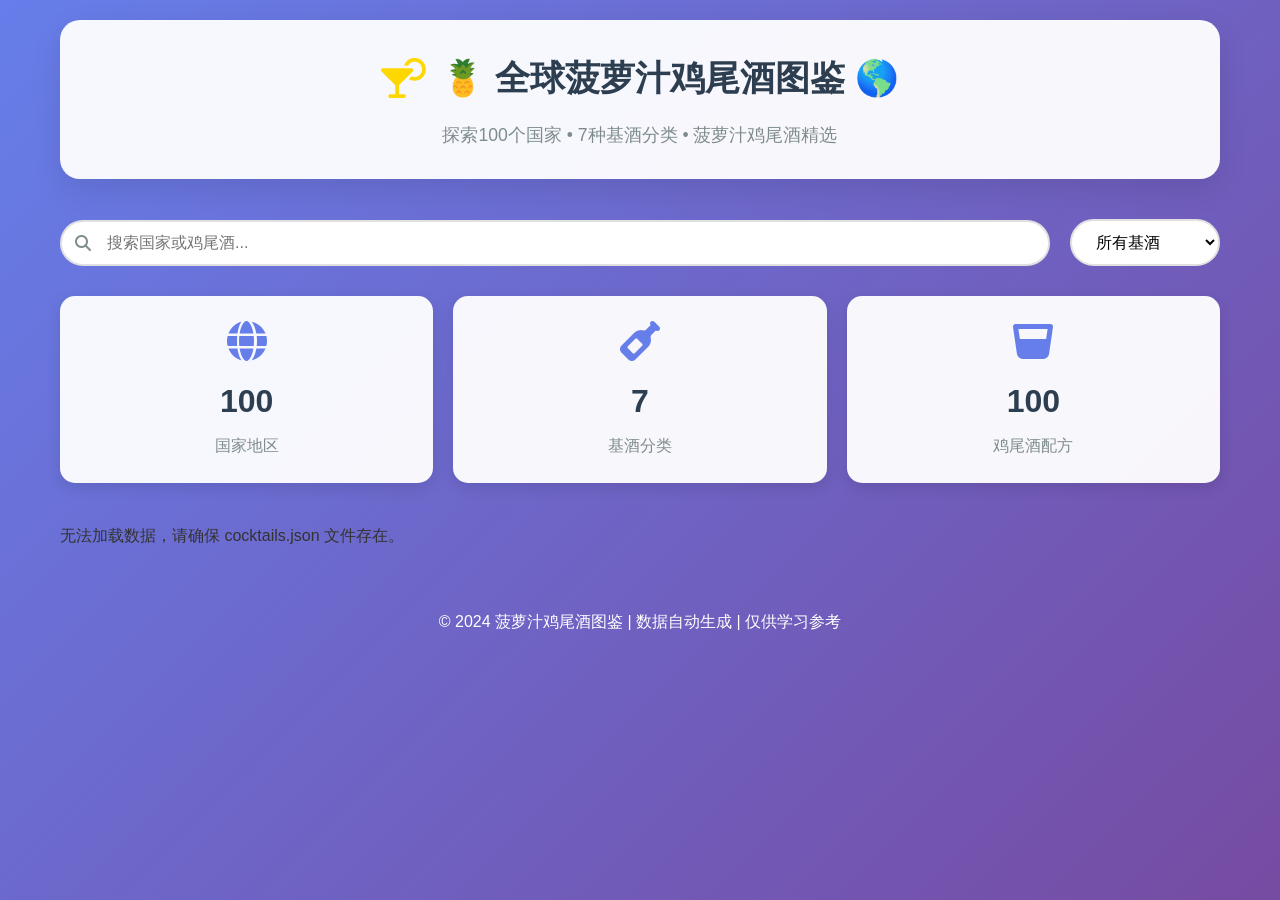
<file: index.html>
<!DOCTYPE html>
<html lang="zh-CN">
<head>
    <meta charset="UTF-8">
    <meta name="viewport" content="width=device-width, initial-scale=1.0">
    <title>全球菠萝汁鸡尾酒图鉴 - 100个国家精选</title>
    <link rel="stylesheet" href="styles.css">
    <link rel="stylesheet" href="https://cdnjs.cloudflare.com/ajax/libs/font-awesome/6.4.0/css/all.min.css">
</head>
<body>
    <div class="container">
        <header class="header">
            <div class="logo">
                <i class="fas fa-cocktail"></i>
                <h1>🍍 全球菠萝汁鸡尾酒图鉴 🌎</h1>
            </div>
            <p class="subtitle">探索100个国家 • 7种基酒分类 • 菠萝汁鸡尾酒精选</p>
        </header>

        <div class="controls">
            <div class="search-box">
                <input type="text" id="searchInput" placeholder="搜索国家或鸡尾酒...">
                <i class="fas fa-search"></i>
            </div>
            <div class="filters">
                <select id="categoryFilter">
                    <option value="all">所有基酒</option>
                    <option value="朗姆酒">朗姆酒</option>
                    <option value="龙舌兰酒">龙舌兰酒</option>
                    <option value="伏特加">伏特加</option>
                    <option value="金酒">金酒</option>
                    <option value="威士忌">威士忌</option>
                    <option value="白兰地">白兰地</option>
                </select>
            </div>
        </div>

        <div class="stats">
            <div class="stat-card">
                <i class="fas fa-globe"></i>
                <h3>100</h3>
                <p>国家地区</p>
            </div>
            <div class="stat-card">
                <i class="fas fa-wine-bottle"></i>
                <h3>7</h3>
                <p>基酒分类</p>
            </div>
            <div class="stat-card">
                <i class="fas fa-glass-whiskey"></i>
                <h3>100</h3>
                <p>鸡尾酒配方</p>
            </div>
        </div>

        <main class="cocktail-grid" id="cocktailContainer">
            <!-- 鸡尾酒卡片将通过JavaScript动态加载 -->
        </main>

        <footer>
            <p>© 2024 菠萝汁鸡尾酒图鉴 | 数据自动生成 | 仅供学习参考</p>
        </footer>
    </div>

    <script src="script.js"></script>
</body>
</html>
</file>
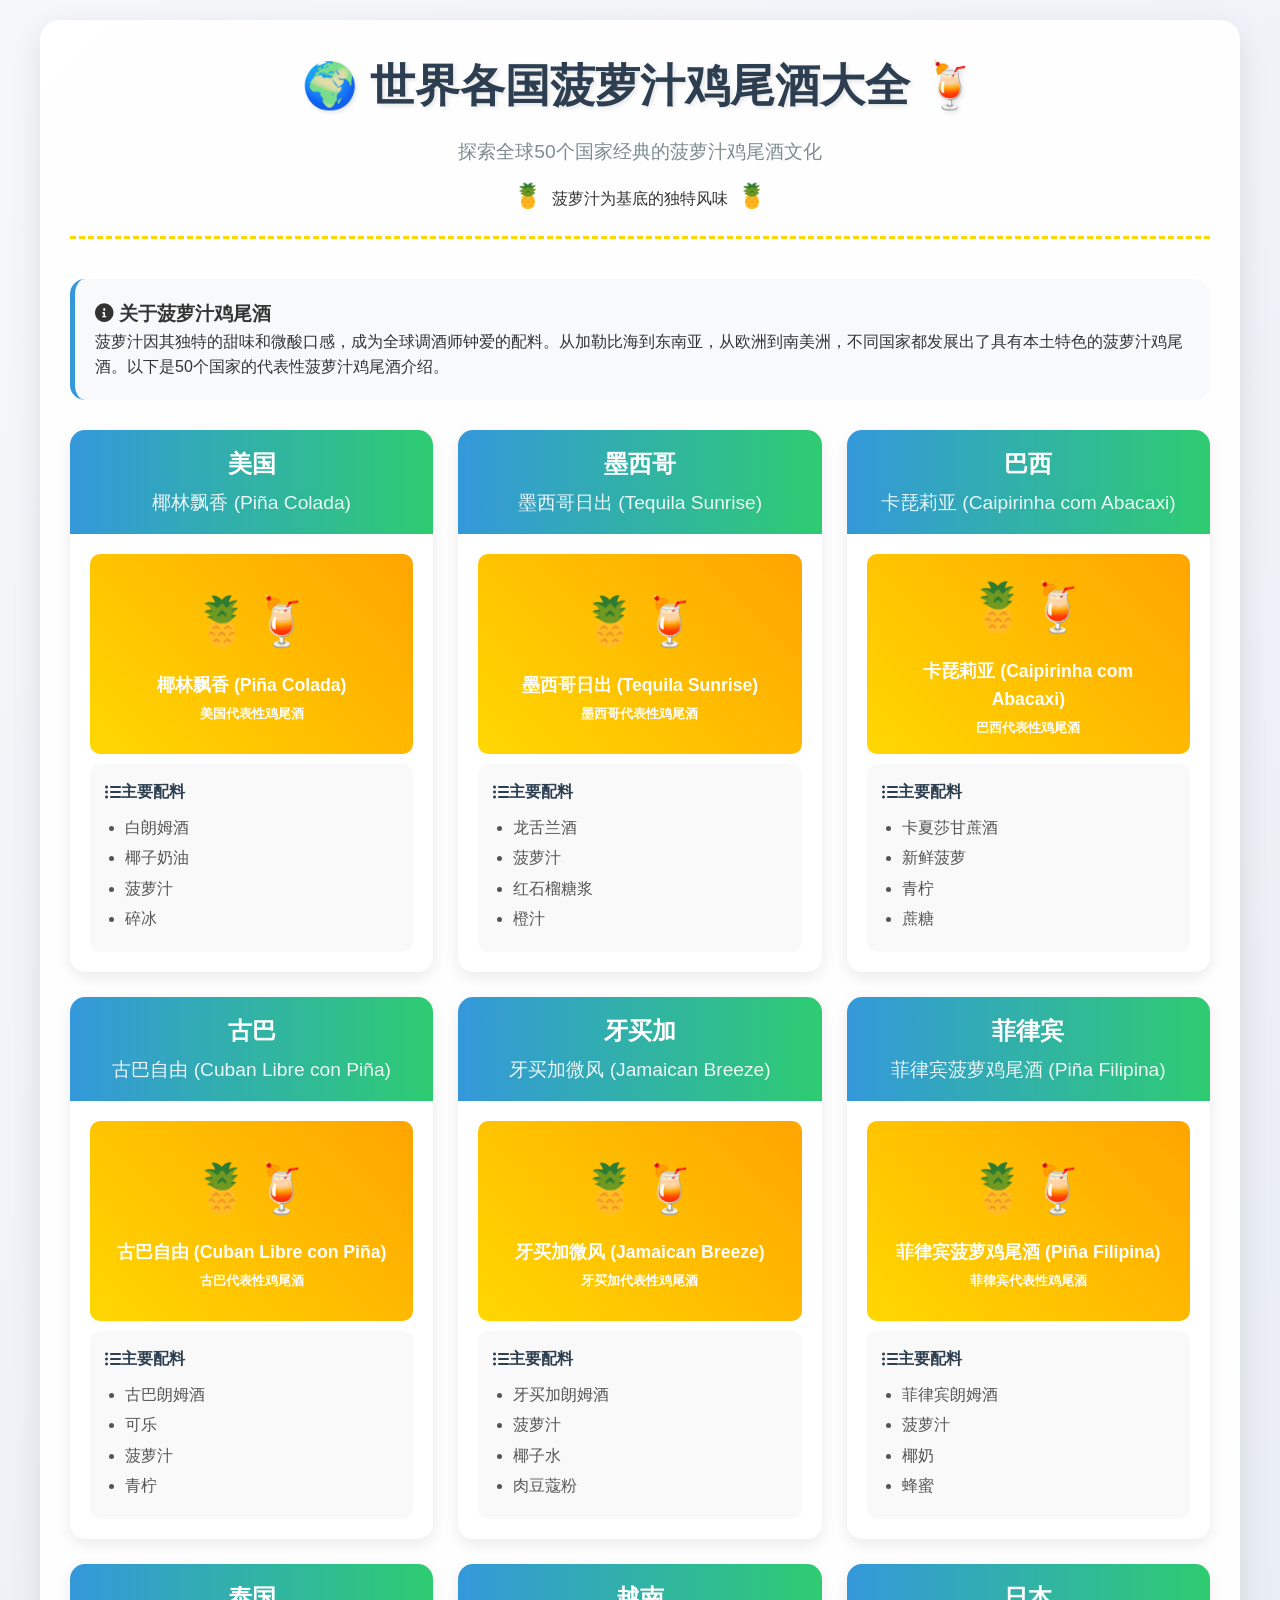
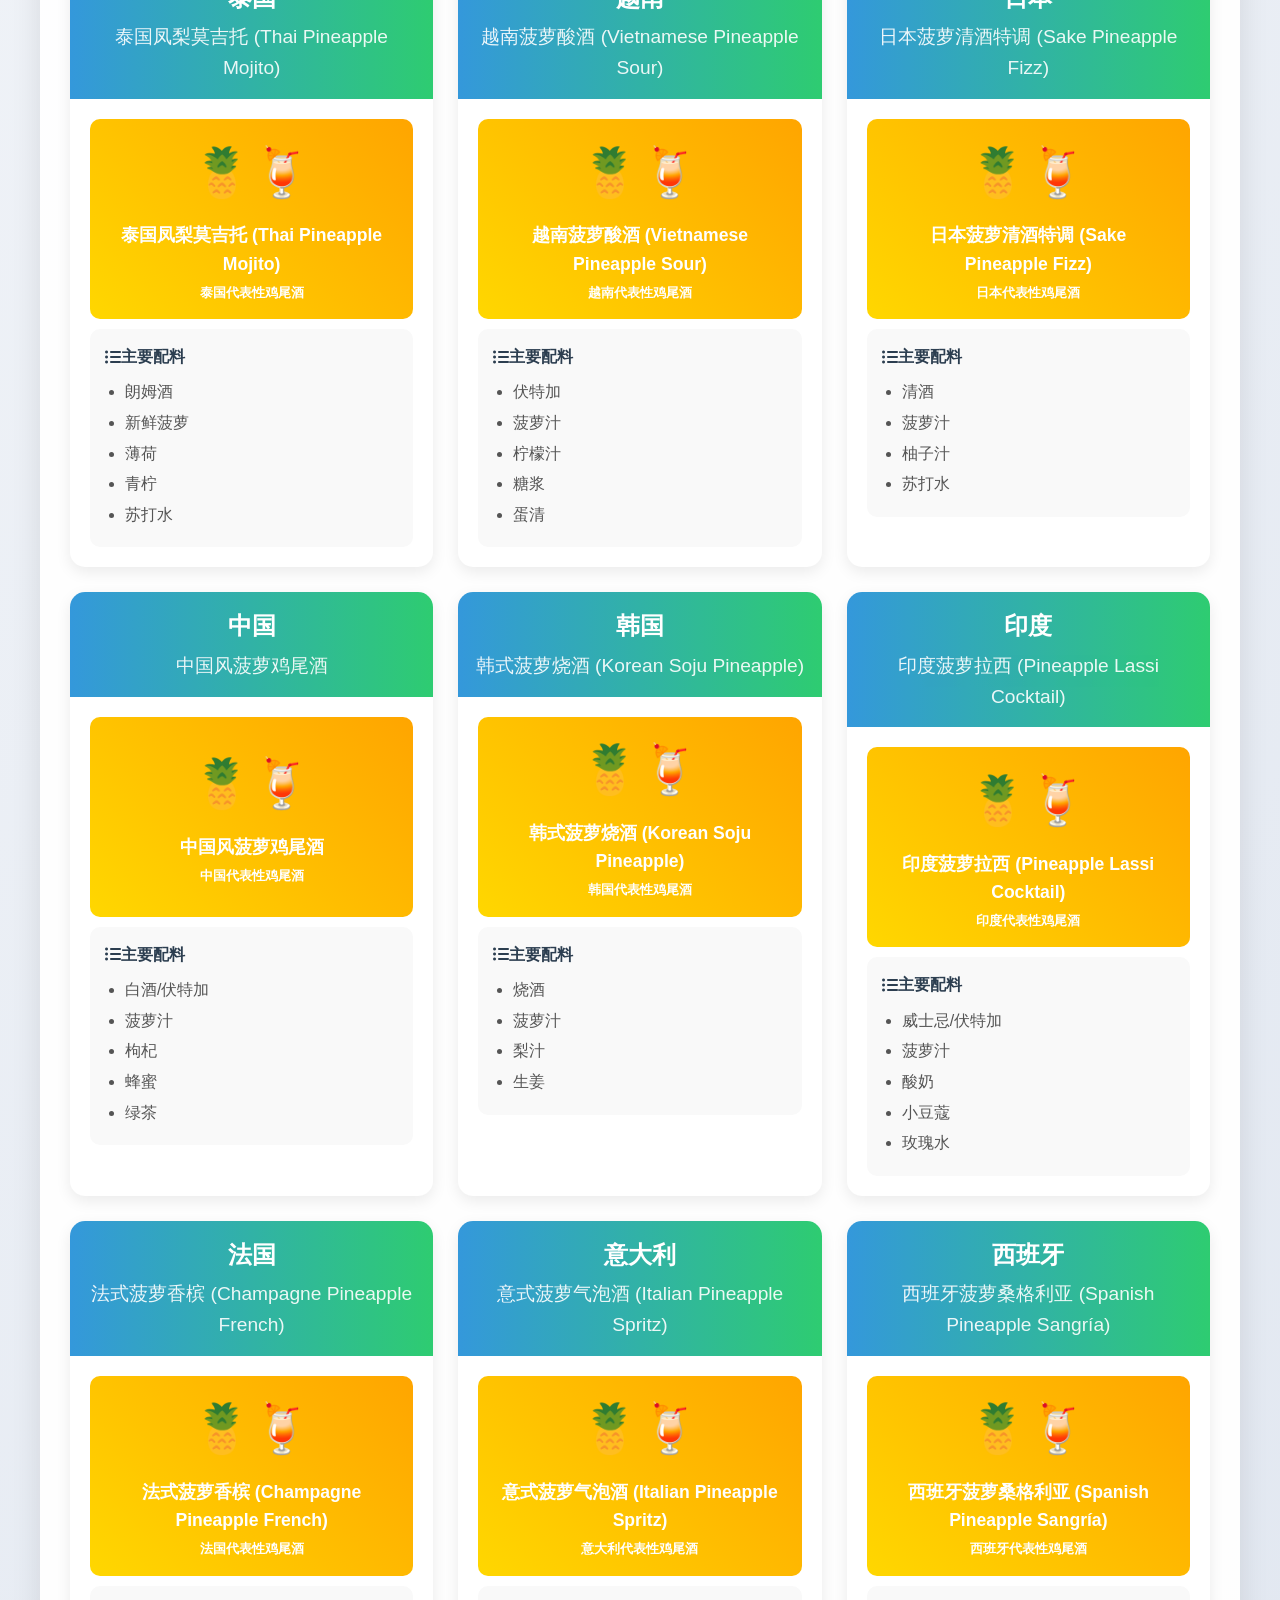
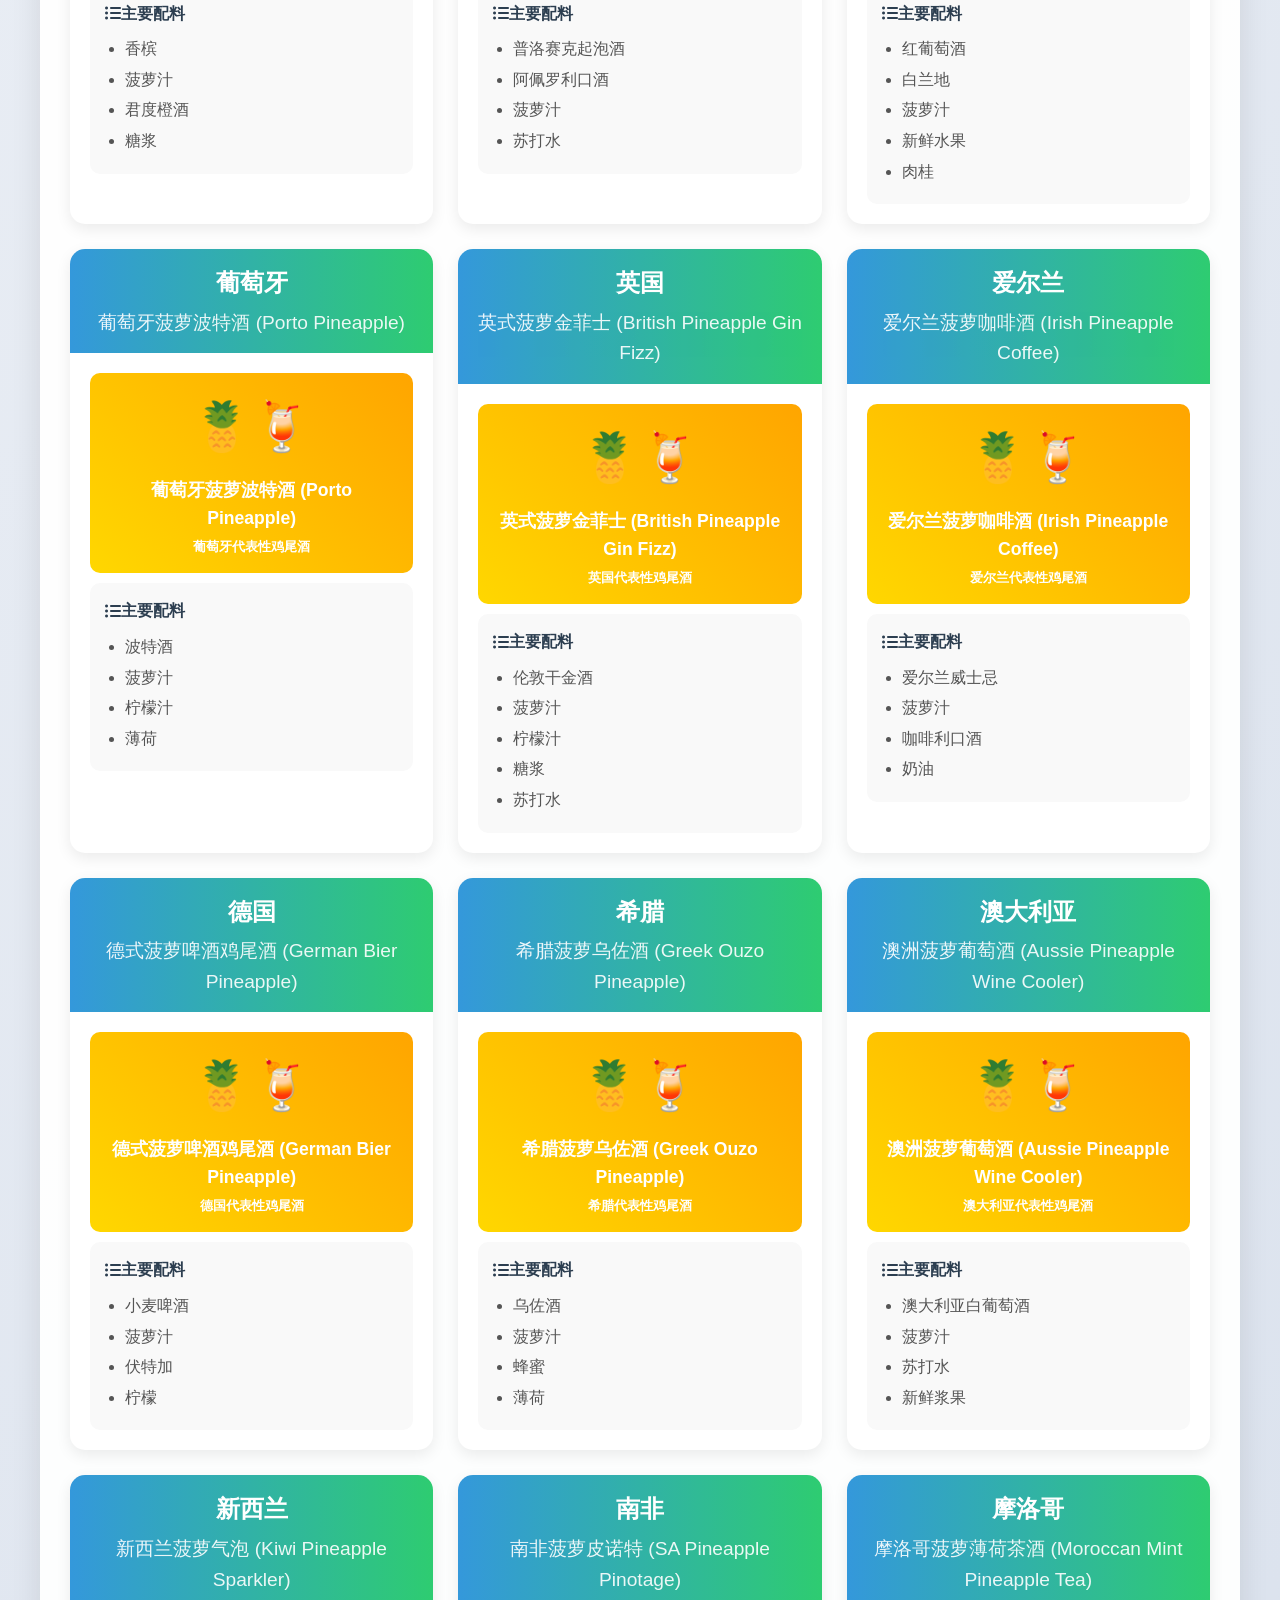
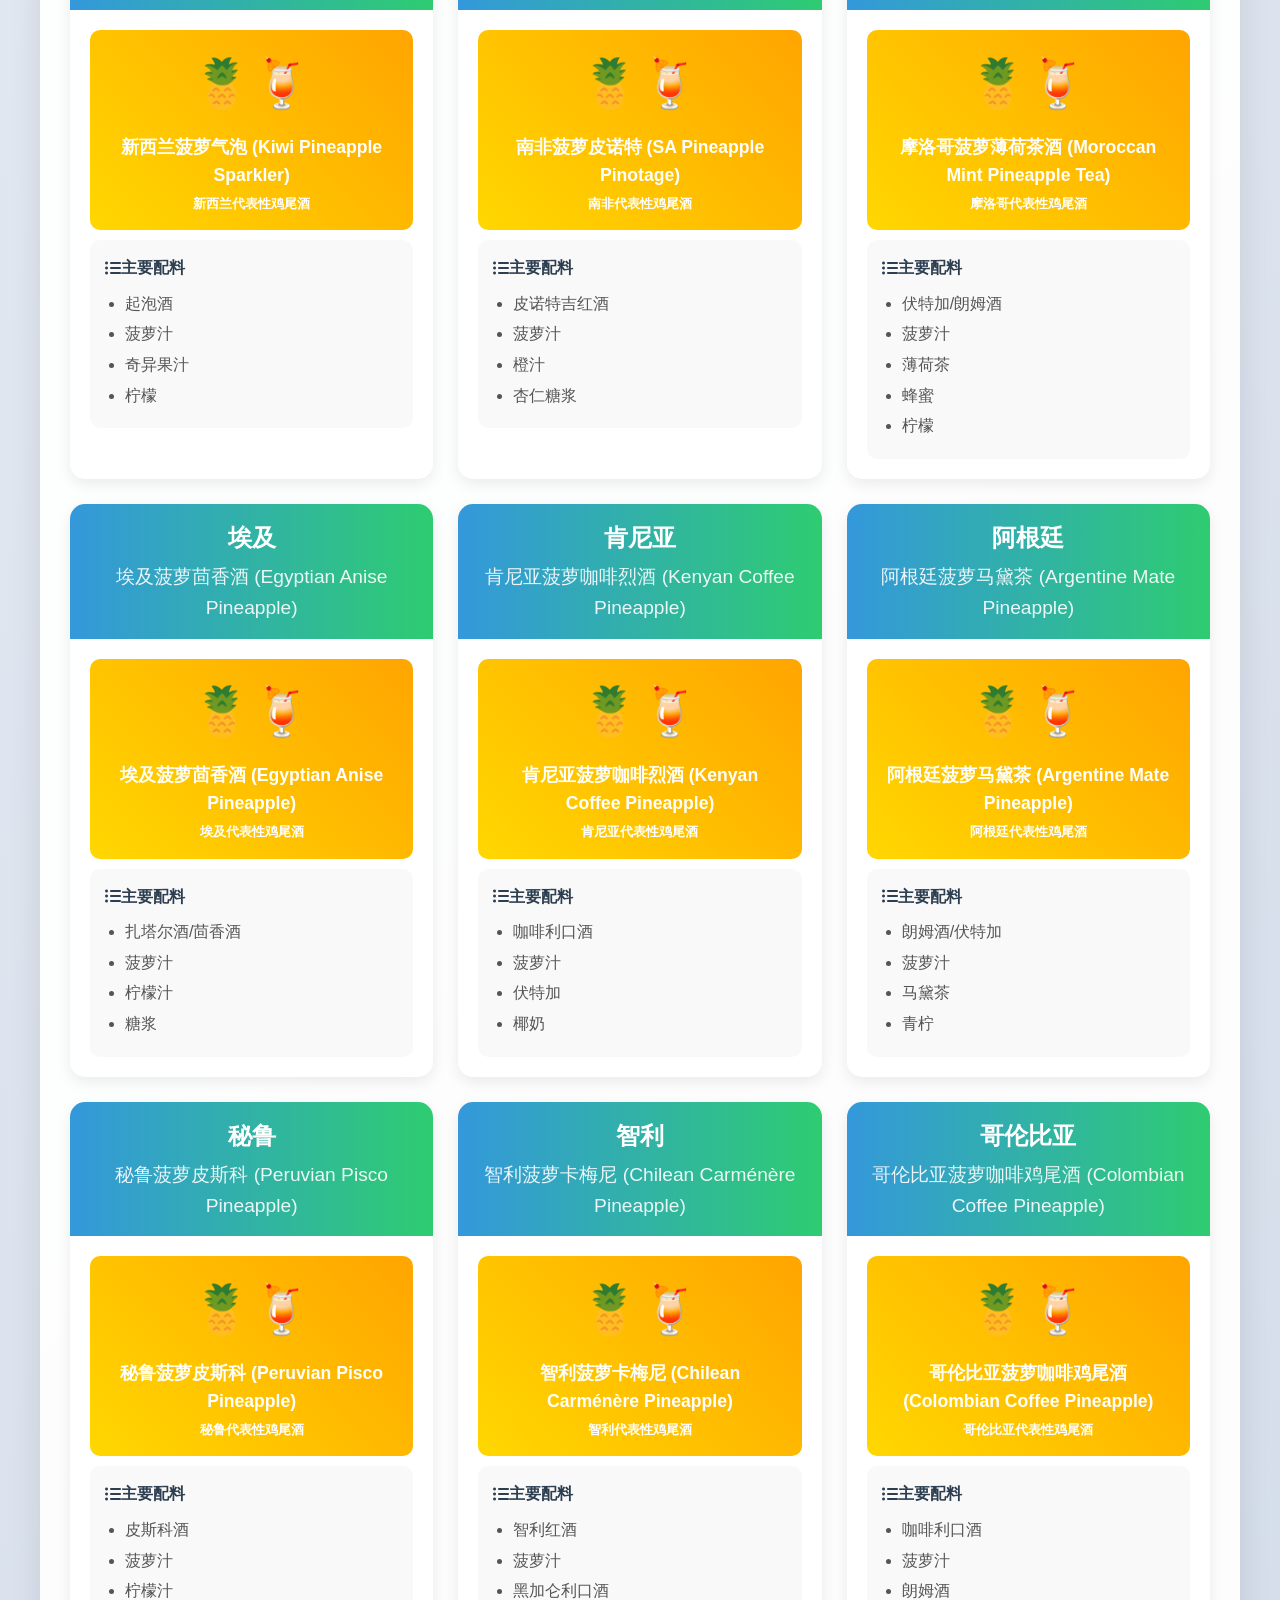
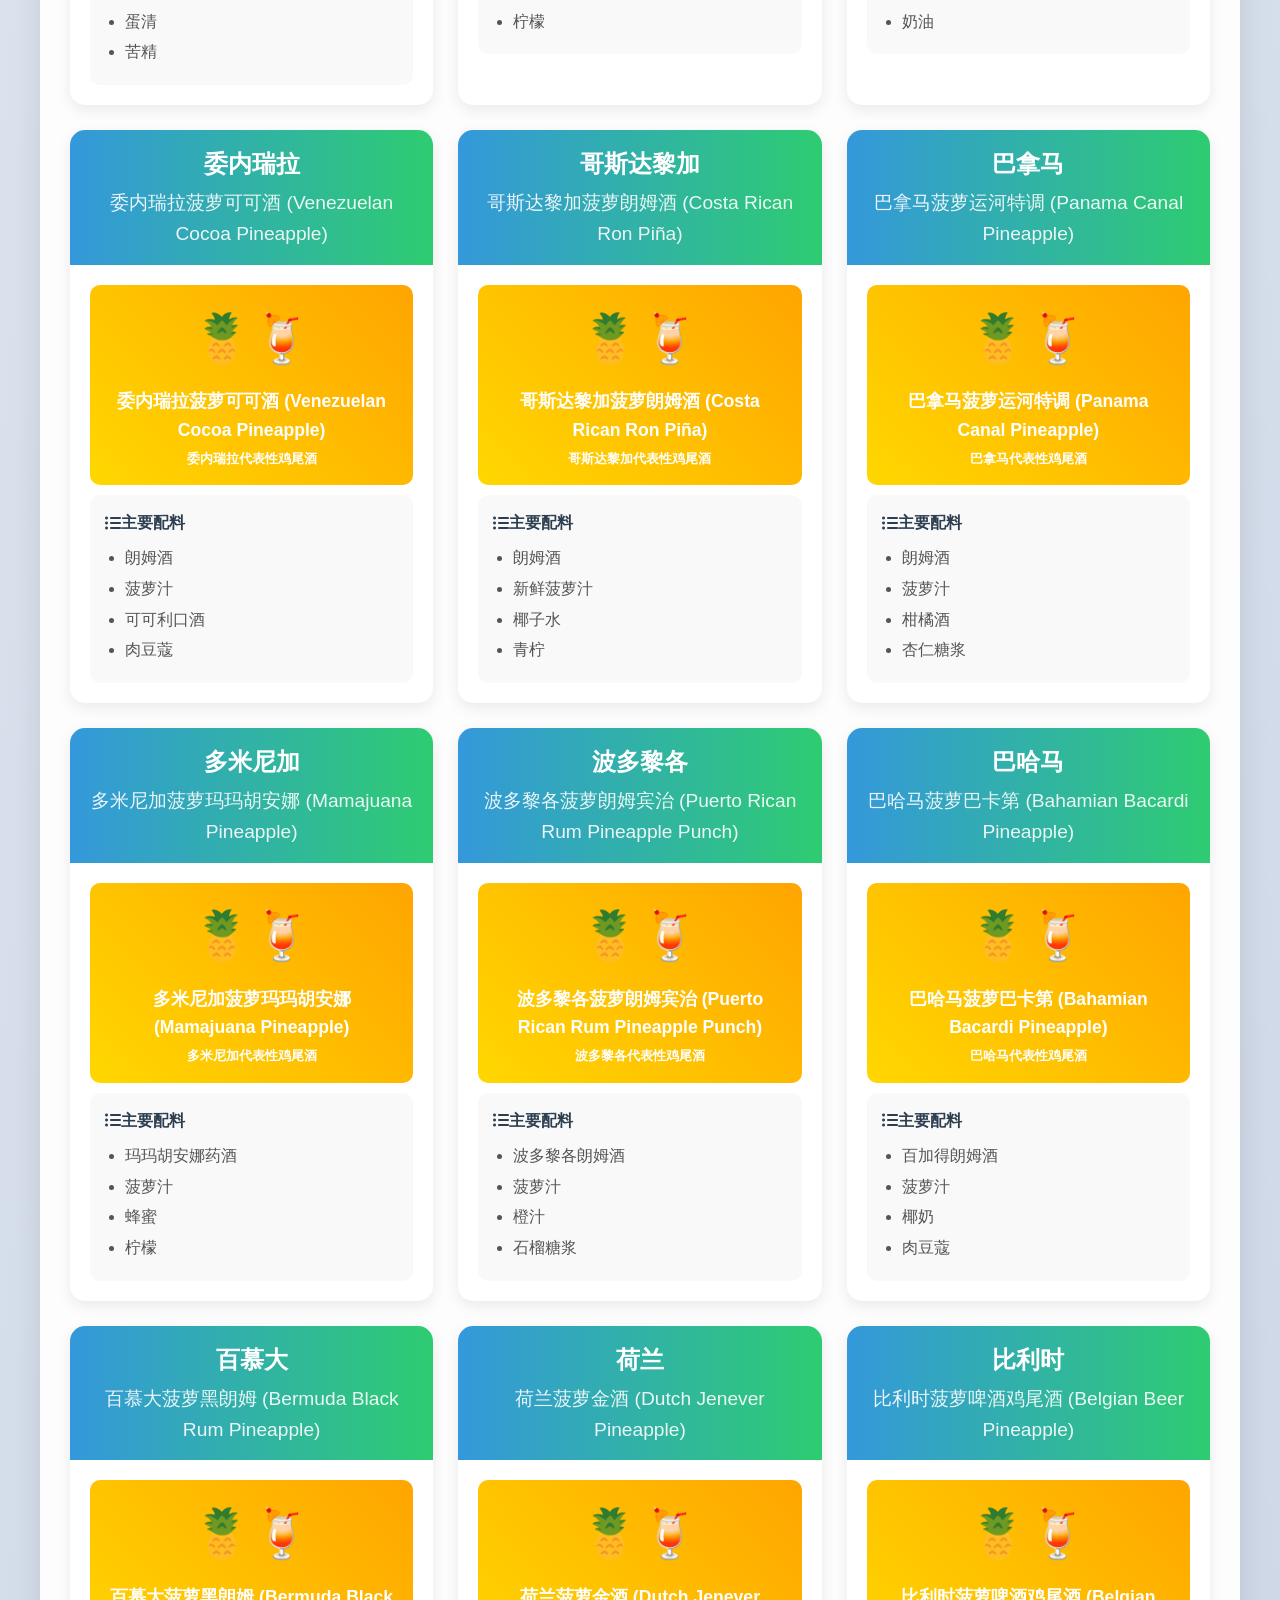
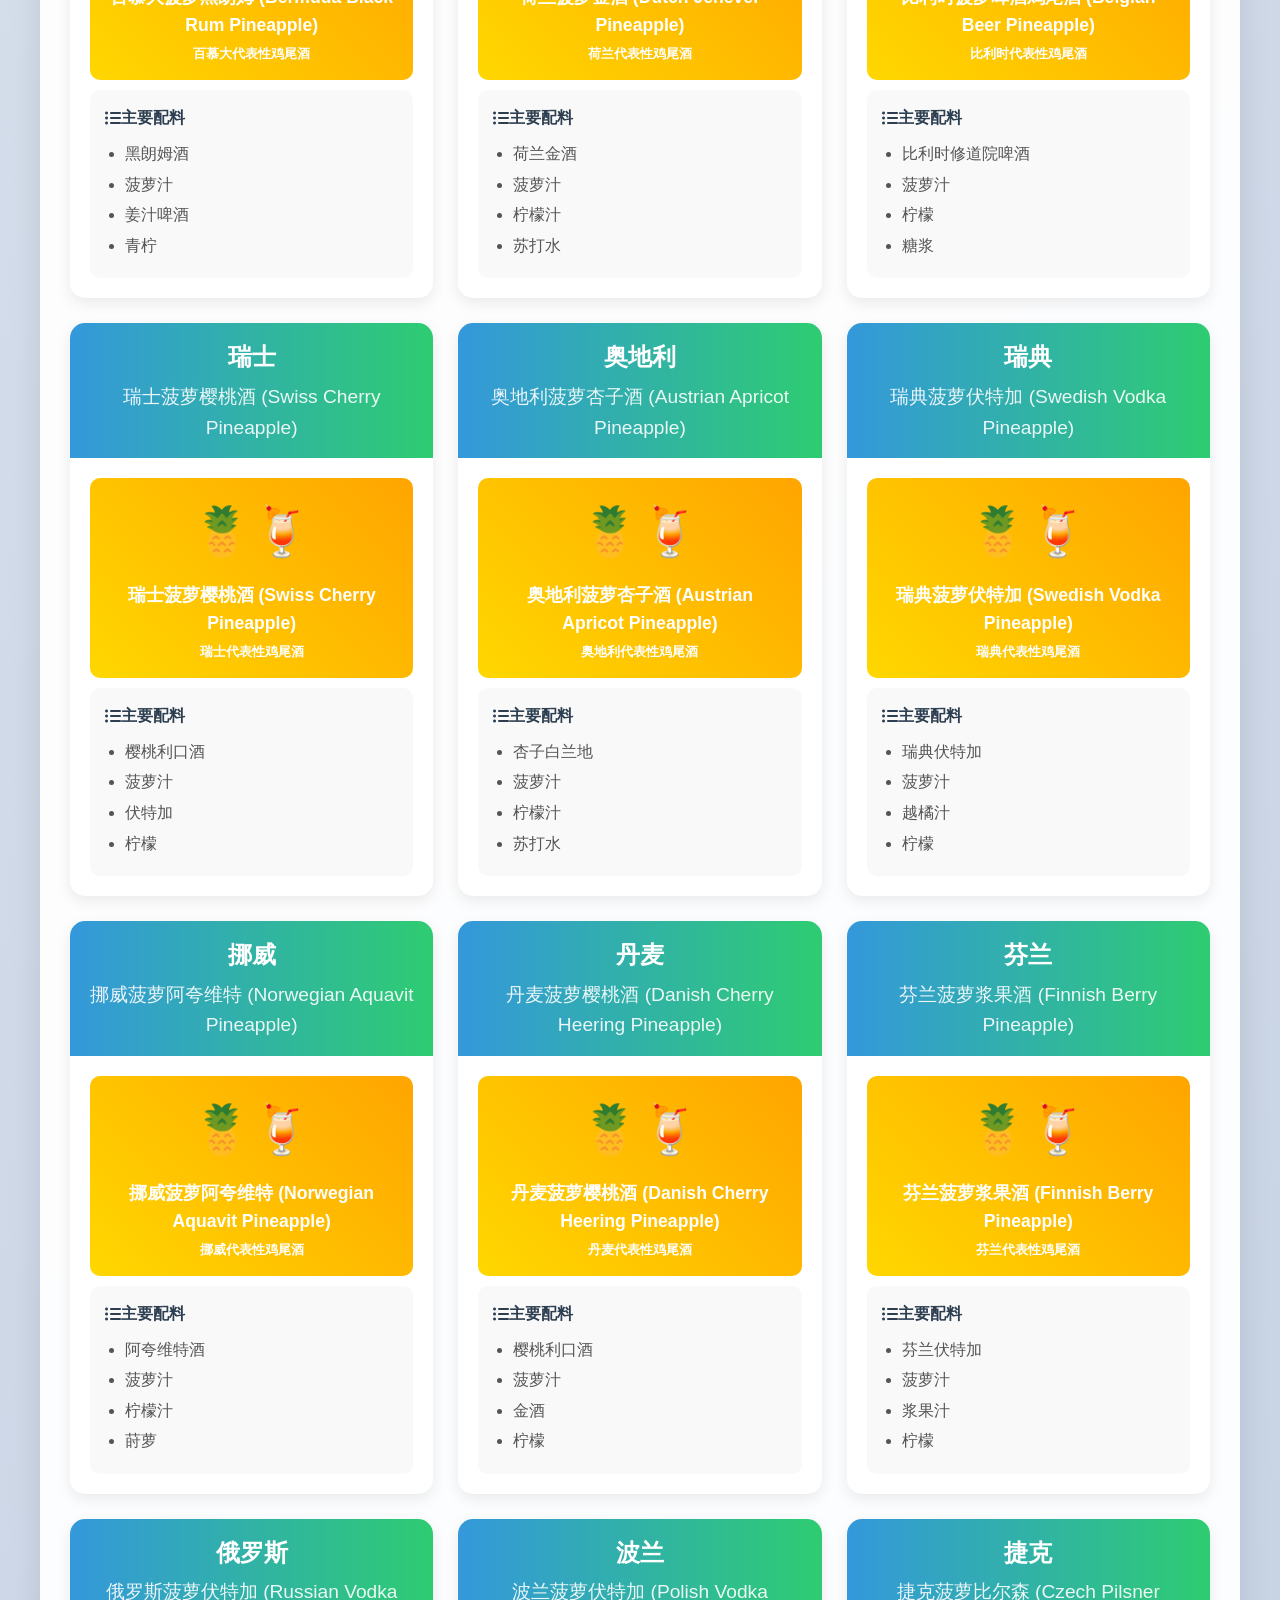
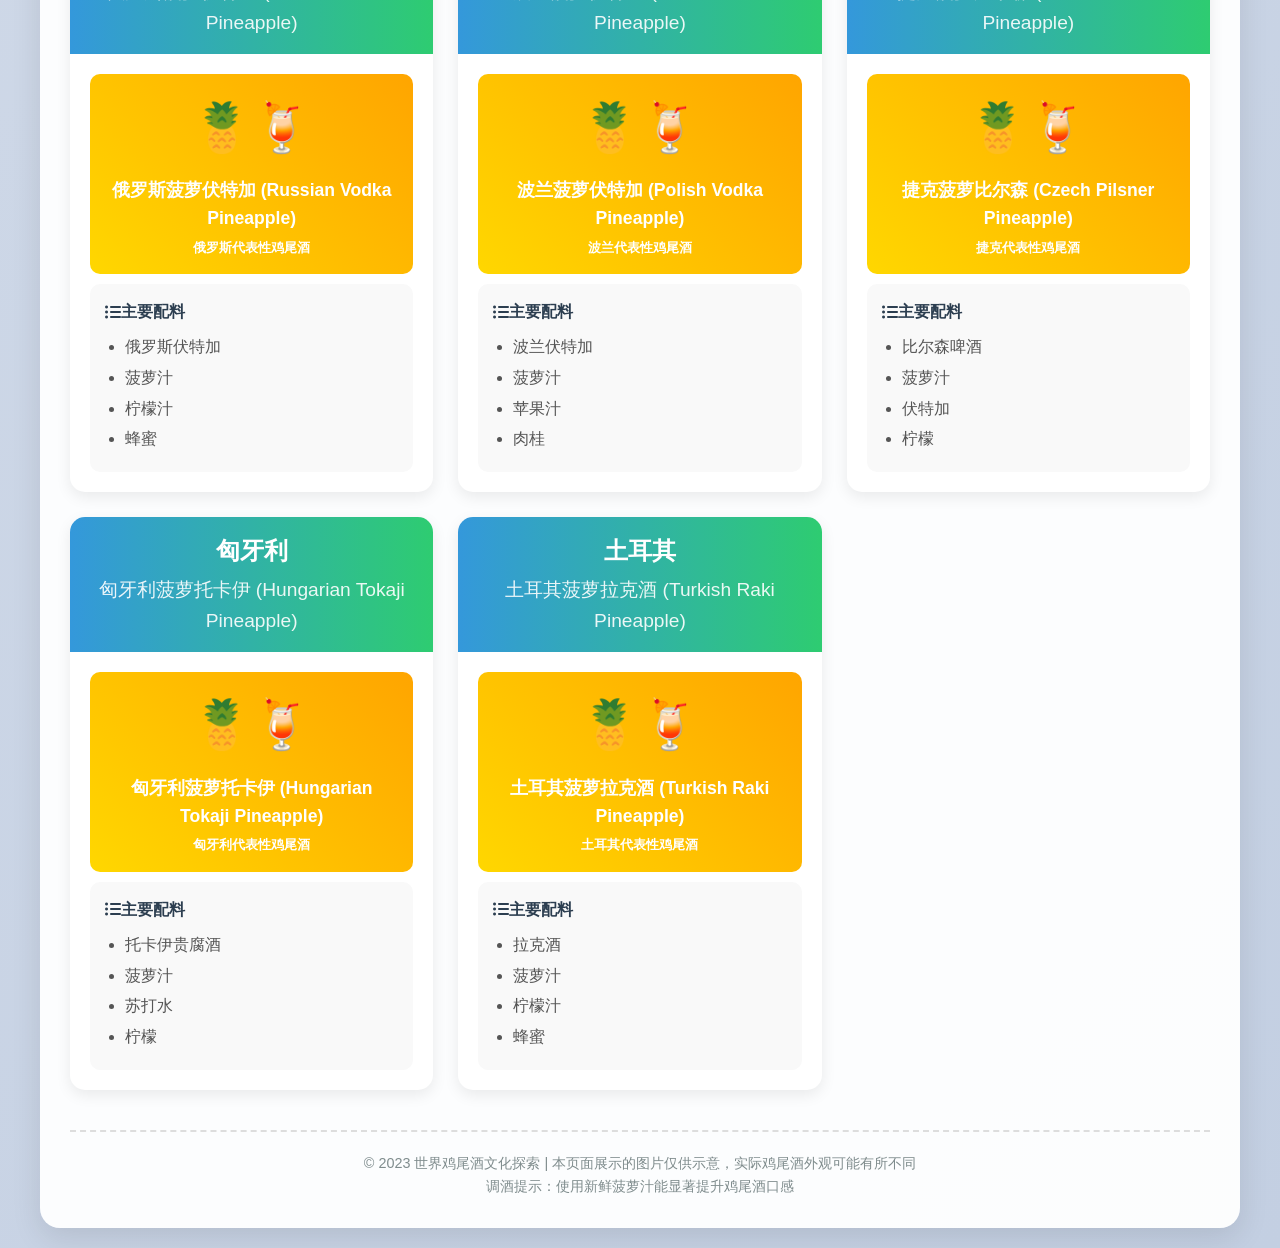
<file: pineapple_cocktails_around_world.html>
<!DOCTYPE html>
    <html lang="zh-CN">
    <head>
        <meta charset="UTF-8">
        <meta name="viewport" content="width=device-width, initial-scale=1.0">
        <title>世界各国菠萝汁鸡尾酒大全</title>
        <style>
            * {
                margin: 0;
                padding: 0;
                box-sizing: border-box;
                font-family: 'Arial', 'Microsoft YaHei', sans-serif;
            }

            body {
                background: linear-gradient(135deg, #f5f7fa 0%, #c3cfe2 100%);
                color: #333;
                line-height: 1.6;
                padding: 20px;
            }

            .container {
                max-width: 1200px;
                margin: 0 auto;
                background-color: rgba(255, 255, 255, 0.95);
                border-radius: 20px;
                box-shadow: 0 10px 30px rgba(0, 0, 0, 0.1);
                padding: 30px;
                overflow: hidden;
            }

            header {
                text-align: center;
                margin-bottom: 40px;
                padding-bottom: 20px;
                border-bottom: 3px dashed #FFD700;
            }

            h1 {
                color: #2c3e50;
                font-size: 2.8rem;
                margin-bottom: 15px;
                text-shadow: 2px 2px 4px rgba(0,0,0,0.1);
            }

            .subtitle {
                color: #7f8c8d;
                font-size: 1.2rem;
                margin-bottom: 10px;
            }

            .pineapple-icon {
                color: #FFD700;
                font-size: 1.5rem;
                margin: 0 5px;
            }

            .intro {
                background-color: #f8f9fa;
                padding: 20px;
                border-radius: 15px;
                margin-bottom: 30px;
                border-left: 5px solid #3498db;
            }

            .country-grid {
                display: grid;
                grid-template-columns: repeat(auto-fill, minmax(350px, 1fr));
                gap: 25px;
                margin-top: 30px;
            }

            .country-card {
                background: white;
                border-radius: 15px;
                overflow: hidden;
                box-shadow: 0 5px 15px rgba(0, 0, 0, 0.08);
                transition: transform 0.3s ease, box-shadow 0.3s ease;
            }

            .country-card:hover {
                transform: translateY(-10px);
                box-shadow: 0 15px 30px rgba(0, 0, 0, 0.15);
            }

            .card-header {
                background: linear-gradient(90deg, #3498db, #2ecc71);
                color: white;
                padding: 15px;
                text-align: center;
            }

            .country-name {
                font-size: 1.5rem;
                font-weight: bold;
                margin-bottom: 5px;
            }

            .cocktail-name {
                font-size: 1.2rem;
                opacity: 0.9;
            }

            .card-content {
                padding: 20px;
            }

            .cocktail-image {
                width: 100%;
                height: 200px;
                object-fit: cover;
                border-radius: 10px;
                margin-bottom: 15px;
                border: 3px solid #f1f1f1;
            }

            .ingredients {
                background-color: #f9f9f9;
                padding: 15px;
                border-radius: 10px;
                margin-top: 10px;
            }

            .ingredients h4 {
                color: #2c3e50;
                margin-bottom: 10px;
                display: flex;
                align-items: center;
            }

            .ingredients ul {
                padding-left: 20px;
            }

            .ingredients li {
                margin-bottom: 5px;
                color: #555;
            }

            .placeholder-img {
                width: 100%;
                height: 200px;
                background: linear-gradient(45deg, #FFD700, #FFA500);
                border-radius: 10px;
                display: flex;
                flex-direction: column;
                justify-content: center;
                align-items: center;
                color: white;
                font-weight: bold;
                font-size: 1.1rem;
                text-align: center;
                padding: 20px;
            }

            .placeholder-icon {
                font-size: 3rem;
                margin-bottom: 10px;
            }

            footer {
                text-align: center;
                margin-top: 40px;
                padding-top: 20px;
                border-top: 2px dashed #ddd;
                color: #7f8c8d;
                font-size: 0.9rem;
            }

            @media (max-width: 768px) {
                .country-grid {
                    grid-template-columns: 1fr;
                }

                h1 {
                    font-size: 2rem;
                }
            }
        </style>
        <link rel="stylesheet" href="https://cdnjs.cloudflare.com/ajax/libs/font-awesome/6.0.0/css/all.min.css">
    </head>
    <body>
        <div class="container">
            <header>
                <h1>🌍 世界各国菠萝汁鸡尾酒大全 🍹</h1>
                <p class="subtitle">探索全球50个国家经典的菠萝汁鸡尾酒文化</p>
                <p><span class="pineapple-icon">🍍</span> 菠萝汁为基底的独特风味 <span class="pineapple-icon">🍍</span></p>
            </header>

            <section class="intro">
                <h3><i class="fas fa-info-circle"></i> 关于菠萝汁鸡尾酒</h3>
                <p>菠萝汁因其独特的甜味和微酸口感，成为全球调酒师钟爱的配料。从加勒比海到东南亚，从欧洲到南美洲，不同国家都发展出了具有本土特色的菠萝汁鸡尾酒。以下是50个国家的代表性菠萝汁鸡尾酒介绍。</p>
            </section>

            <div class="country-grid" id="cocktailGrid">
                <!-- 鸡尾酒卡片将通过JavaScript动态生成 -->
            </div>

            <footer>
                <p>© 2023 世界鸡尾酒文化探索 | 本页面展示的图片仅供示意，实际鸡尾酒外观可能有所不同</p>
                <p>调酒提示：使用新鲜菠萝汁能显著提升鸡尾酒口感</p>
            </footer>
        </div>

        <script>
            // 各国菠萝汁鸡尾酒数据
            const cocktailData = [
                {country: "美国", cocktail: "椰林飘香 (Piña Colada)", ingredients: ["白朗姆酒", "椰子奶油", "菠萝汁", "碎冰"]},
                {country: "墨西哥", cocktail: "墨西哥日出 (Tequila Sunrise)", ingredients: ["龙舌兰酒", "菠萝汁", "红石榴糖浆", "橙汁"]},
                {country: "巴西", cocktail: "卡琵莉亚 (Caipirinha com Abacaxi)", ingredients: ["卡夏莎甘蔗酒", "新鲜菠萝", "青柠", "蔗糖"]},
                {country: "古巴", cocktail: "古巴自由 (Cuban Libre con Piña)", ingredients: ["古巴朗姆酒", "可乐", "菠萝汁", "青柠"]},
                {country: "牙买加", cocktail: "牙买加微风 (Jamaican Breeze)", ingredients: ["牙买加朗姆酒", "菠萝汁", "椰子水", "肉豆蔻粉"]},
                {country: "菲律宾", cocktail: "菲律宾菠萝鸡尾酒 (Piña Filipina)", ingredients: ["菲律宾朗姆酒", "菠萝汁", "椰奶", "蜂蜜"]},
                {country: "泰国", cocktail: "泰国凤梨莫吉托 (Thai Pineapple Mojito)", ingredients: ["朗姆酒", "新鲜菠萝", "薄荷", "青柠", "苏打水"]},
                {country: "越南", cocktail: "越南菠萝酸酒 (Vietnamese Pineapple Sour)", ingredients: ["伏特加", "菠萝汁", "柠檬汁", "糖浆", "蛋清"]},
                {country: "日本", cocktail: "日本菠萝清酒特调 (Sake Pineapple Fizz)", ingredients: ["清酒", "菠萝汁", "柚子汁", "苏打水"]},
                {country: "中国", cocktail: "中国风菠萝鸡尾酒", ingredients: ["白酒/伏特加", "菠萝汁", "枸杞", "蜂蜜", "绿茶"]},
                {country: "韩国", cocktail: "韩式菠萝烧酒 (Korean Soju Pineapple)", ingredients: ["烧酒", "菠萝汁", "梨汁", "生姜"]},
                {country: "印度", cocktail: "印度菠萝拉西 (Pineapple Lassi Cocktail)", ingredients: ["威士忌/伏特加", "菠萝汁", "酸奶", "小豆蔻", "玫瑰水"]},
                {country: "法国", cocktail: "法式菠萝香槟 (Champagne Pineapple French)", ingredients: ["香槟", "菠萝汁", "君度橙酒", "糖浆"]},
                {country: "意大利", cocktail: "意式菠萝气泡酒 (Italian Pineapple Spritz)", ingredients: ["普洛赛克起泡酒", "阿佩罗利口酒", "菠萝汁", "苏打水"]},
                {country: "西班牙", cocktail: "西班牙菠萝桑格利亚 (Spanish Pineapple Sangría)", ingredients: ["红葡萄酒", "白兰地", "菠萝汁", "新鲜水果", "肉桂"]},
                {country: "葡萄牙", cocktail: "葡萄牙菠萝波特酒 (Porto Pineapple)", ingredients: ["波特酒", "菠萝汁", "柠檬汁", "薄荷"]},
                {country: "英国", cocktail: "英式菠萝金菲士 (British Pineapple Gin Fizz)", ingredients: ["伦敦干金酒", "菠萝汁", "柠檬汁", "糖浆", "苏打水"]},
                {country: "爱尔兰", cocktail: "爱尔兰菠萝咖啡酒 (Irish Pineapple Coffee)", ingredients: ["爱尔兰威士忌", "菠萝汁", "咖啡利口酒", "奶油"]},
                {country: "德国", cocktail: "德式菠萝啤酒鸡尾酒 (German Bier Pineapple)", ingredients: ["小麦啤酒", "菠萝汁", "伏特加", "柠檬"]},
                {country: "希腊", cocktail: "希腊菠萝乌佐酒 (Greek Ouzo Pineapple)", ingredients: ["乌佐酒", "菠萝汁", "蜂蜜", "薄荷"]},
                {country: "澳大利亚", cocktail: "澳洲菠萝葡萄酒 (Aussie Pineapple Wine Cooler)", ingredients: ["澳大利亚白葡萄酒", "菠萝汁", "苏打水", "新鲜浆果"]},
                {country: "新西兰", cocktail: "新西兰菠萝气泡 (Kiwi Pineapple Sparkler)", ingredients: ["起泡酒", "菠萝汁", "奇异果汁", "柠檬"]},
                {country: "南非", cocktail: "南非菠萝皮诺特 (SA Pineapple Pinotage)", ingredients: ["皮诺特吉红酒", "菠萝汁", "橙汁", "杏仁糖浆"]},
                {country: "摩洛哥", cocktail: "摩洛哥菠萝薄荷茶酒 (Moroccan Mint Pineapple Tea)", ingredients: ["伏特加/朗姆酒", "菠萝汁", "薄荷茶", "蜂蜜", "柠檬"]},
                {country: "埃及", cocktail: "埃及菠萝茴香酒 (Egyptian Anise Pineapple)", ingredients: ["扎塔尔酒/茴香酒", "菠萝汁", "柠檬汁", "糖浆"]},
                {country: "肯尼亚", cocktail: "肯尼亚菠萝咖啡烈酒 (Kenyan Coffee Pineapple)", ingredients: ["咖啡利口酒", "菠萝汁", "伏特加", "椰奶"]},
                {country: "阿根廷", cocktail: "阿根廷菠萝马黛茶 (Argentine Mate Pineapple)", ingredients: ["朗姆酒/伏特加", "菠萝汁", "马黛茶", "青柠"]},
                {country: "秘鲁", cocktail: "秘鲁菠萝皮斯科 (Peruvian Pisco Pineapple)", ingredients: ["皮斯科酒", "菠萝汁", "柠檬汁", "蛋清", "苦精"]},
                {country: "智利", cocktail: "智利菠萝卡梅尼 (Chilean Carménère Pineapple)", ingredients: ["智利红酒", "菠萝汁", "黑加仑利口酒", "柠檬"]},
                {country: "哥伦比亚", cocktail: "哥伦比亚菠萝咖啡鸡尾酒 (Colombian Coffee Pineapple)", ingredients: ["咖啡利口酒", "菠萝汁", "朗姆酒", "奶油"]},
                {country: "委内瑞拉", cocktail: "委内瑞拉菠萝可可酒 (Venezuelan Cocoa Pineapple)", ingredients: ["朗姆酒", "菠萝汁", "可可利口酒", "肉豆蔻"]},
                {country: "哥斯达黎加", cocktail: "哥斯达黎加菠萝朗姆酒 (Costa Rican Ron Piña)", ingredients: ["朗姆酒", "新鲜菠萝汁", "椰子水", "青柠"]},
                {country: "巴拿马", cocktail: "巴拿马菠萝运河特调 (Panama Canal Pineapple)", ingredients: ["朗姆酒", "菠萝汁", "柑橘酒", "杏仁糖浆"]},
                {country: "多米尼加", cocktail: "多米尼加菠萝玛玛胡安娜 (Mamajuana Pineapple)", ingredients: ["玛玛胡安娜药酒", "菠萝汁", "蜂蜜", "柠檬"]},
                {country: "波多黎各", cocktail: "波多黎各菠萝朗姆宾治 (Puerto Rican Rum Pineapple Punch)", ingredients: ["波多黎各朗姆酒", "菠萝汁", "橙汁", "石榴糖浆"]},
                {country: "巴哈马", cocktail: "巴哈马菠萝巴卡第 (Bahamian Bacardi Pineapple)", ingredients: ["百加得朗姆酒", "菠萝汁", "椰奶", "肉豆蔻"]},
                {country: "百慕大", cocktail: "百慕大菠萝黑朗姆 (Bermuda Black Rum Pineapple)", ingredients: ["黑朗姆酒", "菠萝汁", "姜汁啤酒", "青柠"]},
                {country: "荷兰", cocktail: "荷兰菠萝金酒 (Dutch Jenever Pineapple)", ingredients: ["荷兰金酒", "菠萝汁", "柠檬汁", "苏打水"]},
                {country: "比利时", cocktail: "比利时菠萝啤酒鸡尾酒 (Belgian Beer Pineapple)", ingredients: ["比利时修道院啤酒", "菠萝汁", "柠檬", "糖浆"]},
                {country: "瑞士", cocktail: "瑞士菠萝樱桃酒 (Swiss Cherry Pineapple)", ingredients: ["樱桃利口酒", "菠萝汁", "伏特加", "柠檬"]},
                {country: "奥地利", cocktail: "奥地利菠萝杏子酒 (Austrian Apricot Pineapple)", ingredients: ["杏子白兰地", "菠萝汁", "柠檬汁", "苏打水"]},
                {country: "瑞典", cocktail: "瑞典菠萝伏特加 (Swedish Vodka Pineapple)", ingredients: ["瑞典伏特加", "菠萝汁", "越橘汁", "柠檬"]},
                {country: "挪威", cocktail: "挪威菠萝阿夸维特 (Norwegian Aquavit Pineapple)", ingredients: ["阿夸维特酒", "菠萝汁", "柠檬汁", "莳萝"]},
                {country: "丹麦", cocktail: "丹麦菠萝樱桃酒 (Danish Cherry Heering Pineapple)", ingredients: ["樱桃利口酒", "菠萝汁", "金酒", "柠檬"]},
                {country: "芬兰", cocktail: "芬兰菠萝浆果酒 (Finnish Berry Pineapple)", ingredients: ["芬兰伏特加", "菠萝汁", "浆果汁", "柠檬"]},
                {country: "俄罗斯", cocktail: "俄罗斯菠萝伏特加 (Russian Vodka Pineapple)", ingredients: ["俄罗斯伏特加", "菠萝汁", "柠檬汁", "蜂蜜"]},
                {country: "波兰", cocktail: "波兰菠萝伏特加 (Polish Vodka Pineapple)", ingredients: ["波兰伏特加", "菠萝汁", "苹果汁", "肉桂"]},
                {country: "捷克", cocktail: "捷克菠萝比尔森 (Czech Pilsner Pineapple)", ingredients: ["比尔森啤酒", "菠萝汁", "伏特加", "柠檬"]},
                {country: "匈牙利", cocktail: "匈牙利菠萝托卡伊 (Hungarian Tokaji Pineapple)", ingredients: ["托卡伊贵腐酒", "菠萝汁", "苏打水", "柠檬"]},
                {country: "土耳其", cocktail: "土耳其菠萝拉克酒 (Turkish Raki Pineapple)", ingredients: ["拉克酒", "菠萝汁", "柠檬汁", "蜂蜜"]}
            ];

            // 图片URL数组 (使用免费鸡尾酒图片占位服务)
            const imageUrls = [
                "https://images.unsplash.com/photo-1514362545857-3bc16c4c7d1b?w=400&h=300&fit=crop",
                "https://images.unsplash.com/photo-1536935338788-846bb9981813?w-400&h=300&fit=crop",
                "https://images.unsplash.com/photo-1551751299-1b51cab2694c?w=400&h=300&fit=crop",
                "https://images.unsplash.com/photo-1575023782549-62ca0d244b39?w=400&h=300&fit=crop",
                "https://images.unsplash.com/photo-1551538827-9c037cb4f32a?w=400&h=300&fit=crop",
                "https://images.unsplash.com/photo-1514361892635-6b07e31e75f9?w=400&h=300&fit=crop",
                "https://images.unsplash.com/photo-1560512823-829485b8bf24?w=400&h=300&fit=crop",
                "https://images.unsplash.com/photo-1569929238190-869826b1bb05?w=400&h=300&fit=crop",
                "https://images.unsplash.com/photo-1573555206292-9c4ae5ee7557?w=400&h=300&fit=crop",
                "https://images.unsplash.com/photo-1513558161293-cdaf765ed2fd?w=400&h=300&fit=crop"
            ];

            // 生成鸡尾酒卡片
            function generateCocktailCards() {
                const grid = document.getElementById('cocktailGrid');
                grid.innerHTML = '';

                cocktailData.forEach((item, index) => {
                    // 循环使用图片
                    const imgUrl = imageUrls[index % imageUrls.length];

                    const card = document.createElement('div');
                    card.className = 'country-card';

                    card.innerHTML = `
                        <div class="card-header">
                            <div class="country-name">${item.country}</div>
                            <div class="cocktail-name">${item.cocktail}</div>
                        </div>
                        <div class="card-content">
                            <div class="placeholder-img">
                                <div class="placeholder-icon">🍍🍹</div>
                                <div>${item.cocktail}</div>
                                <div style="font-size:0.8rem;margin-top:5px;">${item.country}代表性鸡尾酒</div>
                            </div>
                            <div class="ingredients">
                                <h4><i class="fas fa-list-ul"></i> 主要配料</h4>
                                <ul>
                                    ${item.ingredients.map(ing => `<li>${ing}</li>`).join('')}
                                </ul>
                            </div>
                        </div>
                    `;

                    grid.appendChild(card);
                });
            }

            // 页面加载完成后生成卡片
            document.addEventListener('DOMContentLoaded', generateCocktailCards);
        </script>
    </body>
    </html>
</file>
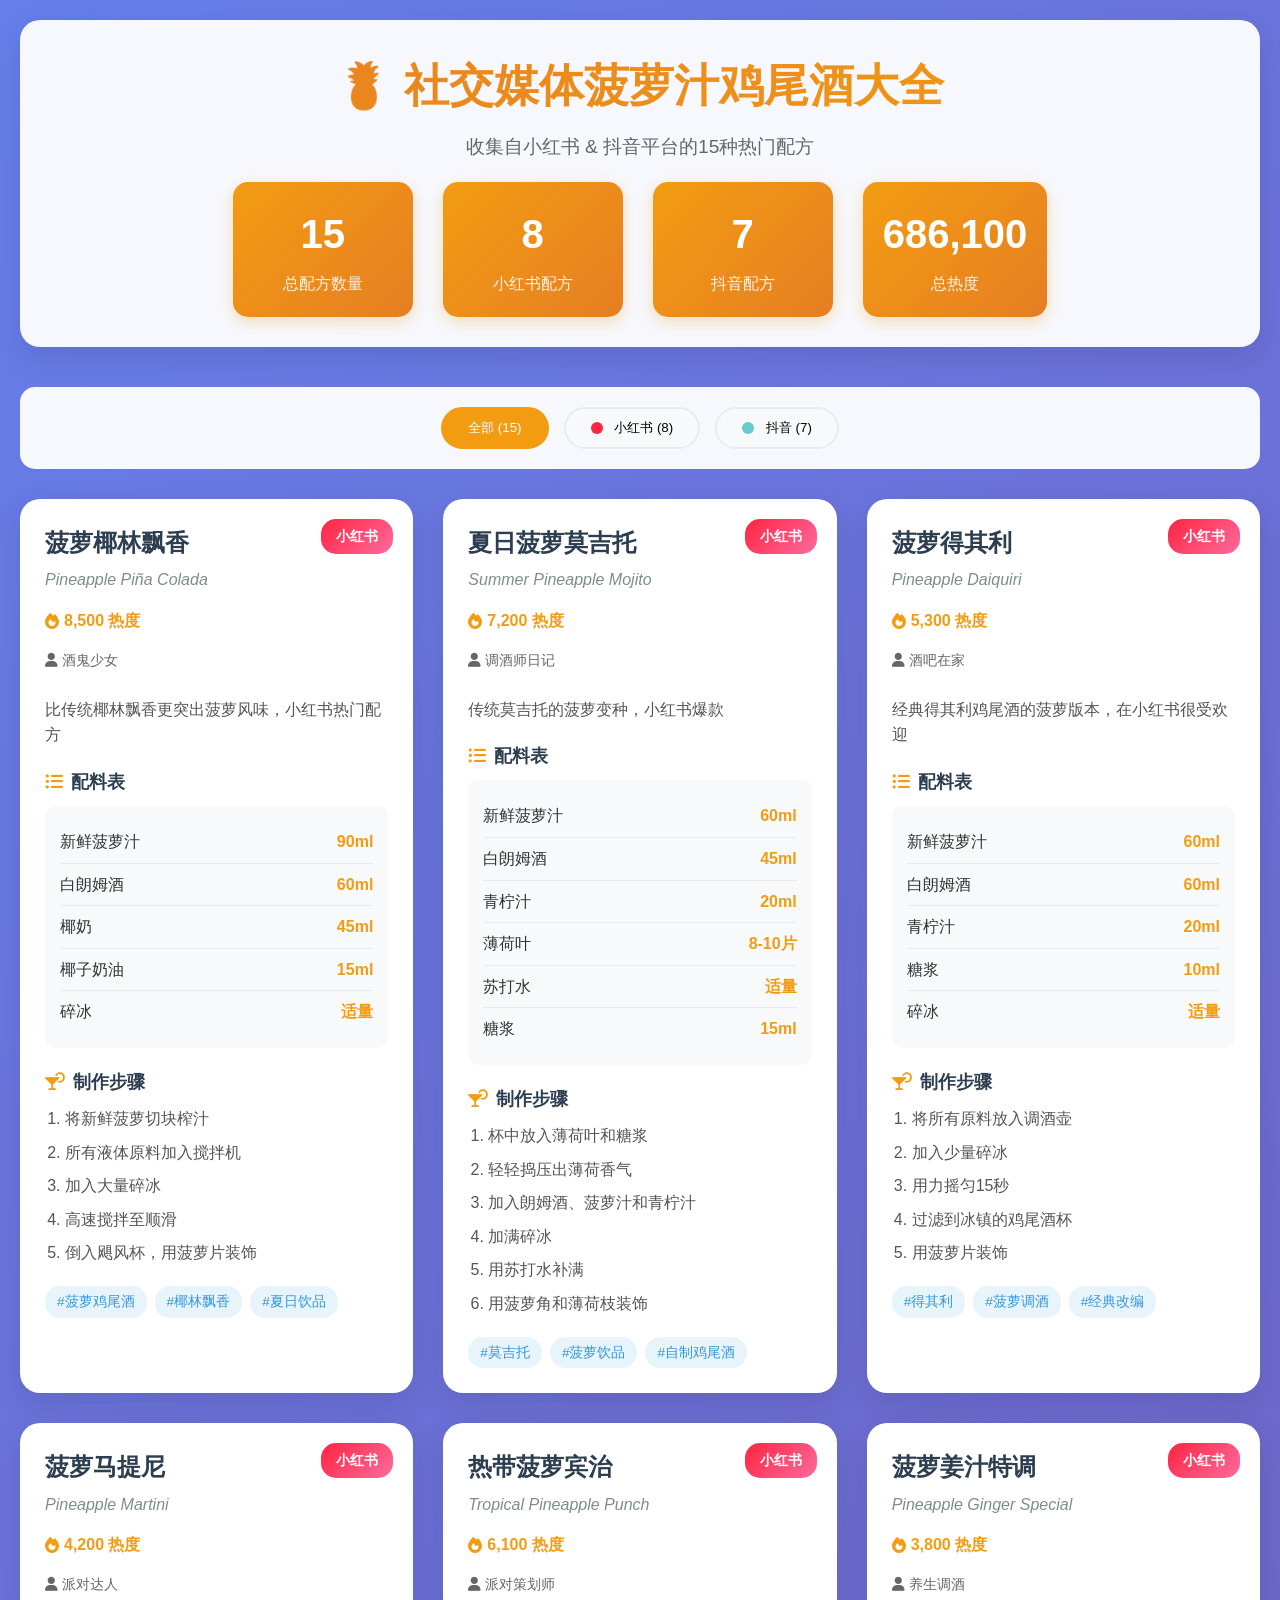
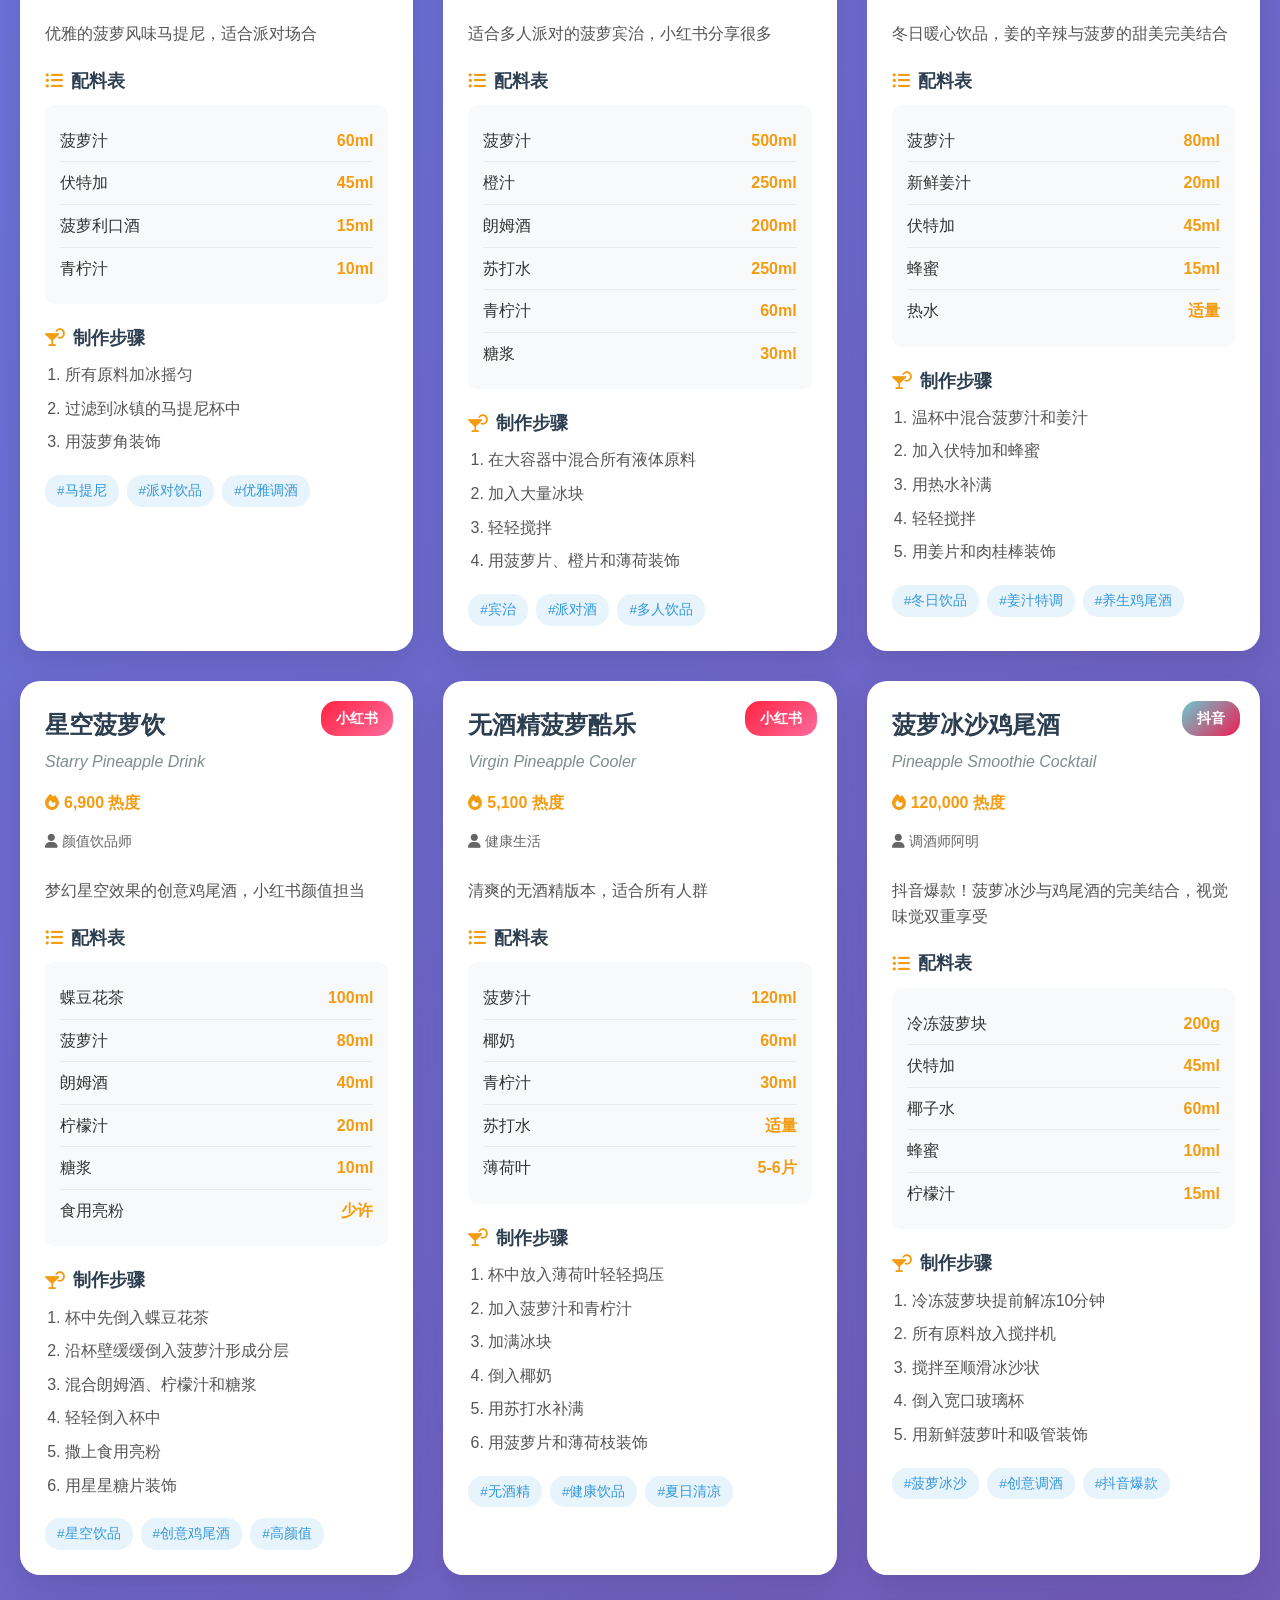
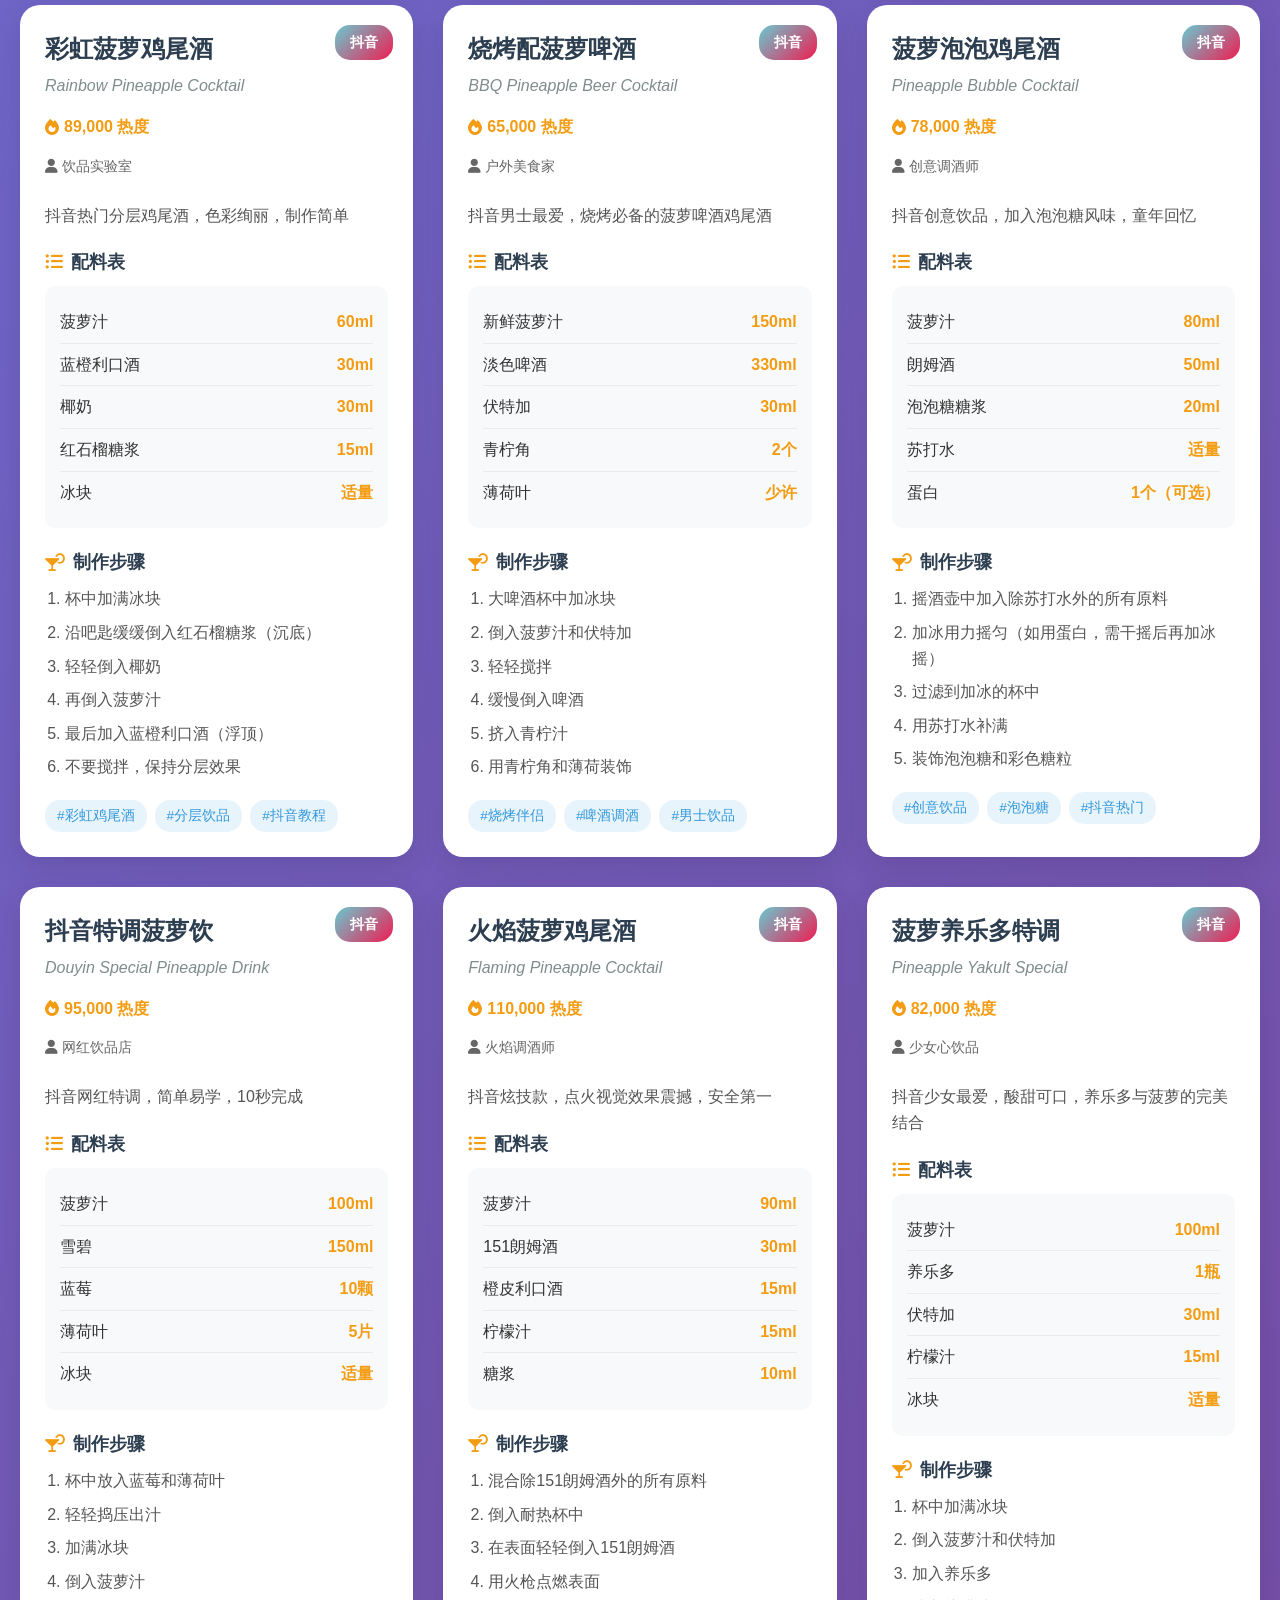
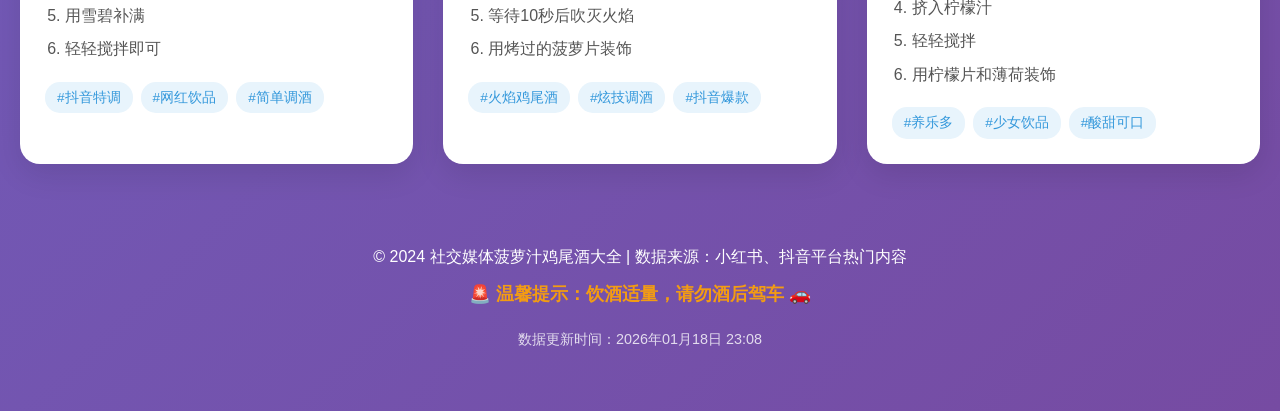
<file: social_media_cocktails.html>
<!DOCTYPE html>
<html lang="zh-CN">
<head>
    <meta charset="UTF-8">
    <meta name="viewport" content="width=device-width, initial-scale=1.0">
    <title>社交媒体菠萝汁鸡尾酒大全 | 小红书 & 抖音热门配方</title>

    <!-- 内联CSS -->
    <style>
        * {
            margin: 0;
            padding: 0;
            box-sizing: border-box;
        }

        body {
            font-family: 'PingFang SC', 'Microsoft YaHei', sans-serif;
            background: linear-gradient(135deg, #667eea 0%, #764ba2 100%);
            color: #333;
            line-height: 1.6;
            min-height: 100vh;
        }

        .container {
            max-width: 1400px;
            margin: 0 auto;
            padding: 20px;
        }

        /* 头部样式 */
        .header {
            text-align: center;
            margin-bottom: 40px;
            padding: 30px 20px;
            background: rgba(255, 255, 255, 0.95);
            border-radius: 20px;
            box-shadow: 0 10px 30px rgba(0,0,0,0.1);
        }

        .header h1 {
            font-size: 2.8rem;
            margin-bottom: 10px;
            color: #e67e22;
            background: linear-gradient(135deg, #e67e22, #f39c12);
            -webkit-background-clip: text;
            -webkit-text-fill-color: transparent;
        }

        .header .subtitle {
            font-size: 1.2rem;
            color: #666;
            margin-bottom: 20px;
        }

        /* 统计信息 */
        .stats {
            display: flex;
            justify-content: center;
            gap: 30px;
            flex-wrap: wrap;
            margin-top: 20px;
        }

        .stat-card {
            background: linear-gradient(135deg, #f39c12, #e67e22);
            color: white;
            padding: 20px;
            border-radius: 15px;
            text-align: center;
            min-width: 180px;
            box-shadow: 0 5px 15px rgba(243, 156, 18, 0.3);
        }

        .stat-card .number {
            font-size: 2.5rem;
            font-weight: bold;
            margin-bottom: 5px;
        }

        .stat-card .label {
            font-size: 1rem;
            opacity: 0.9;
        }

        /* 筛选标签 */
        .filter-tags {
            display: flex;
            justify-content: center;
            gap: 15px;
            flex-wrap: wrap;
            margin: 30px 0;
            padding: 20px;
            background: rgba(255, 255, 255, 0.95);
            border-radius: 15px;
        }

        .filter-tag {
            padding: 10px 25px;
            background: #f8f9fa;
            border: 2px solid #e9ecef;
            border-radius: 25px;
            cursor: pointer;
            font-weight: 500;
            transition: all 0.3s;
        }

        .filter-tag:hover {
            transform: translateY(-2px);
            box-shadow: 0 5px 15px rgba(0,0,0,0.1);
        }

        .filter-tag.active {
            background: #f39c12;
            border-color: #f39c12;
            color: white;
        }

        /* 鸡尾酒网格 */
        .cocktails-grid {
            display: grid;
            grid-template-columns: repeat(auto-fill, minmax(350px, 1fr));
            gap: 30px;
            margin-bottom: 50px;
        }

        .cocktail-card {
            background: white;
            border-radius: 20px;
            overflow: hidden;
            box-shadow: 0 10px 30px rgba(0,0,0,0.1);
            transition: all 0.3s ease;
            position: relative;
        }

        .cocktail-card:hover {
            transform: translateY(-10px);
            box-shadow: 0 20px 40px rgba(0,0,0,0.2);
        }

        .card-header {
            padding: 25px 25px 15px;
            position: relative;
        }

        .platform-badge {
            position: absolute;
            top: 20px;
            right: 20px;
            padding: 6px 15px;
            border-radius: 15px;
            font-size: 0.9rem;
            font-weight: bold;
            color: white;
        }

        .xiaohongshu {
            background: linear-gradient(135deg, #FF2442, #FF6B9D);
        }

        .douyin {
            background: linear-gradient(135deg, #69C9D0, #EE1D52);
        }

        .cocktail-name {
            font-size: 1.5rem;
            color: #2c3e50;
            margin-bottom: 5px;
        }

        .cocktail-name-en {
            font-size: 1rem;
            color: #7f8c8d;
            margin-bottom: 15px;
            font-style: italic;
        }

        .popularity {
            display: flex;
            align-items: center;
            gap: 5px;
            color: #f39c12;
            font-weight: bold;
            margin-bottom: 15px;
        }

        .author {
            color: #666;
            font-size: 0.9rem;
            margin-bottom: 10px;
        }

        .card-body {
            padding: 0 25px 25px;
        }

        .description {
            color: #555;
            margin-bottom: 20px;
            line-height: 1.6;
        }

        .ingredients-section {
            margin-bottom: 20px;
        }

        .section-title {
            font-size: 1.1rem;
            color: #2c3e50;
            margin-bottom: 10px;
            display: flex;
            align-items: center;
            gap: 8px;
        }

        .section-title i {
            color: #f39c12;
        }

        .ingredients-list {
            background: #f8f9fa;
            border-radius: 10px;
            padding: 15px;
        }

        .ingredient-item {
            display: flex;
            justify-content: space-between;
            padding: 8px 0;
            border-bottom: 1px solid #e9ecef;
        }

        .ingredient-item:last-child {
            border-bottom: none;
        }

        .instructions-section {
            margin-bottom: 20px;
        }

        .instructions-list {
            padding-left: 20px;
        }

        .instructions-list li {
            margin-bottom: 8px;
            color: #555;
        }

        .hashtags {
            display: flex;
            flex-wrap: wrap;
            gap: 8px;
            margin-top: 20px;
        }

        .hashtag {
            background: #e8f4fc;
            color: #3498db;
            padding: 5px 12px;
            border-radius: 15px;
            font-size: 0.85rem;
        }

        /* 响应式设计 */
        @media (max-width: 768px) {
            .cocktails-grid {
                grid-template-columns: 1fr;
            }

            .header h1 {
                font-size: 2rem;
            }

            .stats {
                flex-direction: column;
                align-items: center;
            }

            .stat-card {
                width: 100%;
                max-width: 300px;
            }
        }

        /* 动画效果 */
        @keyframes fadeIn {
            from { opacity: 0; transform: translateY(20px); }
            to { opacity: 1; transform: translateY(0); }
        }

        .cocktail-card {
            animation: fadeIn 0.5s ease forwards;
        }

        /* 页脚 */
        .footer {
            text-align: center;
            padding: 30px;
            color: white;
            margin-top: 50px;
        }

        .footer p {
            margin-bottom: 10px;
        }

        .warning {
            color: #f39c12;
            font-weight: bold;
            font-size: 1.1rem;
        }

        /* 颜色点 */
        .color-dot {
            display: inline-block;
            width: 12px;
            height: 12px;
            border-radius: 50%;
            margin-right: 8px;
            vertical-align: middle;
        }
    </style>

    <!-- Font Awesome -->
    <link rel="stylesheet" href="https://cdnjs.cloudflare.com/ajax/libs/font-awesome/6.4.0/css/all.min.css">
</head>
<body>
    <div class="container">
        <!-- 头部 -->
        <header class="header">
            <h1>🍍 社交媒体菠萝汁鸡尾酒大全</h1>
            <p class="subtitle">收集自小红书 & 抖音平台的15种热门配方</p>

            <div class="stats">
                <div class="stat-card">
                    <div class="number" id="totalCount">15</div>
                    <div class="label">总配方数量</div>
                </div>
                <div class="stat-card">
                    <div class="number">8</div>
                    <div class="label">小红书配方</div>
                </div>
                <div class="stat-card">
                    <div class="number">7</div>
                    <div class="label">抖音配方</div>
                </div>
                <div class="stat-card">
                    <div class="number">686,100</div>
                    <div class="label">总热度</div>
                </div>
            </div>
        </header>

        <!-- 筛选标签 -->
        <div class="filter-tags">
            <button class="filter-tag active" data-platform="all">全部 (15)</button>
            <button class="filter-tag" data-platform="xiaohongshu">
                <span class="color-dot" style="background: #FF2442;"></span>
                小红书 (8)
            </button>
            <button class="filter-tag" data-platform="douyin">
                <span class="color-dot" style="background: #69C9D0;"></span>
                抖音 (7)
            </button>
        </div>

        <!-- 鸡尾酒网格 -->
        <div id="cocktailsContainer" class="cocktails-grid">

            <div class="cocktail-card" data-platform="xiaohongshu">
                <div class="card-header">
                    <span class="platform-badge xiaohongshu">小红书</span>
                    <h2 class="cocktail-name">菠萝椰林飘香</h2>
                    <p class="cocktail-name-en">Pineapple Piña Colada</p>
                    <div class="popularity">
                        <i class="fas fa-fire"></i>
                        <span>8,500 热度</span>
                    </div>
                    <p class="author"><i class="fas fa-user"></i> 酒鬼少女</p>
                </div>

                <div class="card-body">
                    <p class="description">比传统椰林飘香更突出菠萝风味，小红书热门配方</p>

                    <div class="ingredients-section">
                        <h3 class="section-title">
                            <i class="fas fa-list-ul"></i>
                            配料表
                        </h3>
                        <div class="ingredients-list">
                            
                <div class="ingredient-item">
                    <span>新鲜菠萝汁</span>
                    <span style="color: #f39c12; font-weight: bold;">90ml</span>
                </div>
                <div class="ingredient-item">
                    <span>白朗姆酒</span>
                    <span style="color: #f39c12; font-weight: bold;">60ml</span>
                </div>
                <div class="ingredient-item">
                    <span>椰奶</span>
                    <span style="color: #f39c12; font-weight: bold;">45ml</span>
                </div>
                <div class="ingredient-item">
                    <span>椰子奶油</span>
                    <span style="color: #f39c12; font-weight: bold;">15ml</span>
                </div>
                <div class="ingredient-item">
                    <span>碎冰</span>
                    <span style="color: #f39c12; font-weight: bold;">适量</span>
                </div>
                        </div>
                    </div>

                    <div class="instructions-section">
                        <h3 class="section-title">
                            <i class="fas fa-martini-glass-citrus"></i>
                            制作步骤
                        </h3>
                        <ol class="instructions-list">
                            <li>将新鲜菠萝切块榨汁</li><li>所有液体原料加入搅拌机</li><li>加入大量碎冰</li><li>高速搅拌至顺滑</li><li>倒入飓风杯，用菠萝片装饰</li>
                        </ol>
                    </div>

                    <div class="hashtags">
                        <span class="hashtag">#菠萝鸡尾酒</span><span class="hashtag">#椰林飘香</span><span class="hashtag">#夏日饮品</span>
                    </div>
                </div>
            </div>
            <div class="cocktail-card" data-platform="xiaohongshu">
                <div class="card-header">
                    <span class="platform-badge xiaohongshu">小红书</span>
                    <h2 class="cocktail-name">夏日菠萝莫吉托</h2>
                    <p class="cocktail-name-en">Summer Pineapple Mojito</p>
                    <div class="popularity">
                        <i class="fas fa-fire"></i>
                        <span>7,200 热度</span>
                    </div>
                    <p class="author"><i class="fas fa-user"></i> 调酒师日记</p>
                </div>

                <div class="card-body">
                    <p class="description">传统莫吉托的菠萝变种，小红书爆款</p>

                    <div class="ingredients-section">
                        <h3 class="section-title">
                            <i class="fas fa-list-ul"></i>
                            配料表
                        </h3>
                        <div class="ingredients-list">
                            
                <div class="ingredient-item">
                    <span>新鲜菠萝汁</span>
                    <span style="color: #f39c12; font-weight: bold;">60ml</span>
                </div>
                <div class="ingredient-item">
                    <span>白朗姆酒</span>
                    <span style="color: #f39c12; font-weight: bold;">45ml</span>
                </div>
                <div class="ingredient-item">
                    <span>青柠汁</span>
                    <span style="color: #f39c12; font-weight: bold;">20ml</span>
                </div>
                <div class="ingredient-item">
                    <span>薄荷叶</span>
                    <span style="color: #f39c12; font-weight: bold;">8-10片</span>
                </div>
                <div class="ingredient-item">
                    <span>苏打水</span>
                    <span style="color: #f39c12; font-weight: bold;">适量</span>
                </div>
                <div class="ingredient-item">
                    <span>糖浆</span>
                    <span style="color: #f39c12; font-weight: bold;">15ml</span>
                </div>
                        </div>
                    </div>

                    <div class="instructions-section">
                        <h3 class="section-title">
                            <i class="fas fa-martini-glass-citrus"></i>
                            制作步骤
                        </h3>
                        <ol class="instructions-list">
                            <li>杯中放入薄荷叶和糖浆</li><li>轻轻捣压出薄荷香气</li><li>加入朗姆酒、菠萝汁和青柠汁</li><li>加满碎冰</li><li>用苏打水补满</li><li>用菠萝角和薄荷枝装饰</li>
                        </ol>
                    </div>

                    <div class="hashtags">
                        <span class="hashtag">#莫吉托</span><span class="hashtag">#菠萝饮品</span><span class="hashtag">#自制鸡尾酒</span>
                    </div>
                </div>
            </div>
            <div class="cocktail-card" data-platform="xiaohongshu">
                <div class="card-header">
                    <span class="platform-badge xiaohongshu">小红书</span>
                    <h2 class="cocktail-name">菠萝得其利</h2>
                    <p class="cocktail-name-en">Pineapple Daiquiri</p>
                    <div class="popularity">
                        <i class="fas fa-fire"></i>
                        <span>5,300 热度</span>
                    </div>
                    <p class="author"><i class="fas fa-user"></i> 酒吧在家</p>
                </div>

                <div class="card-body">
                    <p class="description">经典得其利鸡尾酒的菠萝版本，在小红书很受欢迎</p>

                    <div class="ingredients-section">
                        <h3 class="section-title">
                            <i class="fas fa-list-ul"></i>
                            配料表
                        </h3>
                        <div class="ingredients-list">
                            
                <div class="ingredient-item">
                    <span>新鲜菠萝汁</span>
                    <span style="color: #f39c12; font-weight: bold;">60ml</span>
                </div>
                <div class="ingredient-item">
                    <span>白朗姆酒</span>
                    <span style="color: #f39c12; font-weight: bold;">60ml</span>
                </div>
                <div class="ingredient-item">
                    <span>青柠汁</span>
                    <span style="color: #f39c12; font-weight: bold;">20ml</span>
                </div>
                <div class="ingredient-item">
                    <span>糖浆</span>
                    <span style="color: #f39c12; font-weight: bold;">10ml</span>
                </div>
                <div class="ingredient-item">
                    <span>碎冰</span>
                    <span style="color: #f39c12; font-weight: bold;">适量</span>
                </div>
                        </div>
                    </div>

                    <div class="instructions-section">
                        <h3 class="section-title">
                            <i class="fas fa-martini-glass-citrus"></i>
                            制作步骤
                        </h3>
                        <ol class="instructions-list">
                            <li>将所有原料放入调酒壶</li><li>加入少量碎冰</li><li>用力摇匀15秒</li><li>过滤到冰镇的鸡尾酒杯</li><li>用菠萝片装饰</li>
                        </ol>
                    </div>

                    <div class="hashtags">
                        <span class="hashtag">#得其利</span><span class="hashtag">#菠萝调酒</span><span class="hashtag">#经典改编</span>
                    </div>
                </div>
            </div>
            <div class="cocktail-card" data-platform="xiaohongshu">
                <div class="card-header">
                    <span class="platform-badge xiaohongshu">小红书</span>
                    <h2 class="cocktail-name">菠萝马提尼</h2>
                    <p class="cocktail-name-en">Pineapple Martini</p>
                    <div class="popularity">
                        <i class="fas fa-fire"></i>
                        <span>4,200 热度</span>
                    </div>
                    <p class="author"><i class="fas fa-user"></i> 派对达人</p>
                </div>

                <div class="card-body">
                    <p class="description">优雅的菠萝风味马提尼，适合派对场合</p>

                    <div class="ingredients-section">
                        <h3 class="section-title">
                            <i class="fas fa-list-ul"></i>
                            配料表
                        </h3>
                        <div class="ingredients-list">
                            
                <div class="ingredient-item">
                    <span>菠萝汁</span>
                    <span style="color: #f39c12; font-weight: bold;">60ml</span>
                </div>
                <div class="ingredient-item">
                    <span>伏特加</span>
                    <span style="color: #f39c12; font-weight: bold;">45ml</span>
                </div>
                <div class="ingredient-item">
                    <span>菠萝利口酒</span>
                    <span style="color: #f39c12; font-weight: bold;">15ml</span>
                </div>
                <div class="ingredient-item">
                    <span>青柠汁</span>
                    <span style="color: #f39c12; font-weight: bold;">10ml</span>
                </div>
                        </div>
                    </div>

                    <div class="instructions-section">
                        <h3 class="section-title">
                            <i class="fas fa-martini-glass-citrus"></i>
                            制作步骤
                        </h3>
                        <ol class="instructions-list">
                            <li>所有原料加冰摇匀</li><li>过滤到冰镇的马提尼杯中</li><li>用菠萝角装饰</li>
                        </ol>
                    </div>

                    <div class="hashtags">
                        <span class="hashtag">#马提尼</span><span class="hashtag">#派对饮品</span><span class="hashtag">#优雅调酒</span>
                    </div>
                </div>
            </div>
            <div class="cocktail-card" data-platform="xiaohongshu">
                <div class="card-header">
                    <span class="platform-badge xiaohongshu">小红书</span>
                    <h2 class="cocktail-name">热带菠萝宾治</h2>
                    <p class="cocktail-name-en">Tropical Pineapple Punch</p>
                    <div class="popularity">
                        <i class="fas fa-fire"></i>
                        <span>6,100 热度</span>
                    </div>
                    <p class="author"><i class="fas fa-user"></i> 派对策划师</p>
                </div>

                <div class="card-body">
                    <p class="description">适合多人派对的菠萝宾治，小红书分享很多</p>

                    <div class="ingredients-section">
                        <h3 class="section-title">
                            <i class="fas fa-list-ul"></i>
                            配料表
                        </h3>
                        <div class="ingredients-list">
                            
                <div class="ingredient-item">
                    <span>菠萝汁</span>
                    <span style="color: #f39c12; font-weight: bold;">500ml</span>
                </div>
                <div class="ingredient-item">
                    <span>橙汁</span>
                    <span style="color: #f39c12; font-weight: bold;">250ml</span>
                </div>
                <div class="ingredient-item">
                    <span>朗姆酒</span>
                    <span style="color: #f39c12; font-weight: bold;">200ml</span>
                </div>
                <div class="ingredient-item">
                    <span>苏打水</span>
                    <span style="color: #f39c12; font-weight: bold;">250ml</span>
                </div>
                <div class="ingredient-item">
                    <span>青柠汁</span>
                    <span style="color: #f39c12; font-weight: bold;">60ml</span>
                </div>
                <div class="ingredient-item">
                    <span>糖浆</span>
                    <span style="color: #f39c12; font-weight: bold;">30ml</span>
                </div>
                        </div>
                    </div>

                    <div class="instructions-section">
                        <h3 class="section-title">
                            <i class="fas fa-martini-glass-citrus"></i>
                            制作步骤
                        </h3>
                        <ol class="instructions-list">
                            <li>在大容器中混合所有液体原料</li><li>加入大量冰块</li><li>轻轻搅拌</li><li>用菠萝片、橙片和薄荷装饰</li>
                        </ol>
                    </div>

                    <div class="hashtags">
                        <span class="hashtag">#宾治</span><span class="hashtag">#派对酒</span><span class="hashtag">#多人饮品</span>
                    </div>
                </div>
            </div>
            <div class="cocktail-card" data-platform="xiaohongshu">
                <div class="card-header">
                    <span class="platform-badge xiaohongshu">小红书</span>
                    <h2 class="cocktail-name">菠萝姜汁特调</h2>
                    <p class="cocktail-name-en">Pineapple Ginger Special</p>
                    <div class="popularity">
                        <i class="fas fa-fire"></i>
                        <span>3,800 热度</span>
                    </div>
                    <p class="author"><i class="fas fa-user"></i> 养生调酒</p>
                </div>

                <div class="card-body">
                    <p class="description">冬日暖心饮品，姜的辛辣与菠萝的甜美完美结合</p>

                    <div class="ingredients-section">
                        <h3 class="section-title">
                            <i class="fas fa-list-ul"></i>
                            配料表
                        </h3>
                        <div class="ingredients-list">
                            
                <div class="ingredient-item">
                    <span>菠萝汁</span>
                    <span style="color: #f39c12; font-weight: bold;">80ml</span>
                </div>
                <div class="ingredient-item">
                    <span>新鲜姜汁</span>
                    <span style="color: #f39c12; font-weight: bold;">20ml</span>
                </div>
                <div class="ingredient-item">
                    <span>伏特加</span>
                    <span style="color: #f39c12; font-weight: bold;">45ml</span>
                </div>
                <div class="ingredient-item">
                    <span>蜂蜜</span>
                    <span style="color: #f39c12; font-weight: bold;">15ml</span>
                </div>
                <div class="ingredient-item">
                    <span>热水</span>
                    <span style="color: #f39c12; font-weight: bold;">适量</span>
                </div>
                        </div>
                    </div>

                    <div class="instructions-section">
                        <h3 class="section-title">
                            <i class="fas fa-martini-glass-citrus"></i>
                            制作步骤
                        </h3>
                        <ol class="instructions-list">
                            <li>温杯中混合菠萝汁和姜汁</li><li>加入伏特加和蜂蜜</li><li>用热水补满</li><li>轻轻搅拌</li><li>用姜片和肉桂棒装饰</li>
                        </ol>
                    </div>

                    <div class="hashtags">
                        <span class="hashtag">#冬日饮品</span><span class="hashtag">#姜汁特调</span><span class="hashtag">#养生鸡尾酒</span>
                    </div>
                </div>
            </div>
            <div class="cocktail-card" data-platform="xiaohongshu">
                <div class="card-header">
                    <span class="platform-badge xiaohongshu">小红书</span>
                    <h2 class="cocktail-name">星空菠萝饮</h2>
                    <p class="cocktail-name-en">Starry Pineapple Drink</p>
                    <div class="popularity">
                        <i class="fas fa-fire"></i>
                        <span>6,900 热度</span>
                    </div>
                    <p class="author"><i class="fas fa-user"></i> 颜值饮品师</p>
                </div>

                <div class="card-body">
                    <p class="description">梦幻星空效果的创意鸡尾酒，小红书颜值担当</p>

                    <div class="ingredients-section">
                        <h3 class="section-title">
                            <i class="fas fa-list-ul"></i>
                            配料表
                        </h3>
                        <div class="ingredients-list">
                            
                <div class="ingredient-item">
                    <span>蝶豆花茶</span>
                    <span style="color: #f39c12; font-weight: bold;">100ml</span>
                </div>
                <div class="ingredient-item">
                    <span>菠萝汁</span>
                    <span style="color: #f39c12; font-weight: bold;">80ml</span>
                </div>
                <div class="ingredient-item">
                    <span>朗姆酒</span>
                    <span style="color: #f39c12; font-weight: bold;">40ml</span>
                </div>
                <div class="ingredient-item">
                    <span>柠檬汁</span>
                    <span style="color: #f39c12; font-weight: bold;">20ml</span>
                </div>
                <div class="ingredient-item">
                    <span>糖浆</span>
                    <span style="color: #f39c12; font-weight: bold;">10ml</span>
                </div>
                <div class="ingredient-item">
                    <span>食用亮粉</span>
                    <span style="color: #f39c12; font-weight: bold;">少许</span>
                </div>
                        </div>
                    </div>

                    <div class="instructions-section">
                        <h3 class="section-title">
                            <i class="fas fa-martini-glass-citrus"></i>
                            制作步骤
                        </h3>
                        <ol class="instructions-list">
                            <li>杯中先倒入蝶豆花茶</li><li>沿杯壁缓缓倒入菠萝汁形成分层</li><li>混合朗姆酒、柠檬汁和糖浆</li><li>轻轻倒入杯中</li><li>撒上食用亮粉</li><li>用星星糖片装饰</li>
                        </ol>
                    </div>

                    <div class="hashtags">
                        <span class="hashtag">#星空饮品</span><span class="hashtag">#创意鸡尾酒</span><span class="hashtag">#高颜值</span>
                    </div>
                </div>
            </div>
            <div class="cocktail-card" data-platform="xiaohongshu">
                <div class="card-header">
                    <span class="platform-badge xiaohongshu">小红书</span>
                    <h2 class="cocktail-name">无酒精菠萝酷乐</h2>
                    <p class="cocktail-name-en">Virgin Pineapple Cooler</p>
                    <div class="popularity">
                        <i class="fas fa-fire"></i>
                        <span>5,100 热度</span>
                    </div>
                    <p class="author"><i class="fas fa-user"></i> 健康生活</p>
                </div>

                <div class="card-body">
                    <p class="description">清爽的无酒精版本，适合所有人群</p>

                    <div class="ingredients-section">
                        <h3 class="section-title">
                            <i class="fas fa-list-ul"></i>
                            配料表
                        </h3>
                        <div class="ingredients-list">
                            
                <div class="ingredient-item">
                    <span>菠萝汁</span>
                    <span style="color: #f39c12; font-weight: bold;">120ml</span>
                </div>
                <div class="ingredient-item">
                    <span>椰奶</span>
                    <span style="color: #f39c12; font-weight: bold;">60ml</span>
                </div>
                <div class="ingredient-item">
                    <span>青柠汁</span>
                    <span style="color: #f39c12; font-weight: bold;">30ml</span>
                </div>
                <div class="ingredient-item">
                    <span>苏打水</span>
                    <span style="color: #f39c12; font-weight: bold;">适量</span>
                </div>
                <div class="ingredient-item">
                    <span>薄荷叶</span>
                    <span style="color: #f39c12; font-weight: bold;">5-6片</span>
                </div>
                        </div>
                    </div>

                    <div class="instructions-section">
                        <h3 class="section-title">
                            <i class="fas fa-martini-glass-citrus"></i>
                            制作步骤
                        </h3>
                        <ol class="instructions-list">
                            <li>杯中放入薄荷叶轻轻捣压</li><li>加入菠萝汁和青柠汁</li><li>加满冰块</li><li>倒入椰奶</li><li>用苏打水补满</li><li>用菠萝片和薄荷枝装饰</li>
                        </ol>
                    </div>

                    <div class="hashtags">
                        <span class="hashtag">#无酒精</span><span class="hashtag">#健康饮品</span><span class="hashtag">#夏日清凉</span>
                    </div>
                </div>
            </div>
            <div class="cocktail-card" data-platform="douyin">
                <div class="card-header">
                    <span class="platform-badge douyin">抖音</span>
                    <h2 class="cocktail-name">菠萝冰沙鸡尾酒</h2>
                    <p class="cocktail-name-en">Pineapple Smoothie Cocktail</p>
                    <div class="popularity">
                        <i class="fas fa-fire"></i>
                        <span>120,000 热度</span>
                    </div>
                    <p class="author"><i class="fas fa-user"></i> 调酒师阿明</p>
                </div>

                <div class="card-body">
                    <p class="description">抖音爆款！菠萝冰沙与鸡尾酒的完美结合，视觉味觉双重享受</p>

                    <div class="ingredients-section">
                        <h3 class="section-title">
                            <i class="fas fa-list-ul"></i>
                            配料表
                        </h3>
                        <div class="ingredients-list">
                            
                <div class="ingredient-item">
                    <span>冷冻菠萝块</span>
                    <span style="color: #f39c12; font-weight: bold;">200g</span>
                </div>
                <div class="ingredient-item">
                    <span>伏特加</span>
                    <span style="color: #f39c12; font-weight: bold;">45ml</span>
                </div>
                <div class="ingredient-item">
                    <span>椰子水</span>
                    <span style="color: #f39c12; font-weight: bold;">60ml</span>
                </div>
                <div class="ingredient-item">
                    <span>蜂蜜</span>
                    <span style="color: #f39c12; font-weight: bold;">10ml</span>
                </div>
                <div class="ingredient-item">
                    <span>柠檬汁</span>
                    <span style="color: #f39c12; font-weight: bold;">15ml</span>
                </div>
                        </div>
                    </div>

                    <div class="instructions-section">
                        <h3 class="section-title">
                            <i class="fas fa-martini-glass-citrus"></i>
                            制作步骤
                        </h3>
                        <ol class="instructions-list">
                            <li>冷冻菠萝块提前解冻10分钟</li><li>所有原料放入搅拌机</li><li>搅拌至顺滑冰沙状</li><li>倒入宽口玻璃杯</li><li>用新鲜菠萝叶和吸管装饰</li>
                        </ol>
                    </div>

                    <div class="hashtags">
                        <span class="hashtag">#菠萝冰沙</span><span class="hashtag">#创意调酒</span><span class="hashtag">#抖音爆款</span>
                    </div>
                </div>
            </div>
            <div class="cocktail-card" data-platform="douyin">
                <div class="card-header">
                    <span class="platform-badge douyin">抖音</span>
                    <h2 class="cocktail-name">彩虹菠萝鸡尾酒</h2>
                    <p class="cocktail-name-en">Rainbow Pineapple Cocktail</p>
                    <div class="popularity">
                        <i class="fas fa-fire"></i>
                        <span>89,000 热度</span>
                    </div>
                    <p class="author"><i class="fas fa-user"></i> 饮品实验室</p>
                </div>

                <div class="card-body">
                    <p class="description">抖音热门分层鸡尾酒，色彩绚丽，制作简单</p>

                    <div class="ingredients-section">
                        <h3 class="section-title">
                            <i class="fas fa-list-ul"></i>
                            配料表
                        </h3>
                        <div class="ingredients-list">
                            
                <div class="ingredient-item">
                    <span>菠萝汁</span>
                    <span style="color: #f39c12; font-weight: bold;">60ml</span>
                </div>
                <div class="ingredient-item">
                    <span>蓝橙利口酒</span>
                    <span style="color: #f39c12; font-weight: bold;">30ml</span>
                </div>
                <div class="ingredient-item">
                    <span>椰奶</span>
                    <span style="color: #f39c12; font-weight: bold;">30ml</span>
                </div>
                <div class="ingredient-item">
                    <span>红石榴糖浆</span>
                    <span style="color: #f39c12; font-weight: bold;">15ml</span>
                </div>
                <div class="ingredient-item">
                    <span>冰块</span>
                    <span style="color: #f39c12; font-weight: bold;">适量</span>
                </div>
                        </div>
                    </div>

                    <div class="instructions-section">
                        <h3 class="section-title">
                            <i class="fas fa-martini-glass-citrus"></i>
                            制作步骤
                        </h3>
                        <ol class="instructions-list">
                            <li>杯中加满冰块</li><li>沿吧匙缓缓倒入红石榴糖浆（沉底）</li><li>轻轻倒入椰奶</li><li>再倒入菠萝汁</li><li>最后加入蓝橙利口酒（浮顶）</li><li>不要搅拌，保持分层效果</li>
                        </ol>
                    </div>

                    <div class="hashtags">
                        <span class="hashtag">#彩虹鸡尾酒</span><span class="hashtag">#分层饮品</span><span class="hashtag">#抖音教程</span>
                    </div>
                </div>
            </div>
            <div class="cocktail-card" data-platform="douyin">
                <div class="card-header">
                    <span class="platform-badge douyin">抖音</span>
                    <h2 class="cocktail-name">烧烤配菠萝啤酒</h2>
                    <p class="cocktail-name-en">BBQ Pineapple Beer Cocktail</p>
                    <div class="popularity">
                        <i class="fas fa-fire"></i>
                        <span>65,000 热度</span>
                    </div>
                    <p class="author"><i class="fas fa-user"></i> 户外美食家</p>
                </div>

                <div class="card-body">
                    <p class="description">抖音男士最爱，烧烤必备的菠萝啤酒鸡尾酒</p>

                    <div class="ingredients-section">
                        <h3 class="section-title">
                            <i class="fas fa-list-ul"></i>
                            配料表
                        </h3>
                        <div class="ingredients-list">
                            
                <div class="ingredient-item">
                    <span>新鲜菠萝汁</span>
                    <span style="color: #f39c12; font-weight: bold;">150ml</span>
                </div>
                <div class="ingredient-item">
                    <span>淡色啤酒</span>
                    <span style="color: #f39c12; font-weight: bold;">330ml</span>
                </div>
                <div class="ingredient-item">
                    <span>伏特加</span>
                    <span style="color: #f39c12; font-weight: bold;">30ml</span>
                </div>
                <div class="ingredient-item">
                    <span>青柠角</span>
                    <span style="color: #f39c12; font-weight: bold;">2个</span>
                </div>
                <div class="ingredient-item">
                    <span>薄荷叶</span>
                    <span style="color: #f39c12; font-weight: bold;">少许</span>
                </div>
                        </div>
                    </div>

                    <div class="instructions-section">
                        <h3 class="section-title">
                            <i class="fas fa-martini-glass-citrus"></i>
                            制作步骤
                        </h3>
                        <ol class="instructions-list">
                            <li>大啤酒杯中加冰块</li><li>倒入菠萝汁和伏特加</li><li>轻轻搅拌</li><li>缓慢倒入啤酒</li><li>挤入青柠汁</li><li>用青柠角和薄荷装饰</li>
                        </ol>
                    </div>

                    <div class="hashtags">
                        <span class="hashtag">#烧烤伴侣</span><span class="hashtag">#啤酒调酒</span><span class="hashtag">#男士饮品</span>
                    </div>
                </div>
            </div>
            <div class="cocktail-card" data-platform="douyin">
                <div class="card-header">
                    <span class="platform-badge douyin">抖音</span>
                    <h2 class="cocktail-name">菠萝泡泡鸡尾酒</h2>
                    <p class="cocktail-name-en">Pineapple Bubble Cocktail</p>
                    <div class="popularity">
                        <i class="fas fa-fire"></i>
                        <span>78,000 热度</span>
                    </div>
                    <p class="author"><i class="fas fa-user"></i> 创意调酒师</p>
                </div>

                <div class="card-body">
                    <p class="description">抖音创意饮品，加入泡泡糖风味，童年回忆</p>

                    <div class="ingredients-section">
                        <h3 class="section-title">
                            <i class="fas fa-list-ul"></i>
                            配料表
                        </h3>
                        <div class="ingredients-list">
                            
                <div class="ingredient-item">
                    <span>菠萝汁</span>
                    <span style="color: #f39c12; font-weight: bold;">80ml</span>
                </div>
                <div class="ingredient-item">
                    <span>朗姆酒</span>
                    <span style="color: #f39c12; font-weight: bold;">50ml</span>
                </div>
                <div class="ingredient-item">
                    <span>泡泡糖糖浆</span>
                    <span style="color: #f39c12; font-weight: bold;">20ml</span>
                </div>
                <div class="ingredient-item">
                    <span>苏打水</span>
                    <span style="color: #f39c12; font-weight: bold;">适量</span>
                </div>
                <div class="ingredient-item">
                    <span>蛋白</span>
                    <span style="color: #f39c12; font-weight: bold;">1个（可选）</span>
                </div>
                        </div>
                    </div>

                    <div class="instructions-section">
                        <h3 class="section-title">
                            <i class="fas fa-martini-glass-citrus"></i>
                            制作步骤
                        </h3>
                        <ol class="instructions-list">
                            <li>摇酒壶中加入除苏打水外的所有原料</li><li>加冰用力摇匀（如用蛋白，需干摇后再加冰摇）</li><li>过滤到加冰的杯中</li><li>用苏打水补满</li><li>装饰泡泡糖和彩色糖粒</li>
                        </ol>
                    </div>

                    <div class="hashtags">
                        <span class="hashtag">#创意饮品</span><span class="hashtag">#泡泡糖</span><span class="hashtag">#抖音热门</span>
                    </div>
                </div>
            </div>
            <div class="cocktail-card" data-platform="douyin">
                <div class="card-header">
                    <span class="platform-badge douyin">抖音</span>
                    <h2 class="cocktail-name">抖音特调菠萝饮</h2>
                    <p class="cocktail-name-en">Douyin Special Pineapple Drink</p>
                    <div class="popularity">
                        <i class="fas fa-fire"></i>
                        <span>95,000 热度</span>
                    </div>
                    <p class="author"><i class="fas fa-user"></i> 网红饮品店</p>
                </div>

                <div class="card-body">
                    <p class="description">抖音网红特调，简单易学，10秒完成</p>

                    <div class="ingredients-section">
                        <h3 class="section-title">
                            <i class="fas fa-list-ul"></i>
                            配料表
                        </h3>
                        <div class="ingredients-list">
                            
                <div class="ingredient-item">
                    <span>菠萝汁</span>
                    <span style="color: #f39c12; font-weight: bold;">100ml</span>
                </div>
                <div class="ingredient-item">
                    <span>雪碧</span>
                    <span style="color: #f39c12; font-weight: bold;">150ml</span>
                </div>
                <div class="ingredient-item">
                    <span>蓝莓</span>
                    <span style="color: #f39c12; font-weight: bold;">10颗</span>
                </div>
                <div class="ingredient-item">
                    <span>薄荷叶</span>
                    <span style="color: #f39c12; font-weight: bold;">5片</span>
                </div>
                <div class="ingredient-item">
                    <span>冰块</span>
                    <span style="color: #f39c12; font-weight: bold;">适量</span>
                </div>
                        </div>
                    </div>

                    <div class="instructions-section">
                        <h3 class="section-title">
                            <i class="fas fa-martini-glass-citrus"></i>
                            制作步骤
                        </h3>
                        <ol class="instructions-list">
                            <li>杯中放入蓝莓和薄荷叶</li><li>轻轻捣压出汁</li><li>加满冰块</li><li>倒入菠萝汁</li><li>用雪碧补满</li><li>轻轻搅拌即可</li>
                        </ol>
                    </div>

                    <div class="hashtags">
                        <span class="hashtag">#抖音特调</span><span class="hashtag">#网红饮品</span><span class="hashtag">#简单调酒</span>
                    </div>
                </div>
            </div>
            <div class="cocktail-card" data-platform="douyin">
                <div class="card-header">
                    <span class="platform-badge douyin">抖音</span>
                    <h2 class="cocktail-name">火焰菠萝鸡尾酒</h2>
                    <p class="cocktail-name-en">Flaming Pineapple Cocktail</p>
                    <div class="popularity">
                        <i class="fas fa-fire"></i>
                        <span>110,000 热度</span>
                    </div>
                    <p class="author"><i class="fas fa-user"></i> 火焰调酒师</p>
                </div>

                <div class="card-body">
                    <p class="description">抖音炫技款，点火视觉效果震撼，安全第一</p>

                    <div class="ingredients-section">
                        <h3 class="section-title">
                            <i class="fas fa-list-ul"></i>
                            配料表
                        </h3>
                        <div class="ingredients-list">
                            
                <div class="ingredient-item">
                    <span>菠萝汁</span>
                    <span style="color: #f39c12; font-weight: bold;">90ml</span>
                </div>
                <div class="ingredient-item">
                    <span>151朗姆酒</span>
                    <span style="color: #f39c12; font-weight: bold;">30ml</span>
                </div>
                <div class="ingredient-item">
                    <span>橙皮利口酒</span>
                    <span style="color: #f39c12; font-weight: bold;">15ml</span>
                </div>
                <div class="ingredient-item">
                    <span>柠檬汁</span>
                    <span style="color: #f39c12; font-weight: bold;">15ml</span>
                </div>
                <div class="ingredient-item">
                    <span>糖浆</span>
                    <span style="color: #f39c12; font-weight: bold;">10ml</span>
                </div>
                        </div>
                    </div>

                    <div class="instructions-section">
                        <h3 class="section-title">
                            <i class="fas fa-martini-glass-citrus"></i>
                            制作步骤
                        </h3>
                        <ol class="instructions-list">
                            <li>混合除151朗姆酒外的所有原料</li><li>倒入耐热杯中</li><li>在表面轻轻倒入151朗姆酒</li><li>用火枪点燃表面</li><li>等待10秒后吹灭火焰</li><li>用烤过的菠萝片装饰</li>
                        </ol>
                    </div>

                    <div class="hashtags">
                        <span class="hashtag">#火焰鸡尾酒</span><span class="hashtag">#炫技调酒</span><span class="hashtag">#抖音爆款</span>
                    </div>
                </div>
            </div>
            <div class="cocktail-card" data-platform="douyin">
                <div class="card-header">
                    <span class="platform-badge douyin">抖音</span>
                    <h2 class="cocktail-name">菠萝养乐多特调</h2>
                    <p class="cocktail-name-en">Pineapple Yakult Special</p>
                    <div class="popularity">
                        <i class="fas fa-fire"></i>
                        <span>82,000 热度</span>
                    </div>
                    <p class="author"><i class="fas fa-user"></i> 少女心饮品</p>
                </div>

                <div class="card-body">
                    <p class="description">抖音少女最爱，酸甜可口，养乐多与菠萝的完美结合</p>

                    <div class="ingredients-section">
                        <h3 class="section-title">
                            <i class="fas fa-list-ul"></i>
                            配料表
                        </h3>
                        <div class="ingredients-list">
                            
                <div class="ingredient-item">
                    <span>菠萝汁</span>
                    <span style="color: #f39c12; font-weight: bold;">100ml</span>
                </div>
                <div class="ingredient-item">
                    <span>养乐多</span>
                    <span style="color: #f39c12; font-weight: bold;">1瓶</span>
                </div>
                <div class="ingredient-item">
                    <span>伏特加</span>
                    <span style="color: #f39c12; font-weight: bold;">30ml</span>
                </div>
                <div class="ingredient-item">
                    <span>柠檬汁</span>
                    <span style="color: #f39c12; font-weight: bold;">15ml</span>
                </div>
                <div class="ingredient-item">
                    <span>冰块</span>
                    <span style="color: #f39c12; font-weight: bold;">适量</span>
                </div>
                        </div>
                    </div>

                    <div class="instructions-section">
                        <h3 class="section-title">
                            <i class="fas fa-martini-glass-citrus"></i>
                            制作步骤
                        </h3>
                        <ol class="instructions-list">
                            <li>杯中加满冰块</li><li>倒入菠萝汁和伏特加</li><li>加入养乐多</li><li>挤入柠檬汁</li><li>轻轻搅拌</li><li>用柠檬片和薄荷装饰</li>
                        </ol>
                    </div>

                    <div class="hashtags">
                        <span class="hashtag">#养乐多</span><span class="hashtag">#少女饮品</span><span class="hashtag">#酸甜可口</span>
                    </div>
                </div>
            </div>
        </div>

        <!-- 页脚 -->
        <footer class="footer">
            <p>© 2024 社交媒体菠萝汁鸡尾酒大全 | 数据来源：小红书、抖音平台热门内容</p>
            <p class="warning">🚨 温馨提示：饮酒适量，请勿酒后驾车 🚗</p>
            <p style="margin-top: 20px; font-size: 0.9rem; opacity: 0.8;">
                数据更新时间：2026年01月18日 23:08</p>
        </footer>
    </div>

    <!-- JavaScript -->
    <script>
        // 筛选功能
        document.addEventListener('DOMContentLoaded', function() {
            const filterTags = document.querySelectorAll('.filter-tag');
            const cocktailCards = document.querySelectorAll('.cocktail-card');

            filterTags.forEach(tag => {
                tag.addEventListener('click', function() {
                    // 更新活动状态
                    filterTags.forEach(t => t.classList.remove('active'));
                    this.classList.add('active');

                    const platform = this.dataset.platform;

                    // 筛选卡片
                    cocktailCards.forEach(card => {
                        if (platform === 'all' || card.dataset.platform === platform) {
                            card.style.display = 'block';
                            setTimeout(() => {
                                card.style.opacity = '1';
                                card.style.transform = 'translateY(0)';
                            }, 10);
                        } else {
                            card.style.opacity = '0';
                            card.style.transform = 'translateY(20px)';
                            setTimeout(() => {
                                card.style.display = 'none';
                            }, 300);
                        }
                    });
                });
            });

            // 卡片点击效果
            cocktailCards.forEach(card => {
                card.addEventListener('click', function() {
                    this.style.transform = 'scale(0.98)';
                    setTimeout(() => {
                        this.style.transform = '';
                    }, 150);
                });
            });

            // 初始动画
            cocktailCards.forEach((card, index) => {
                card.style.animationDelay = (index * 0.1) + 's';
            });
        });
    </script>
</body>
</html>
</file>
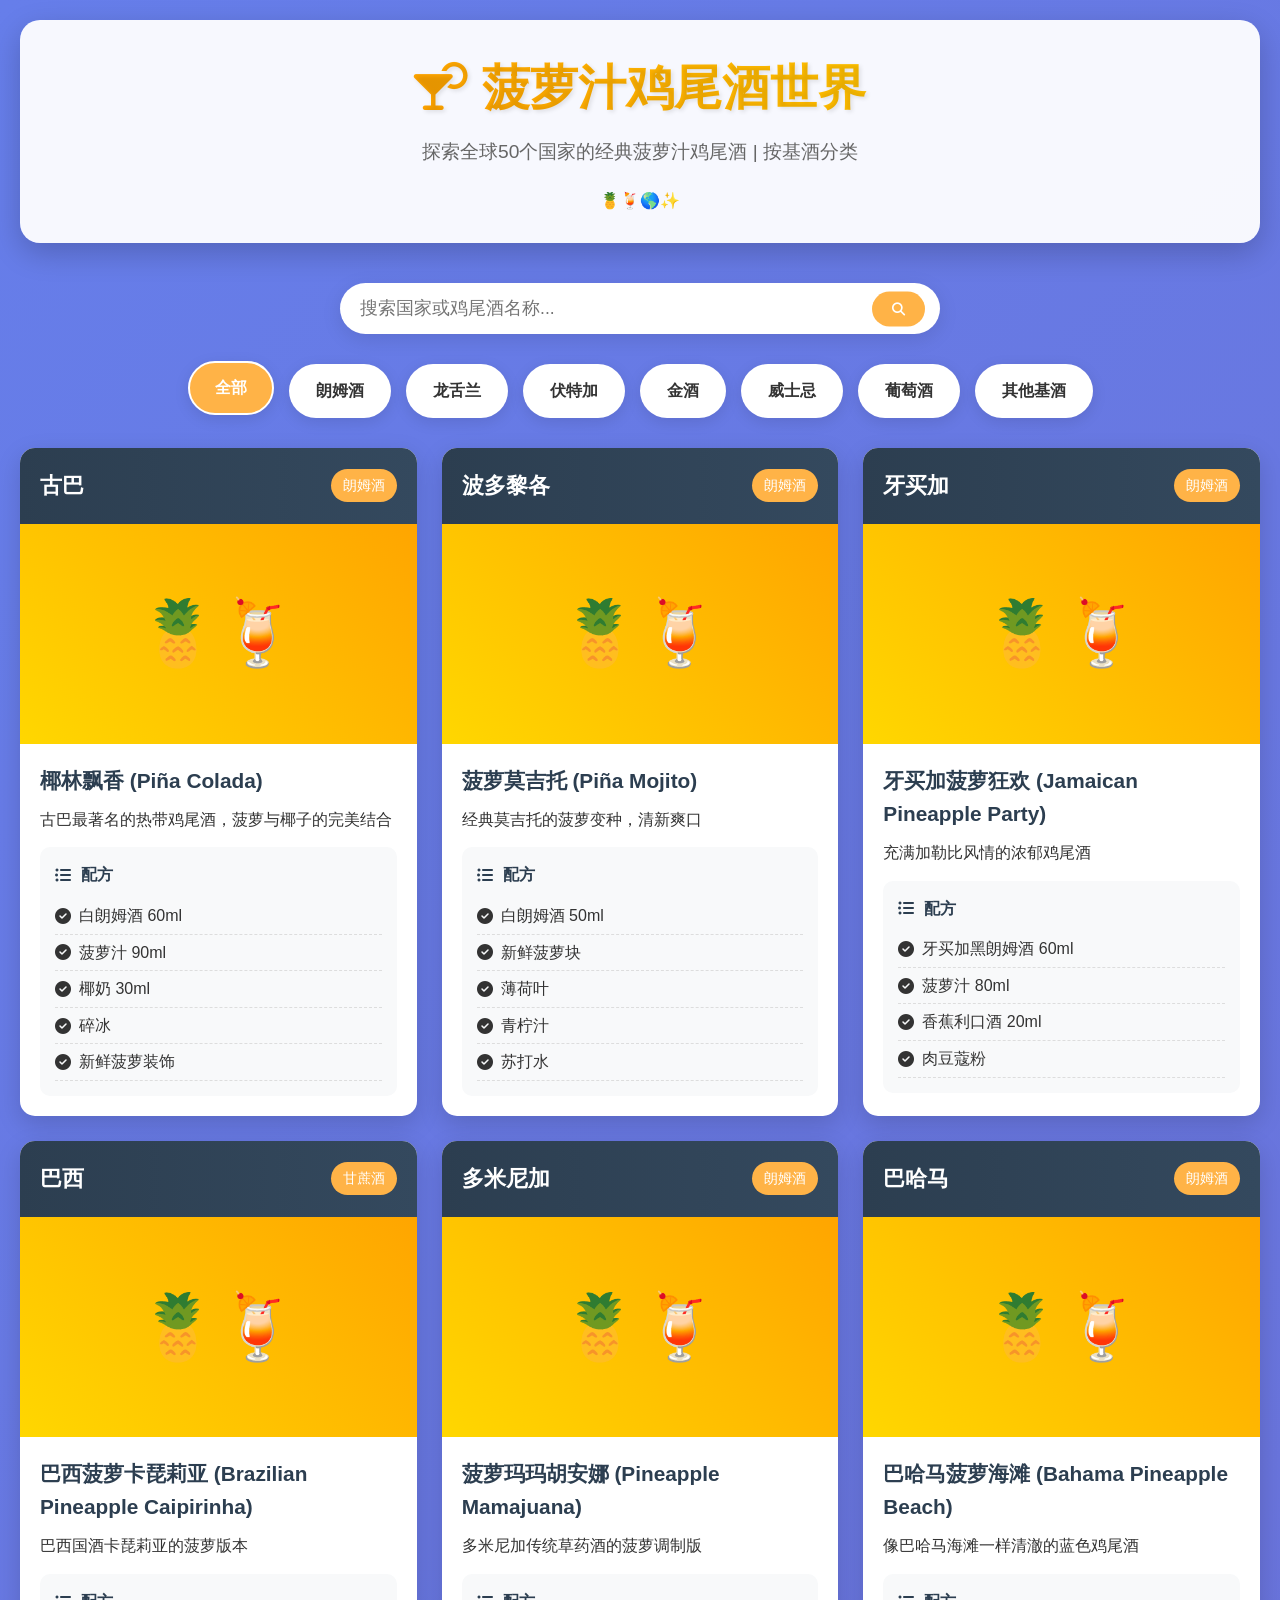
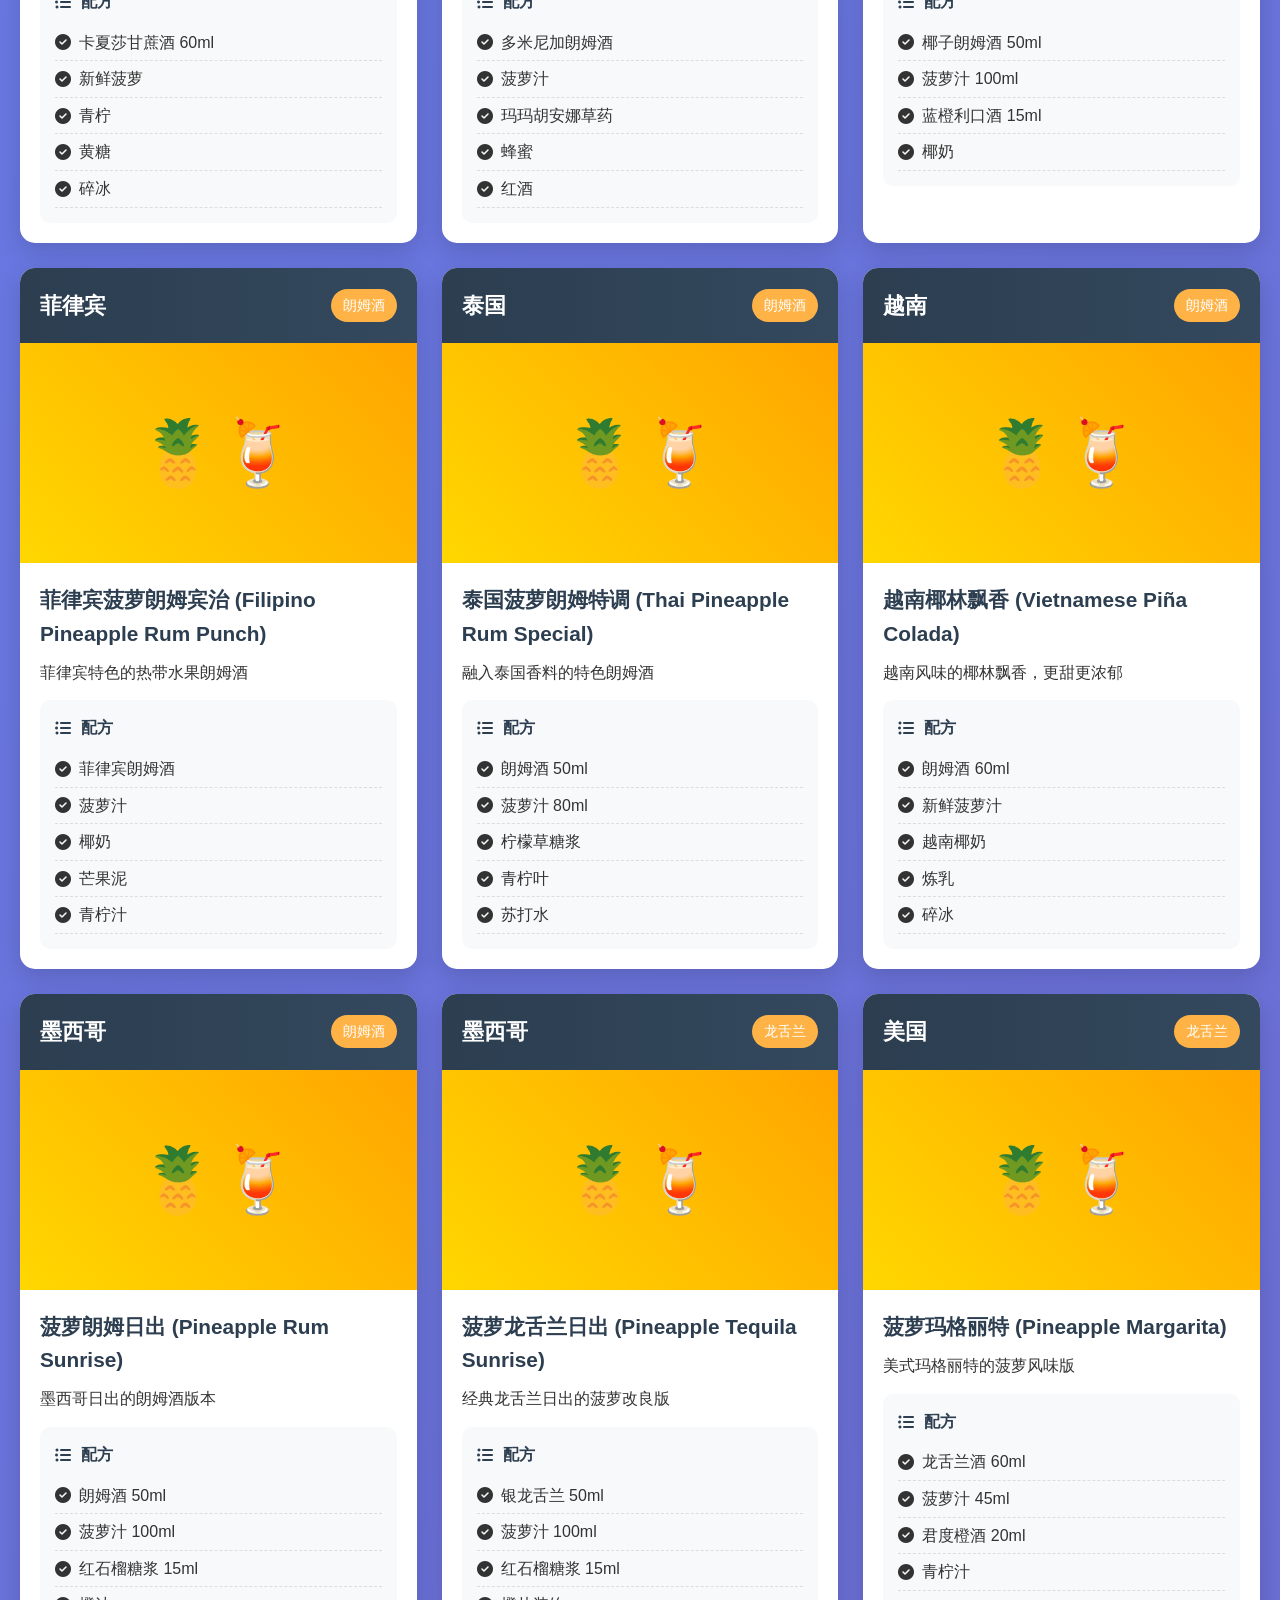
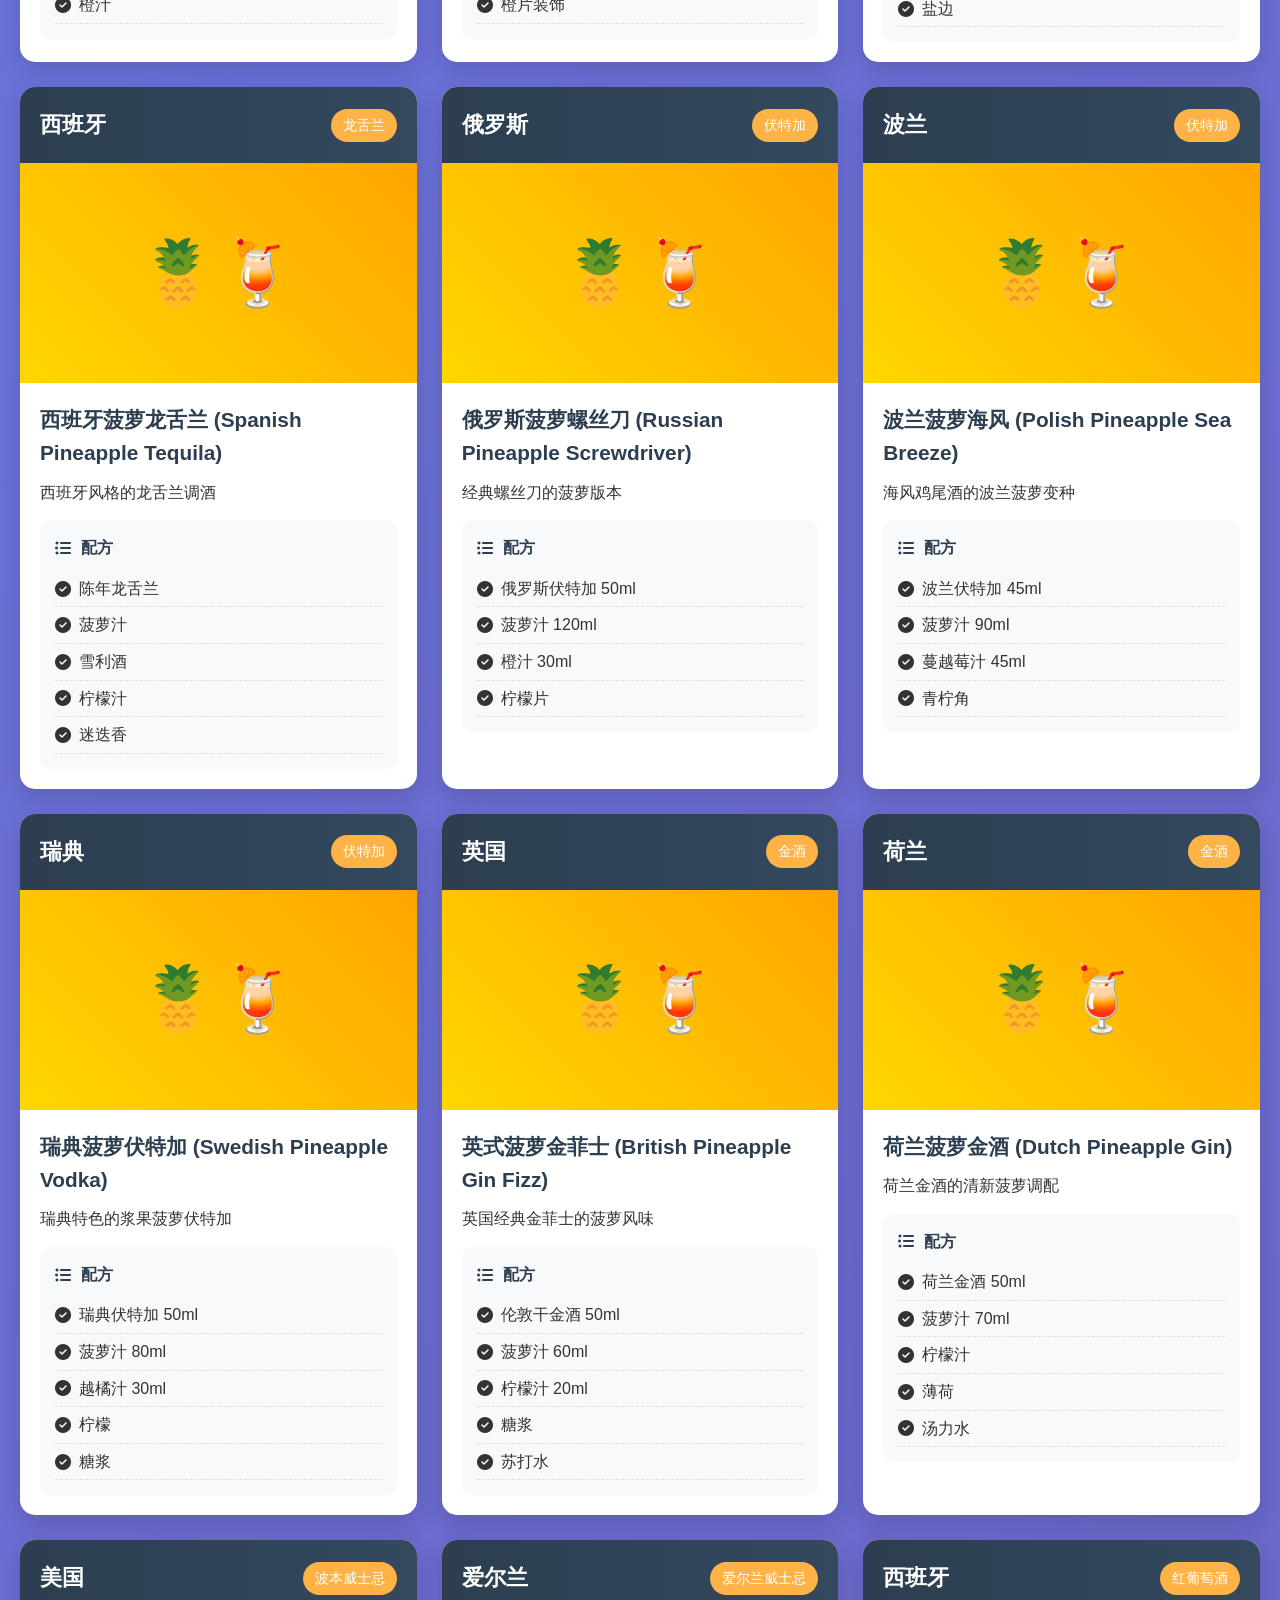
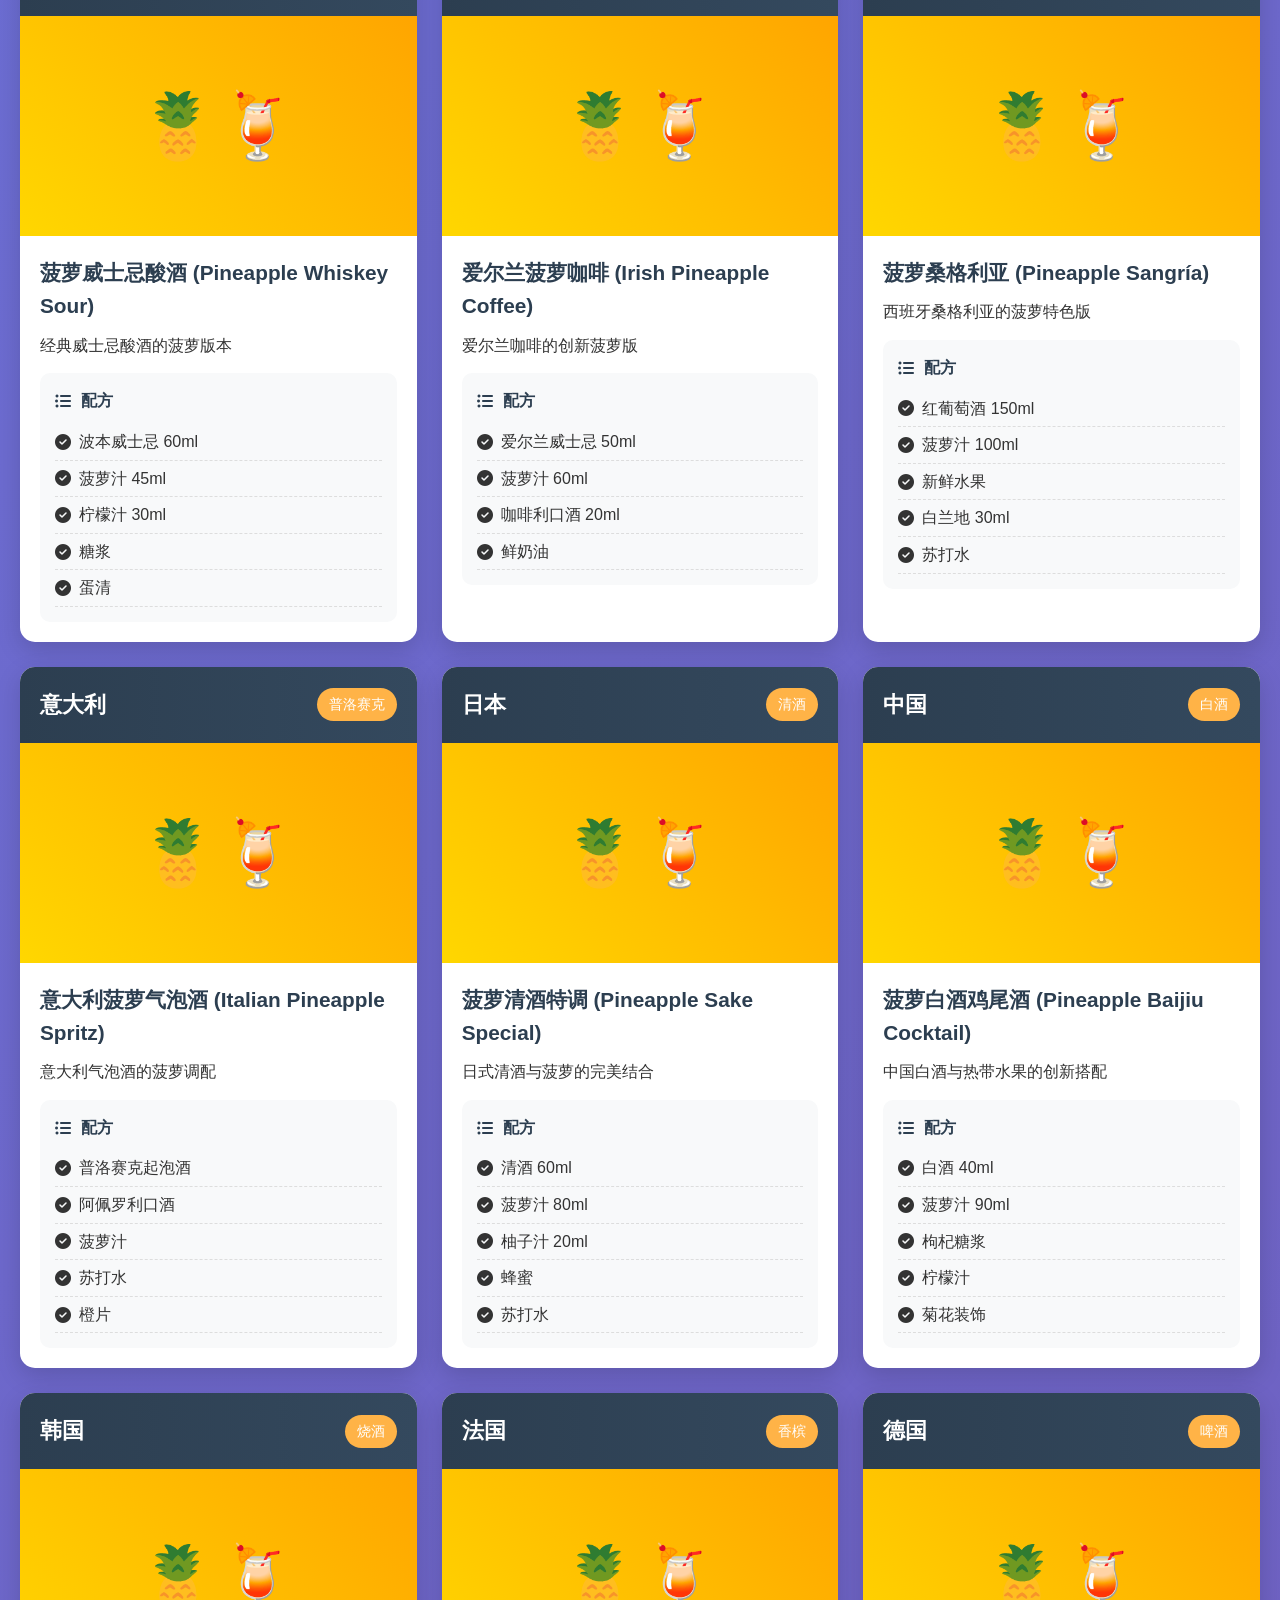
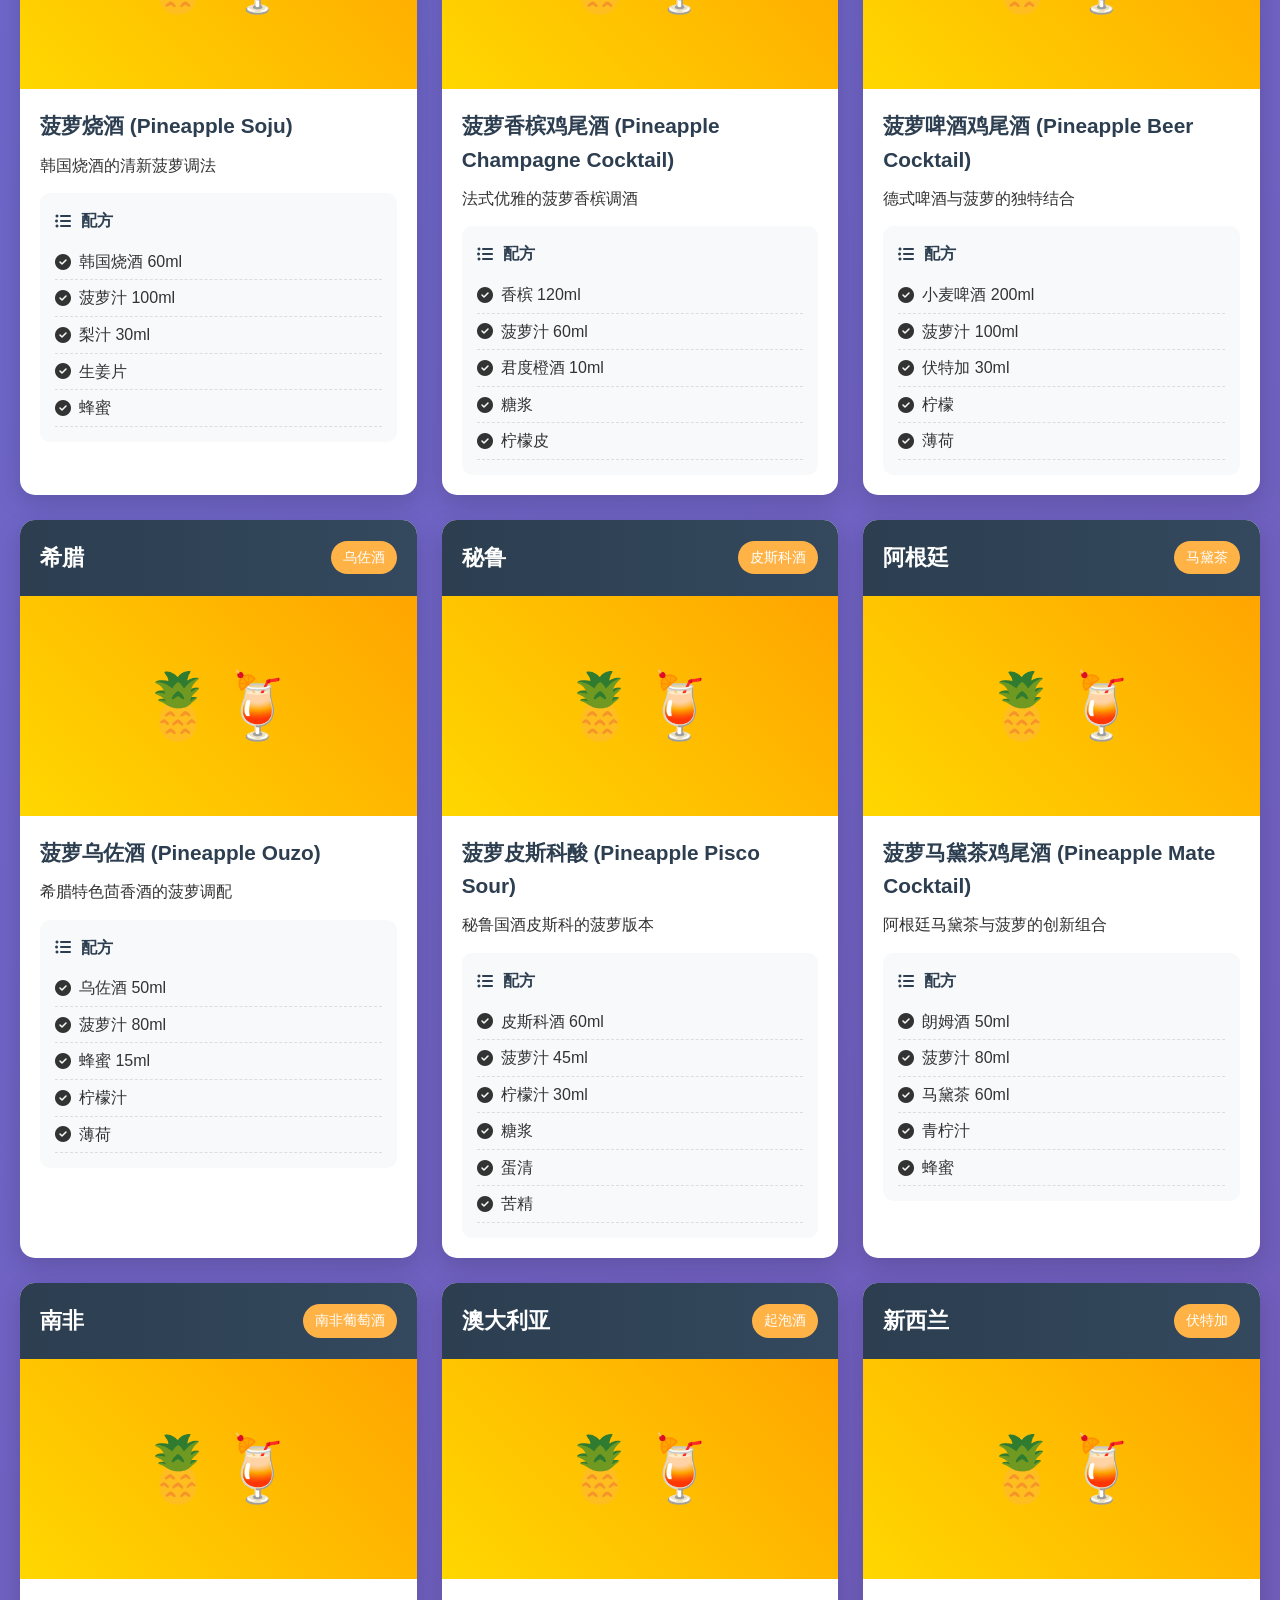
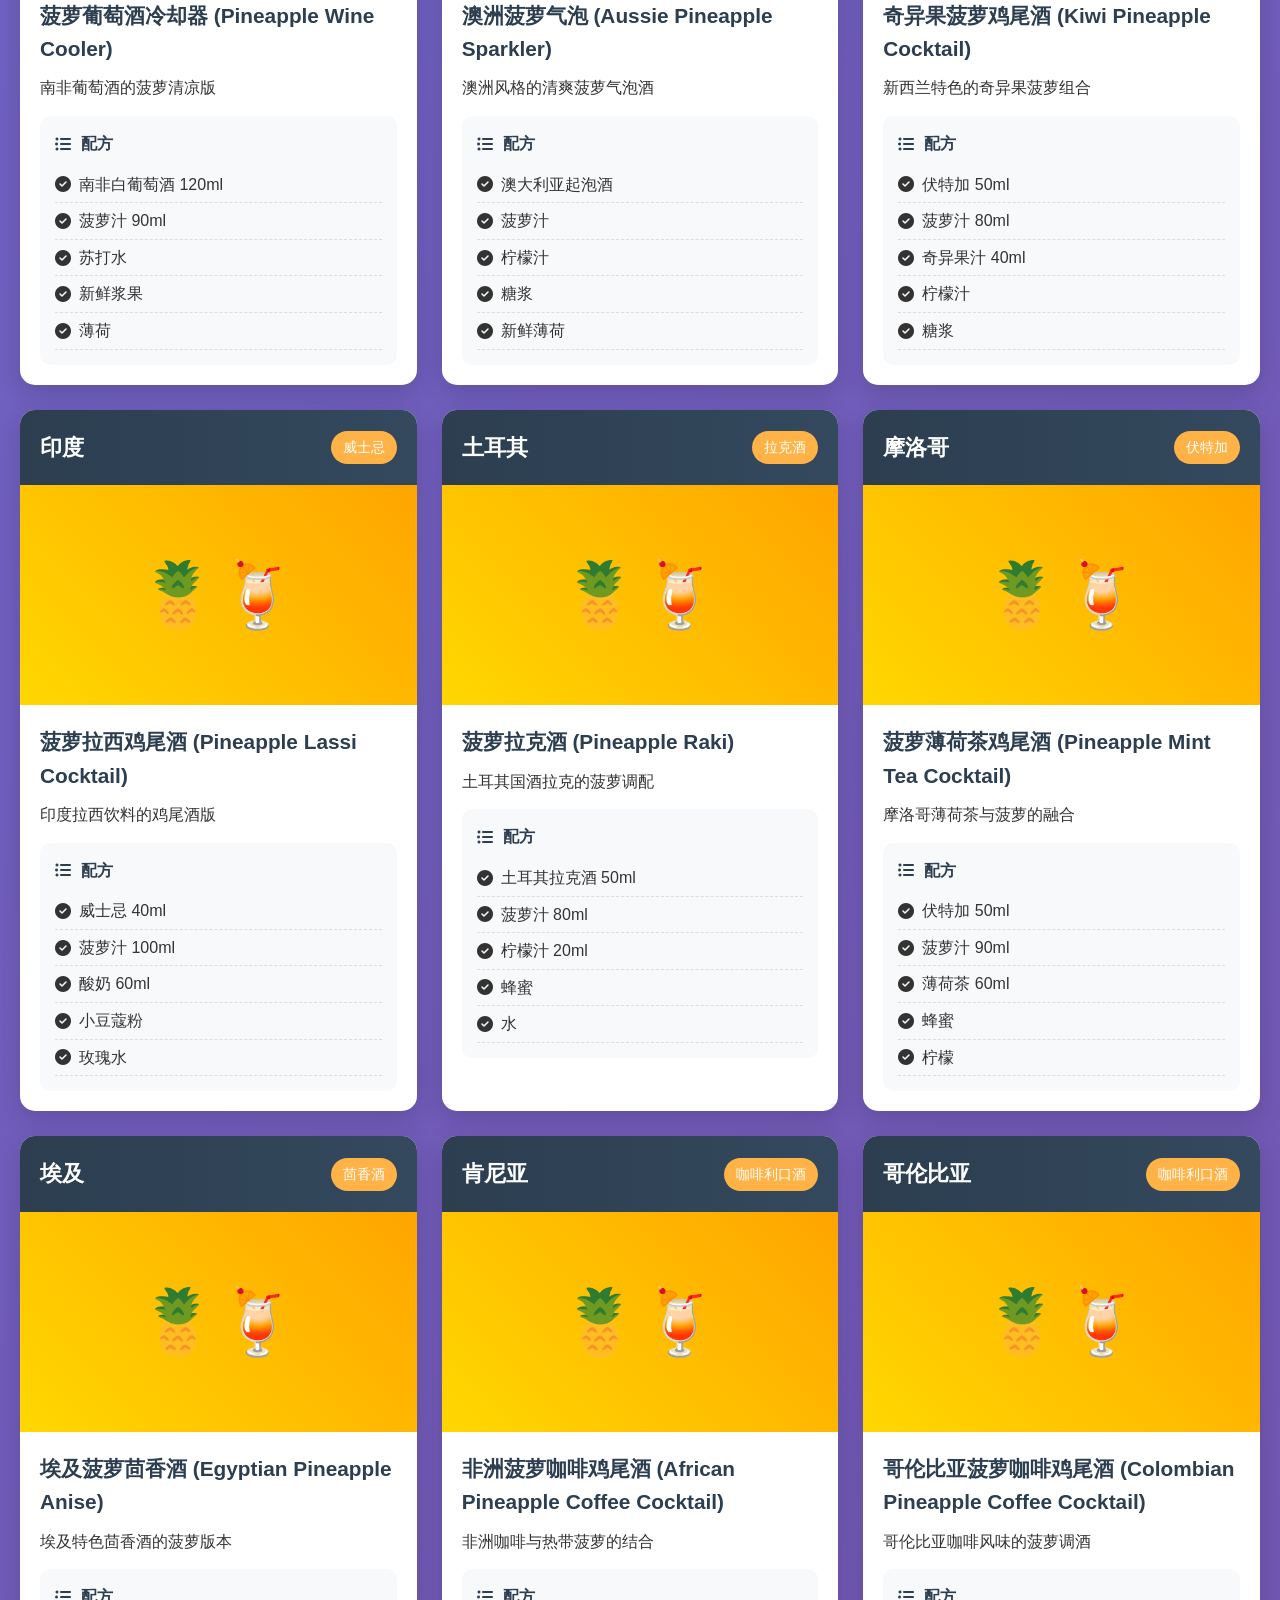
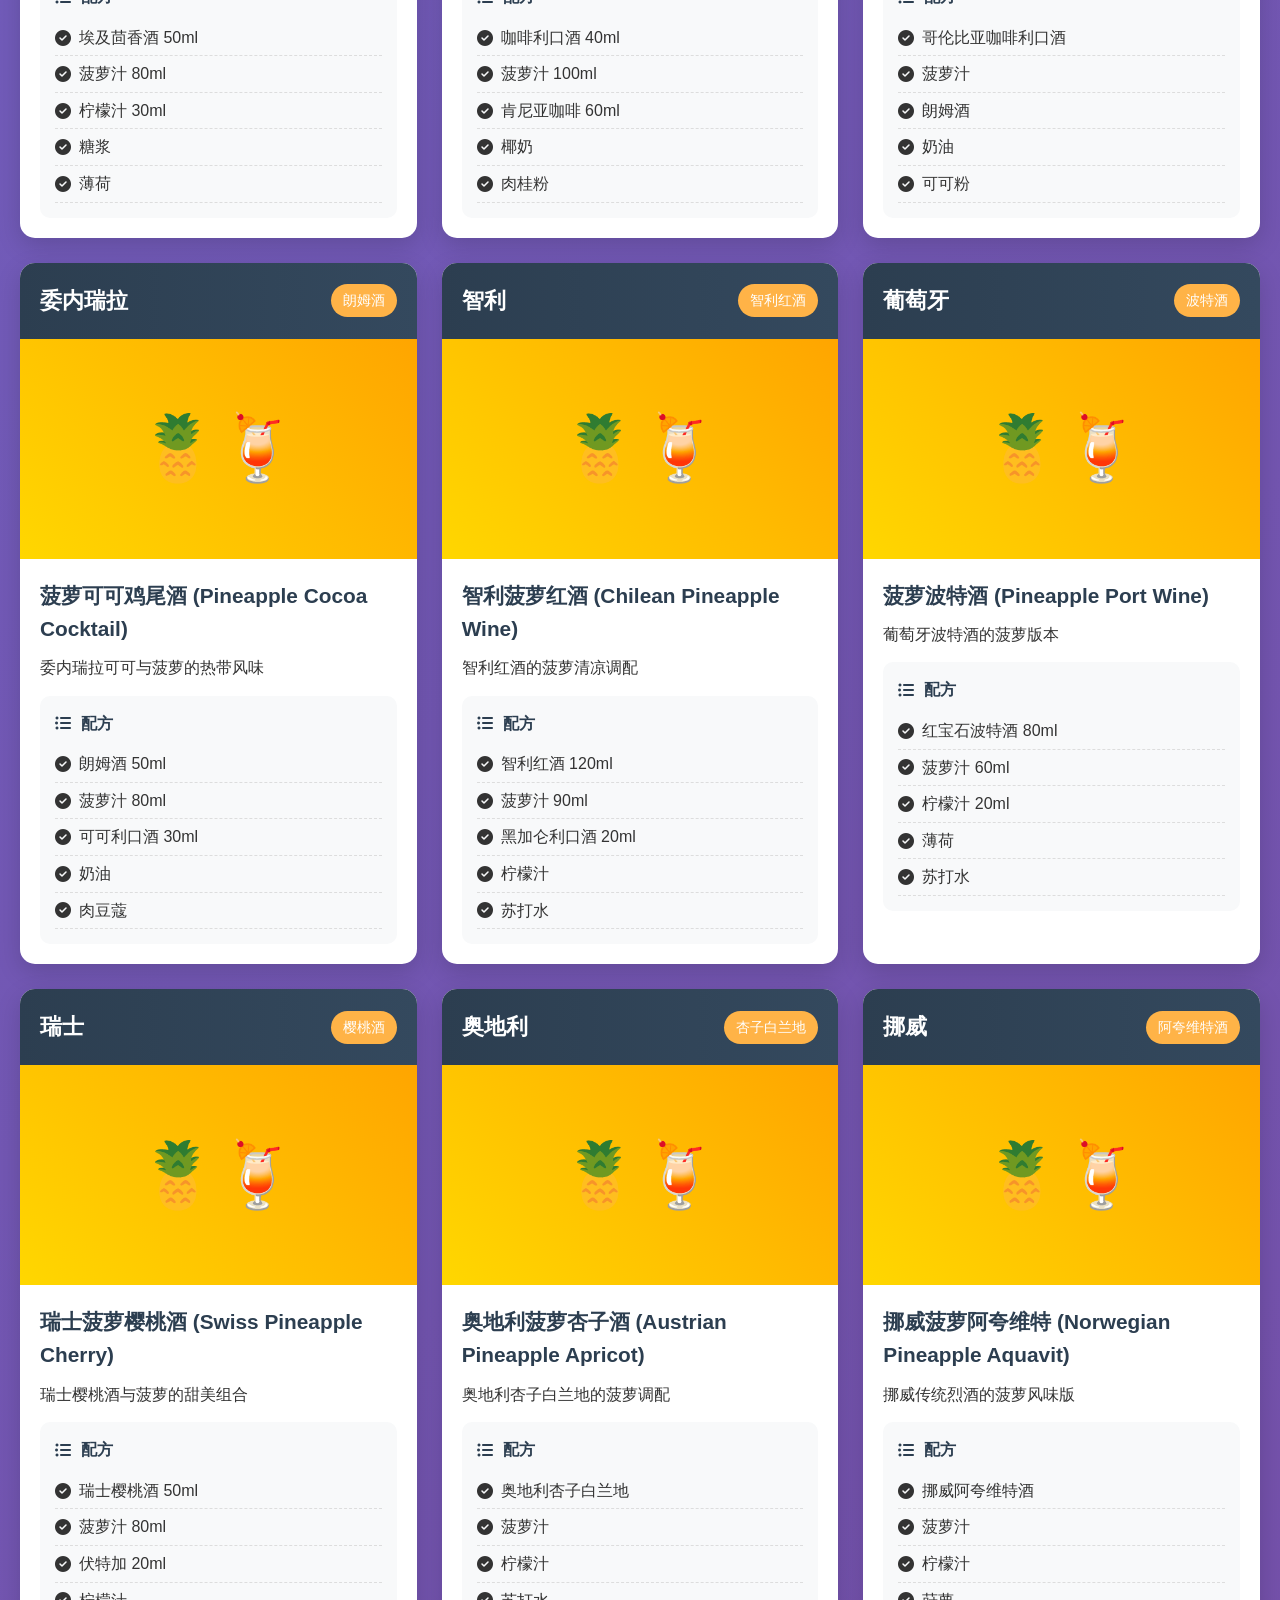
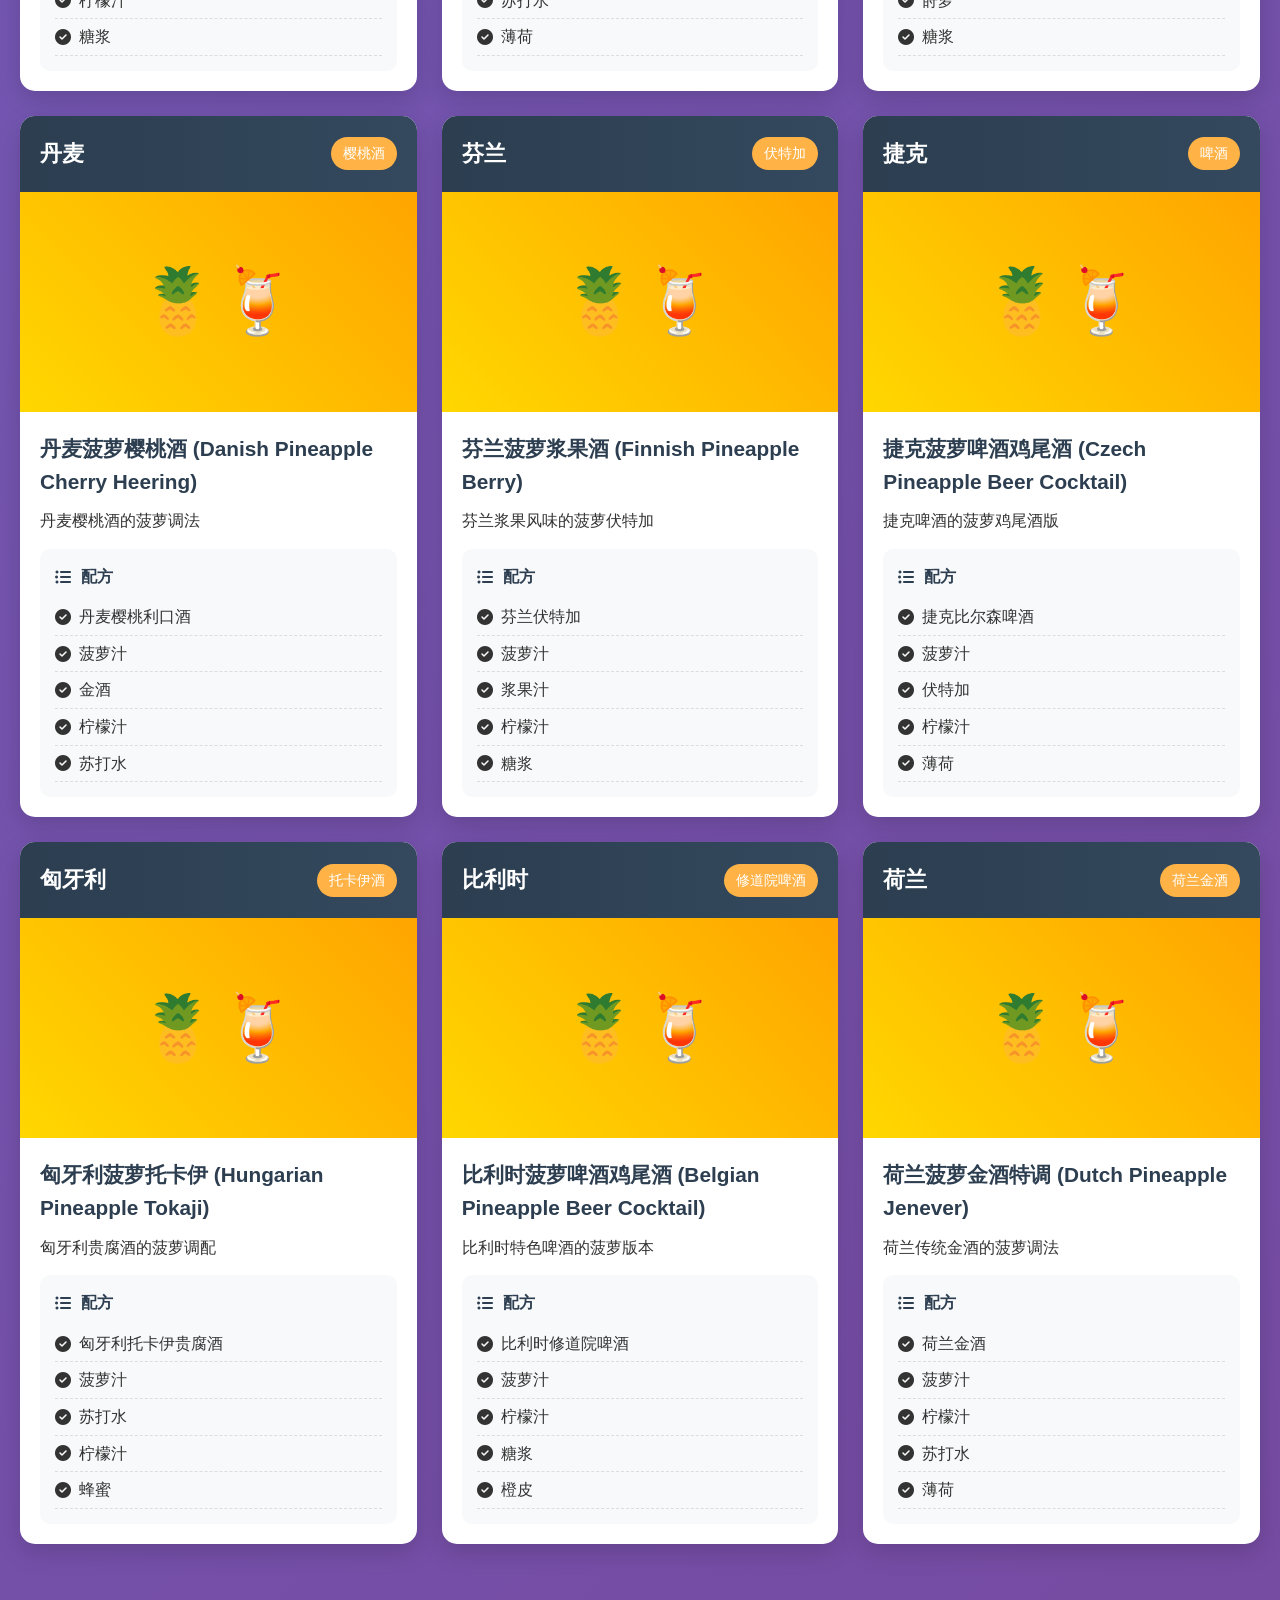
<file: world_pineapple_cocktails.html>
<!DOCTYPE html>
<html lang="zh-CN">
<head>
    <meta charset="UTF-8">
    <meta name="viewport" content="width=device-width, initial-scale=1.0">
    <title>菠萝汁鸡尾酒世界 - 50国精选</title>
    <link rel="stylesheet" href="https://cdnjs.cloudflare.com/ajax/libs/font-awesome/6.4.0/css/all.min.css">
    <style>
        :root {
            --primary: #FFB347;
            --secondary: #FFCC33;
            --dark: #2C3E50;
            --light: #F8F9FA;
            --success: #28a745;
        }

        * {
            margin: 0;
            padding: 0;
            box-sizing: border-box;
        }

        body {
            font-family: 'Segoe UI', 'Microsoft YaHei', sans-serif;
            background: linear-gradient(135deg, #667eea 0%, #764ba2 100%);
            color: #333;
            line-height: 1.6;
            min-height: 100vh;
            padding-bottom: 50px;
        }

        .container {
            max-width: 1400px;
            margin: 0 auto;
            padding: 20px;
        }

        /* 标题样式 */
        .header {
            text-align: center;
            margin-bottom: 40px;
            padding: 30px;
            background: rgba(255, 255, 255, 0.95);
            border-radius: 20px;
            box-shadow: 0 10px 30px rgba(0, 0, 0, 0.2);
            animation: fadeIn 1s ease;
        }

        h1 {
            color: var(--dark);
            font-size: 3rem;
            margin-bottom: 10px;
            background: linear-gradient(45deg, #FF8C00, #FFD700);
            -webkit-background-clip: text;
            -webkit-text-fill-color: transparent;
            text-shadow: 2px 2px 4px rgba(0,0,0,0.1);
        }

        .subtitle {
            color: #666;
            font-size: 1.2rem;
            margin-bottom: 20px;
        }

        /* 基酒分类 */
        .spirit-categories {
            display: flex;
            flex-wrap: wrap;
            gap: 15px;
            justify-content: center;
            margin: 30px 0;
        }

        .spirit-tag {
            background: white;
            padding: 12px 25px;
            border-radius: 50px;
            cursor: pointer;
            transition: all 0.3s ease;
            font-weight: 600;
            box-shadow: 0 4px 15px rgba(0,0,0,0.1);
            border: 2px solid transparent;
        }

        .spirit-tag:hover, .spirit-tag.active {
            background: var(--primary);
            color: white;
            transform: translateY(-3px);
            border-color: white;
        }

        /* 国家网格 */
        .countries-grid {
            display: grid;
            grid-template-columns: repeat(auto-fill, minmax(320px, 1fr));
            gap: 25px;
            margin-top: 30px;
        }

        .country-card {
            background: white;
            border-radius: 15px;
            overflow: hidden;
            box-shadow: 0 8px 25px rgba(0, 0, 0, 0.15);
            transition: all 0.3s ease;
            opacity: 0;
            animation: slideUp 0.5s ease forwards;
        }

        .country-card:hover {
            transform: translateY(-10px);
            box-shadow: 0 15px 35px rgba(0, 0, 0, 0.25);
        }

        .card-header {
            padding: 20px;
            background: linear-gradient(90deg, var(--dark), #34495e);
            color: white;
            display: flex;
            justify-content: space-between;
            align-items: center;
        }

        .country-name {
            font-size: 1.4rem;
            font-weight: bold;
        }

        .spirit-badge {
            background: var(--primary);
            padding: 5px 12px;
            border-radius: 20px;
            font-size: 0.9rem;
        }

        .cocktail-image {
            width: 100%;
            height: 220px;
            background: linear-gradient(45deg, #FFD700, #FFA500);
            display: flex;
            align-items: center;
            justify-content: center;
            color: white;
            font-size: 4rem;
            position: relative;
            overflow: hidden;
        }

        .cocktail-image::before {
            content: "🍍🍹";
            animation: float 3s ease-in-out infinite;
        }

        .card-content {
            padding: 20px;
        }

        .cocktail-name {
            font-size: 1.3rem;
            color: var(--dark);
            margin-bottom: 10px;
            font-weight: 600;
        }

        .ingredients {
            background: var(--light);
            padding: 15px;
            border-radius: 10px;
            margin-top: 15px;
        }

        .ingredients h4 {
            color: var(--dark);
            margin-bottom: 10px;
            display: flex;
            align-items: center;
            gap: 10px;
        }

        .ingredients ul {
            list-style: none;
            padding-left: 0;
        }

        .ingredients li {
            padding: 5px 0;
            border-bottom: 1px dashed #ddd;
            display: flex;
            align-items: center;
            gap: 8px;
        }

        /* 动画 */
        @keyframes fadeIn {
            from { opacity: 0; }
            to { opacity: 1; }
        }

        @keyframes slideUp {
            from { 
                opacity: 0;
                transform: translateY(30px);
            }
            to { 
                opacity: 1;
                transform: translateY(0);
            }
        }

        @keyframes float {
            0%, 100% { transform: translateY(0); }
            50% { transform: translateY(-20px); }
        }

        /* 响应式设计 */
        @media (max-width: 768px) {
            .countries-grid {
                grid-template-columns: 1fr;
            }

            h1 {
                font-size: 2.2rem;
            }

            .spirit-categories {
                overflow-x: auto;
                justify-content: flex-start;
                padding-bottom: 10px;
            }
        }

        /* 搜索框 */
        .search-box {
            max-width: 600px;
            margin: 0 auto 30px;
            position: relative;
        }

        .search-box input {
            width: 100%;
            padding: 15px 50px 15px 20px;
            border: none;
            border-radius: 50px;
            font-size: 1.1rem;
            box-shadow: 0 5px 20px rgba(0,0,0,0.1);
        }

        .search-box button {
            position: absolute;
            right: 15px;
            top: 50%;
            transform: translateY(-50%);
            background: var(--primary);
            border: none;
            color: white;
            padding: 10px 20px;
            border-radius: 50px;
            cursor: pointer;
        }
    </style>
</head>
<body>
    <div class="container">
        <header class="header">
            <h1><i class="fas fa-cocktail"></i> 菠萝汁鸡尾酒世界</h1>
            <p class="subtitle">探索全球50个国家的经典菠萝汁鸡尾酒 | 按基酒分类</p>
            <div class="pineapple-animation">
                🍍🍹🌎✨
            </div>
        </header>

        <div class="search-box">
            <input type="text" id="searchInput" placeholder="搜索国家或鸡尾酒名称...">
            <button onclick="searchCocktails()"><i class="fas fa-search"></i></button>
        </div>

        <div class="spirit-categories">
            <div class="spirit-tag active" onclick="filterBySpirit('all')">全部</div>
            <div class="spirit-tag" onclick="filterBySpirit('rum')">朗姆酒</div>
            <div class="spirit-tag" onclick="filterBySpirit('tequila')">龙舌兰</div>
            <div class="spirit-tag" onclick="filterBySpirit('vodka')">伏特加</div>
            <div class="spirit-tag" onclick="filterBySpirit('gin')">金酒</div>
            <div class="spirit-tag" onclick="filterBySpirit('whiskey')">威士忌</div>
            <div class="spirit-tag" onclick="filterBySpirit('wine')">葡萄酒</div>
            <div class="spirit-tag" onclick="filterBySpirit('other')">其他基酒</div>
        </div>

        <div class="countries-grid" id="countriesGrid">
            <!-- 国家卡片将在这里动态生成 -->
        </div>
    </div>

    <script>
        // 完整的50个国家菠萝汁鸡尾酒数据
        const cocktailsData = [
            // 朗姆酒基酒类 (15个国家)
            {
                country: "古巴",
                cocktail: "椰林飘香 (Piña Colada)",
                spirit: "rum",
                spiritName: "朗姆酒",
                ingredients: ["白朗姆酒 60ml", "菠萝汁 90ml", "椰奶 30ml", "碎冰", "新鲜菠萝装饰"],
                description: "古巴最著名的热带鸡尾酒，菠萝与椰子的完美结合"
            },
            {
                country: "波多黎各",
                cocktail: "菠萝莫吉托 (Piña Mojito)",
                spirit: "rum",
                spiritName: "朗姆酒",
                ingredients: ["白朗姆酒 50ml", "新鲜菠萝块", "薄荷叶", "青柠汁", "苏打水"],
                description: "经典莫吉托的菠萝变种，清新爽口"
            },
            {
                country: "牙买加",
                cocktail: "牙买加菠萝狂欢 (Jamaican Pineapple Party)",
                spirit: "rum",
                spiritName: "朗姆酒",
                ingredients: ["牙买加黑朗姆酒 60ml", "菠萝汁 80ml", "香蕉利口酒 20ml", "肉豆蔻粉"],
                description: "充满加勒比风情的浓郁鸡尾酒"
            },
            {
                country: "巴西",
                cocktail: "巴西菠萝卡琵莉亚 (Brazilian Pineapple Caipirinha)",
                spirit: "rum",
                spiritName: "甘蔗酒",
                ingredients: ["卡夏莎甘蔗酒 60ml", "新鲜菠萝", "青柠", "黄糖", "碎冰"],
                description: "巴西国酒卡琵莉亚的菠萝版本"
            },
            {
                country: "多米尼加",
                cocktail: "菠萝玛玛胡安娜 (Pineapple Mamajuana)",
                spirit: "rum",
                spiritName: "朗姆酒",
                ingredients: ["多米尼加朗姆酒", "菠萝汁", "玛玛胡安娜草药", "蜂蜜", "红酒"],
                description: "多米尼加传统草药酒的菠萝调制版"
            },
            {
                country: "巴哈马",
                cocktail: "巴哈马菠萝海滩 (Bahama Pineapple Beach)",
                spirit: "rum",
                spiritName: "朗姆酒",
                ingredients: ["椰子朗姆酒 50ml", "菠萝汁 100ml", "蓝橙利口酒 15ml", "椰奶"],
                description: "像巴哈马海滩一样清澈的蓝色鸡尾酒"
            },
            {
                country: "菲律宾",
                cocktail: "菲律宾菠萝朗姆宾治 (Filipino Pineapple Rum Punch)",
                spirit: "rum",
                spiritName: "朗姆酒",
                ingredients: ["菲律宾朗姆酒", "菠萝汁", "椰奶", "芒果泥", "青柠汁"],
                description: "菲律宾特色的热带水果朗姆酒"
            },
            {
                country: "泰国",
                cocktail: "泰国菠萝朗姆特调 (Thai Pineapple Rum Special)",
                spirit: "rum",
                spiritName: "朗姆酒",
                ingredients: ["朗姆酒 50ml", "菠萝汁 80ml", "柠檬草糖浆", "青柠叶", "苏打水"],
                description: "融入泰国香料的特色朗姆酒"
            },
            {
                country: "越南",
                cocktail: "越南椰林飘香 (Vietnamese Piña Colada)",
                spirit: "rum",
                spiritName: "朗姆酒",
                ingredients: ["朗姆酒 60ml", "新鲜菠萝汁", "越南椰奶", "炼乳", "碎冰"],
                description: "越南风味的椰林飘香，更甜更浓郁"
            },
            {
                country: "墨西哥",
                cocktail: "菠萝朗姆日出 (Pineapple Rum Sunrise)",
                spirit: "rum",
                spiritName: "朗姆酒",
                ingredients: ["朗姆酒 50ml", "菠萝汁 100ml", "红石榴糖浆 15ml", "橙汁"],
                description: "墨西哥日出的朗姆酒版本"
            },

            // 龙舌兰基酒类 (10个国家)
            {
                country: "墨西哥",
                cocktail: "菠萝龙舌兰日出 (Pineapple Tequila Sunrise)",
                spirit: "tequila",
                spiritName: "龙舌兰",
                ingredients: ["银龙舌兰 50ml", "菠萝汁 100ml", "红石榴糖浆 15ml", "橙片装饰"],
                description: "经典龙舌兰日出的菠萝改良版"
            },
            {
                country: "美国",
                cocktail: "菠萝玛格丽特 (Pineapple Margarita)",
                spirit: "tequila",
                spiritName: "龙舌兰",
                ingredients: ["龙舌兰酒 60ml", "菠萝汁 45ml", "君度橙酒 20ml", "青柠汁", "盐边"],
                description: "美式玛格丽特的菠萝风味版"
            },
            {
                country: "西班牙",
                cocktail: "西班牙菠萝龙舌兰 (Spanish Pineapple Tequila)",
                spirit: "tequila",
                spiritName: "龙舌兰",
                ingredients: ["陈年龙舌兰", "菠萝汁", "雪利酒", "柠檬汁", "迷迭香"],
                description: "西班牙风格的龙舌兰调酒"
            },

            // 伏特加基酒类 (10个国家)
            {
                country: "俄罗斯",
                cocktail: "俄罗斯菠萝螺丝刀 (Russian Pineapple Screwdriver)",
                spirit: "vodka",
                spiritName: "伏特加",
                ingredients: ["俄罗斯伏特加 50ml", "菠萝汁 120ml", "橙汁 30ml", "柠檬片"],
                description: "经典螺丝刀的菠萝版本"
            },
            {
                country: "波兰",
                cocktail: "波兰菠萝海风 (Polish Pineapple Sea Breeze)",
                spirit: "vodka",
                spiritName: "伏特加",
                ingredients: ["波兰伏特加 45ml", "菠萝汁 90ml", "蔓越莓汁 45ml", "青柠角"],
                description: "海风鸡尾酒的波兰菠萝变种"
            },
            {
                country: "瑞典",
                cocktail: "瑞典菠萝伏特加 (Swedish Pineapple Vodka)",
                spirit: "vodka",
                spiritName: "伏特加",
                ingredients: ["瑞典伏特加 50ml", "菠萝汁 80ml", "越橘汁 30ml", "柠檬", "糖浆"],
                description: "瑞典特色的浆果菠萝伏特加"
            },

            // 金酒基酒类 (8个国家)
            {
                country: "英国",
                cocktail: "英式菠萝金菲士 (British Pineapple Gin Fizz)",
                spirit: "gin",
                spiritName: "金酒",
                ingredients: ["伦敦干金酒 50ml", "菠萝汁 60ml", "柠檬汁 20ml", "糖浆", "苏打水"],
                description: "英国经典金菲士的菠萝风味"
            },
            {
                country: "荷兰",
                cocktail: "荷兰菠萝金酒 (Dutch Pineapple Gin)",
                spirit: "gin",
                spiritName: "金酒",
                ingredients: ["荷兰金酒 50ml", "菠萝汁 70ml", "柠檬汁", "薄荷", "汤力水"],
                description: "荷兰金酒的清新菠萝调配"
            },

            // 威士忌基酒类 (5个国家)
            {
                country: "美国",
                cocktail: "菠萝威士忌酸酒 (Pineapple Whiskey Sour)",
                spirit: "whiskey",
                spiritName: "波本威士忌",
                ingredients: ["波本威士忌 60ml", "菠萝汁 45ml", "柠檬汁 30ml", "糖浆", "蛋清"],
                description: "经典威士忌酸酒的菠萝版本"
            },
            {
                country: "爱尔兰",
                cocktail: "爱尔兰菠萝咖啡 (Irish Pineapple Coffee)",
                spirit: "whiskey",
                spiritName: "爱尔兰威士忌",
                ingredients: ["爱尔兰威士忌 50ml", "菠萝汁 60ml", "咖啡利口酒 20ml", "鲜奶油"],
                description: "爱尔兰咖啡的创新菠萝版"
            },

            // 葡萄酒基酒类 (5个国家)
            {
                country: "西班牙",
                cocktail: "菠萝桑格利亚 (Pineapple Sangría)",
                spirit: "wine",
                spiritName: "红葡萄酒",
                ingredients: ["红葡萄酒 150ml", "菠萝汁 100ml", "新鲜水果", "白兰地 30ml", "苏打水"],
                description: "西班牙桑格利亚的菠萝特色版"
            },
            {
                country: "意大利",
                cocktail: "意大利菠萝气泡酒 (Italian Pineapple Spritz)",
                spirit: "wine",
                spiritName: "普洛赛克",
                ingredients: ["普洛赛克起泡酒", "阿佩罗利口酒", "菠萝汁", "苏打水", "橙片"],
                description: "意大利气泡酒的菠萝调配"
            },

            // 其他基酒类 (7个国家)
            {
                country: "日本",
                cocktail: "菠萝清酒特调 (Pineapple Sake Special)",
                spirit: "other",
                spiritName: "清酒",
                ingredients: ["清酒 60ml", "菠萝汁 80ml", "柚子汁 20ml", "蜂蜜", "苏打水"],
                description: "日式清酒与菠萝的完美结合"
            },
            {
                country: "中国",
                cocktail: "菠萝白酒鸡尾酒 (Pineapple Baijiu Cocktail)",
                spirit: "other",
                spiritName: "白酒",
                ingredients: ["白酒 40ml", "菠萝汁 90ml", "枸杞糖浆", "柠檬汁", "菊花装饰"],
                description: "中国白酒与热带水果的创新搭配"
            },
            {
                country: "韩国",
                cocktail: "菠萝烧酒 (Pineapple Soju)",
                spirit: "other",
                spiritName: "烧酒",
                ingredients: ["韩国烧酒 60ml", "菠萝汁 100ml", "梨汁 30ml", "生姜片", "蜂蜜"],
                description: "韩国烧酒的清新菠萝调法"
            },
            {
                country: "法国",
                cocktail: "菠萝香槟鸡尾酒 (Pineapple Champagne Cocktail)",
                spirit: "other",
                spiritName: "香槟",
                ingredients: ["香槟 120ml", "菠萝汁 60ml", "君度橙酒 10ml", "糖浆", "柠檬皮"],
                description: "法式优雅的菠萝香槟调酒"
            },
            {
                country: "德国",
                cocktail: "菠萝啤酒鸡尾酒 (Pineapple Beer Cocktail)",
                spirit: "other",
                spiritName: "啤酒",
                ingredients: ["小麦啤酒 200ml", "菠萝汁 100ml", "伏特加 30ml", "柠檬", "薄荷"],
                description: "德式啤酒与菠萝的独特结合"
            },
            {
                country: "希腊",
                cocktail: "菠萝乌佐酒 (Pineapple Ouzo)",
                spirit: "other",
                spiritName: "乌佐酒",
                ingredients: ["乌佐酒 50ml", "菠萝汁 80ml", "蜂蜜 15ml", "柠檬汁", "薄荷"],
                description: "希腊特色茴香酒的菠萝调配"
            },
            {
                country: "秘鲁",
                cocktail: "菠萝皮斯科酸 (Pineapple Pisco Sour)",
                spirit: "other",
                spiritName: "皮斯科酒",
                ingredients: ["皮斯科酒 60ml", "菠萝汁 45ml", "柠檬汁 30ml", "糖浆", "蛋清", "苦精"],
                description: "秘鲁国酒皮斯科的菠萝版本"
            },
            {
                country: "阿根廷",
                cocktail: "菠萝马黛茶鸡尾酒 (Pineapple Mate Cocktail)",
                spirit: "other",
                spiritName: "马黛茶",
                ingredients: ["朗姆酒 50ml", "菠萝汁 80ml", "马黛茶 60ml", "青柠汁", "蜂蜜"],
                description: "阿根廷马黛茶与菠萝的创新组合"
            },
            {
                country: "南非",
                cocktail: "菠萝葡萄酒冷却器 (Pineapple Wine Cooler)",
                spirit: "other",
                spiritName: "南非葡萄酒",
                ingredients: ["南非白葡萄酒 120ml", "菠萝汁 90ml", "苏打水", "新鲜浆果", "薄荷"],
                description: "南非葡萄酒的菠萝清凉版"
            },
            {
                country: "澳大利亚",
                cocktail: "澳洲菠萝气泡 (Aussie Pineapple Sparkler)",
                spirit: "other",
                spiritName: "起泡酒",
                ingredients: ["澳大利亚起泡酒", "菠萝汁", "柠檬汁", "糖浆", "新鲜薄荷"],
                description: "澳洲风格的清爽菠萝气泡酒"
            },
            {
                country: "新西兰",
                cocktail: "奇异果菠萝鸡尾酒 (Kiwi Pineapple Cocktail)",
                spirit: "other",
                spiritName: "伏特加",
                ingredients: ["伏特加 50ml", "菠萝汁 80ml", "奇异果汁 40ml", "柠檬汁", "糖浆"],
                description: "新西兰特色的奇异果菠萝组合"
            },
            {
                country: "印度",
                cocktail: "菠萝拉西鸡尾酒 (Pineapple Lassi Cocktail)",
                spirit: "other",
                spiritName: "威士忌",
                ingredients: ["威士忌 40ml", "菠萝汁 100ml", "酸奶 60ml", "小豆蔻粉", "玫瑰水"],
                description: "印度拉西饮料的鸡尾酒版"
            },
            {
                country: "土耳其",
                cocktail: "菠萝拉克酒 (Pineapple Raki)",
                spirit: "other",
                spiritName: "拉克酒",
                ingredients: ["土耳其拉克酒 50ml", "菠萝汁 80ml", "柠檬汁 20ml", "蜂蜜", "水"],
                description: "土耳其国酒拉克的菠萝调配"
            },
            {
                country: "摩洛哥",
                cocktail: "菠萝薄荷茶鸡尾酒 (Pineapple Mint Tea Cocktail)",
                spirit: "other",
                spiritName: "伏特加",
                ingredients: ["伏特加 50ml", "菠萝汁 90ml", "薄荷茶 60ml", "蜂蜜", "柠檬"],
                description: "摩洛哥薄荷茶与菠萝的融合"
            },
            {
                country: "埃及",
                cocktail: "埃及菠萝茴香酒 (Egyptian Pineapple Anise)",
                spirit: "other",
                spiritName: "茴香酒",
                ingredients: ["埃及茴香酒 50ml", "菠萝汁 80ml", "柠檬汁 30ml", "糖浆", "薄荷"],
                description: "埃及特色茴香酒的菠萝版本"
            },
            {
                country: "肯尼亚",
                cocktail: "非洲菠萝咖啡鸡尾酒 (African Pineapple Coffee Cocktail)",
                spirit: "other",
                spiritName: "咖啡利口酒",
                ingredients: ["咖啡利口酒 40ml", "菠萝汁 100ml", "肯尼亚咖啡 60ml", "椰奶", "肉桂粉"],
                description: "非洲咖啡与热带菠萝的结合"
            },
            {
                country: "哥伦比亚",
                cocktail: "哥伦比亚菠萝咖啡鸡尾酒 (Colombian Pineapple Coffee Cocktail)",
                spirit: "other",
                spiritName: "咖啡利口酒",
                ingredients: ["哥伦比亚咖啡利口酒", "菠萝汁", "朗姆酒", "奶油", "可可粉"],
                description: "哥伦比亚咖啡风味的菠萝调酒"
            },
            {
                country: "委内瑞拉",
                cocktail: "菠萝可可鸡尾酒 (Pineapple Cocoa Cocktail)",
                spirit: "other",
                spiritName: "朗姆酒",
                ingredients: ["朗姆酒 50ml", "菠萝汁 80ml", "可可利口酒 30ml", "奶油", "肉豆蔻"],
                description: "委内瑞拉可可与菠萝的热带风味"
            },
            {
                country: "智利",
                cocktail: "智利菠萝红酒 (Chilean Pineapple Wine)",
                spirit: "other",
                spiritName: "智利红酒",
                ingredients: ["智利红酒 120ml", "菠萝汁 90ml", "黑加仑利口酒 20ml", "柠檬汁", "苏打水"],
                description: "智利红酒的菠萝清凉调配"
            },
            {
                country: "葡萄牙",
                cocktail: "菠萝波特酒 (Pineapple Port Wine)",
                spirit: "other",
                spiritName: "波特酒",
                ingredients: ["红宝石波特酒 80ml", "菠萝汁 60ml", "柠檬汁 20ml", "薄荷", "苏打水"],
                description: "葡萄牙波特酒的菠萝版本"
            },
            {
                country: "瑞士",
                cocktail: "瑞士菠萝樱桃酒 (Swiss Pineapple Cherry)",
                spirit: "other",
                spiritName: "樱桃酒",
                ingredients: ["瑞士樱桃酒 50ml", "菠萝汁 80ml", "伏特加 20ml", "柠檬汁", "糖浆"],
                description: "瑞士樱桃酒与菠萝的甜美组合"
            },
            {
                country: "奥地利",
                cocktail: "奥地利菠萝杏子酒 (Austrian Pineapple Apricot)",
                spirit: "other",
                spiritName: "杏子白兰地",
                ingredients: ["奥地利杏子白兰地", "菠萝汁", "柠檬汁", "苏打水", "薄荷"],
                description: "奥地利杏子白兰地的菠萝调配"
            },
            {
                country: "挪威",
                cocktail: "挪威菠萝阿夸维特 (Norwegian Pineapple Aquavit)",
                spirit: "other",
                spiritName: "阿夸维特酒",
                ingredients: ["挪威阿夸维特酒", "菠萝汁", "柠檬汁", "莳萝", "糖浆"],
                description: "挪威传统烈酒的菠萝风味版"
            },
            {
                country: "丹麦",
                cocktail: "丹麦菠萝樱桃酒 (Danish Pineapple Cherry Heering)",
                spirit: "other",
                spiritName: "樱桃酒",
                ingredients: ["丹麦樱桃利口酒", "菠萝汁", "金酒", "柠檬汁", "苏打水"],
                description: "丹麦樱桃酒的菠萝调法"
            },
            {
                country: "芬兰",
                cocktail: "芬兰菠萝浆果酒 (Finnish Pineapple Berry)",
                spirit: "other",
                spiritName: "伏特加",
                ingredients: ["芬兰伏特加", "菠萝汁", "浆果汁", "柠檬汁", "糖浆"],
                description: "芬兰浆果风味的菠萝伏特加"
            },
            {
                country: "捷克",
                cocktail: "捷克菠萝啤酒鸡尾酒 (Czech Pineapple Beer Cocktail)",
                spirit: "other",
                spiritName: "啤酒",
                ingredients: ["捷克比尔森啤酒", "菠萝汁", "伏特加", "柠檬汁", "薄荷"],
                description: "捷克啤酒的菠萝鸡尾酒版"
            },
            {
                country: "匈牙利",
                cocktail: "匈牙利菠萝托卡伊 (Hungarian Pineapple Tokaji)",
                spirit: "other",
                spiritName: "托卡伊酒",
                ingredients: ["匈牙利托卡伊贵腐酒", "菠萝汁", "苏打水", "柠檬汁", "蜂蜜"],
                description: "匈牙利贵腐酒的菠萝调配"
            },
            {
                country: "比利时",
                cocktail: "比利时菠萝啤酒鸡尾酒 (Belgian Pineapple Beer Cocktail)",
                spirit: "other",
                spiritName: "修道院啤酒",
                ingredients: ["比利时修道院啤酒", "菠萝汁", "柠檬汁", "糖浆", "橙皮"],
                description: "比利时特色啤酒的菠萝版本"
            },
            {
                country: "荷兰",
                cocktail: "荷兰菠萝金酒特调 (Dutch Pineapple Jenever)",
                spirit: "other",
                spiritName: "荷兰金酒",
                ingredients: ["荷兰金酒", "菠萝汁", "柠檬汁", "苏打水", "薄荷"],
                description: "荷兰传统金酒的菠萝调法"
            }
        ];

        // 初始化页面
        function initPage() {
            generateCountryCards(cocktailsData);
            setupAnimations();
        }

        // 生成国家卡片
        function generateCountryCards(data) {
            const grid = document.getElementById('countriesGrid');
            grid.innerHTML = '';

            data.forEach((cocktail, index) => {
                const card = document.createElement('div');
                card.className = 'country-card';
                card.style.animationDelay = `${index * 0.05}s`;

                // 生成配料列表
                const ingredientsList = cocktail.ingredients.map(ing => 
                    `<li><i class="fas fa-check-circle"></i> ${ing}</li>`
                ).join('');

                card.innerHTML = `
                    <div class="card-header">
                        <div class="country-name">${cocktail.country}</div>
                        <div class="spirit-badge">${cocktail.spiritName}</div>
                    </div>
                    <div class="cocktail-image" title="${cocktail.cocktail}">
                        <!-- 图片占位符 -->
                    </div>
                    <div class="card-content">
                        <h3 class="cocktail-name">${cocktail.cocktail}</h3>
                        <p>${cocktail.description}</p>
                        <div class="ingredients">
                            <h4><i class="fas fa-list-ul"></i> 配方</h4>
                            <ul>${ingredientsList}</ul>
                        </div>
                    </div>
                `;

                grid.appendChild(card);
            });
        }

        // 按基酒分类筛选
        function filterBySpirit(spirit) {
            const tags = document.querySelectorAll('.spirit-tag');
            tags.forEach(tag => tag.classList.remove('active'));
            event.target.classList.add('active');

            let filteredData;
            if (spirit === 'all') {
                filteredData = cocktailsData;
            } else {
                filteredData = cocktailsData.filter(cocktail => cocktail.spirit === spirit);
            }

            generateCountryCards(filteredData);
        }

        // 搜索功能
        function searchCocktails() {
            const searchTerm = document.getElementById('searchInput').value.toLowerCase();

            if (!searchTerm.trim()) {
                generateCountryCards(cocktailsData);
                return;
            }

            const filteredData = cocktailsData.filter(cocktail => 
                cocktail.country.toLowerCase().includes(searchTerm) ||
                cocktail.cocktail.toLowerCase().includes(searchTerm) ||
                cocktail.ingredients.some(ing => ing.toLowerCase().includes(searchTerm))
            );

            generateCountryCards(filteredData);
        }

        // 设置动画
        function setupAnimations() {
            const cards = document.querySelectorAll('.country-card');
            cards.forEach((card, index) => {
                card.style.opacity = '0';
                card.style.transform = 'translateY(30px)';

                setTimeout(() => {
                    card.style.transition = 'all 0.5s ease';
                    card.style.opacity = '1';
                    card.style.transform = 'translateY(0)';
                }, index * 50);
            });
        }

        // 页面加载完成后初始化
        document.addEventListener('DOMContentLoaded', initPage);

        // 搜索框回车事件
        document.getElementById('searchInput').addEventListener('keypress', function(e) {
            if (e.key === 'Enter') {
                searchCocktails();
            }
        });
    </script>
</body>
</html>
</file>
<file: styles.css>
/* 基础样式 */
* {
    margin: 0;
    padding: 0;
    box-sizing: border-box;
}

body {
    font-family: -apple-system, BlinkMacSystemFont, 'Segoe UI', Roboto, Oxygen, Ubuntu, sans-serif;
    background: linear-gradient(135deg, #667eea 0%, #764ba2 100%);
    color: #333;
    line-height: 1.6;
    min-height: 100vh;
}

.container {
    max-width: 1200px;
    margin: 0 auto;
    padding: 20px;
}

/* 头部样式 */
.header {
    text-align: center;
    margin-bottom: 40px;
    padding: 30px;
    background: rgba(255, 255, 255, 0.95);
    border-radius: 20px;
    box-shadow: 0 10px 30px rgba(0, 0, 0, 0.1);
}

.logo {
    display: flex;
    align-items: center;
    justify-content: center;
    gap: 15px;
    margin-bottom: 15px;
}

.logo i {
    font-size: 2.5rem;
    color: #FFD700;
}

.logo h1 {
    font-size: 2.2rem;
    color: #2c3e50;
}

.subtitle {
    font-size: 1.1rem;
    color: #7f8c8d;
}

/* 控制面板 */
.controls {
    display: flex;
    justify-content: space-between;
    align-items: center;
    margin-bottom: 30px;
    gap: 20px;
    flex-wrap: wrap;
}

.search-box {
    flex: 1;
    position: relative;
    min-width: 300px;
}

.search-box input {
    width: 100%;
    padding: 12px 20px 12px 45px;
    border: 2px solid #e0e0e0;
    border-radius: 25px;
    font-size: 1rem;
    transition: all 0.3s ease;
}

.search-box input:focus {
    outline: none;
    border-color: #667eea;
    box-shadow: 0 0 0 3px rgba(102, 126, 234, 0.1);
}

.search-box i {
    position: absolute;
    left: 15px;
    top: 50%;
    transform: translateY(-50%);
    color: #7f8c8d;
}

.filters select {
    padding: 12px 20px;
    border: 2px solid #e0e0e0;
    border-radius: 25px;
    font-size: 1rem;
    background: white;
    cursor: pointer;
    min-width: 150px;
}

/* 统计卡片 */
.stats {
    display: grid;
    grid-template-columns: repeat(auto-fit, minmax(200px, 1fr));
    gap: 20px;
    margin-bottom: 40px;
}

.stat-card {
    background: rgba(255, 255, 255, 0.95);
    padding: 25px;
    border-radius: 15px;
    text-align: center;
    box-shadow: 0 5px 15px rgba(0, 0, 0, 0.1);
    transition: transform 0.3s ease;
}

.stat-card:hover {
    transform: translateY(-5px);
}

.stat-card i {
    font-size: 2.5rem;
    color: #667eea;
    margin-bottom: 15px;
}

.stat-card h3 {
    font-size: 2rem;
    color: #2c3e50;
    margin-bottom: 5px;
}

.stat-card p {
    color: #7f8c8d;
}

/* 鸡尾酒网格 */
.cocktail-grid {
    display: grid;
    grid-template-columns: repeat(auto-fill, minmax(280px, 1fr));
    gap: 25px;
    margin-bottom: 40px;
}

.cocktail-card {
    background: white;
    border-radius: 15px;
    overflow: hidden;
    box-shadow: 0 5px 15px rgba(0, 0, 0, 0.1);
    transition: all 0.3s ease;
    cursor: pointer;
}

.cocktail-card:hover {
    transform: translateY(-10px);
    box-shadow: 0 15px 30px rgba(0, 0, 0, 0.2);
}

.card-image {
    position: relative;
    height: 180px;
    overflow: hidden;
}

.card-image img {
    width: 100%;
    height: 100%;
    object-fit: cover;
    transition: transform 0.5s ease;
}

.cocktail-card:hover .card-image img {
    transform: scale(1.1);
}

.category-tag {
    position: absolute;
    top: 10px;
    right: 10px;
    background: rgba(255, 215, 0, 0.9);
    color: #333;
    padding: 5px 10px;
    border-radius: 15px;
    font-size: 0.8rem;
    font-weight: bold;
}

.country-badge {
    position: absolute;
    top: 10px;
    left: 10px;
    background: rgba(0, 0, 0, 0.7);
    color: white;
    padding: 5px 10px;
    border-radius: 15px;
    font-size: 0.8rem;
}

.card-content {
    padding: 20px;
}

.cocktail-name {
    font-size: 1.3rem;
    color: #2c3e50;
    margin-bottom: 10px;
}

.base-spirit {
    color: #667eea;
    font-weight: 600;
    margin-bottom: 10px;
    display: flex;
    align-items: center;
    gap: 5px;
}

.rating {
    color: #FFD700;
    margin-bottom: 15px;
}

.ingredients {
    margin-top: 15px;
    padding-top: 15px;
    border-top: 1px solid #eee;
}

.ingredients h4 {
    color: #7f8c8d;
    margin-bottom: 8px;
    font-size: 0.9rem;
}

.ingredients-list {
    display: flex;
    flex-wrap: wrap;
    gap: 5px;
}

.ingredient-tag {
    background: #f8f9fa;
    padding: 3px 8px;
    border-radius: 12px;
    font-size: 0.8rem;
    color: #666;
}

/* 页脚 */
footer {
    text-align: center;
    padding: 20px;
    color: white;
    margin-top: 30px;
}

/* 响应式设计 */
@media (max-width: 768px) {
    .controls {
        flex-direction: column;
    }

    .search-box {
        width: 100%;
    }

    .logo h1 {
        font-size: 1.8rem;
    }

    .cocktail-grid {
        grid-template-columns: repeat(auto-fill, minmax(250px, 1fr));
    }
}

@media (max-width: 480px) {
    .cocktail-grid {
        grid-template-columns: 1fr;
    }

    .logo {
        flex-direction: column;
        text-align: center;
    }
}
</file>
